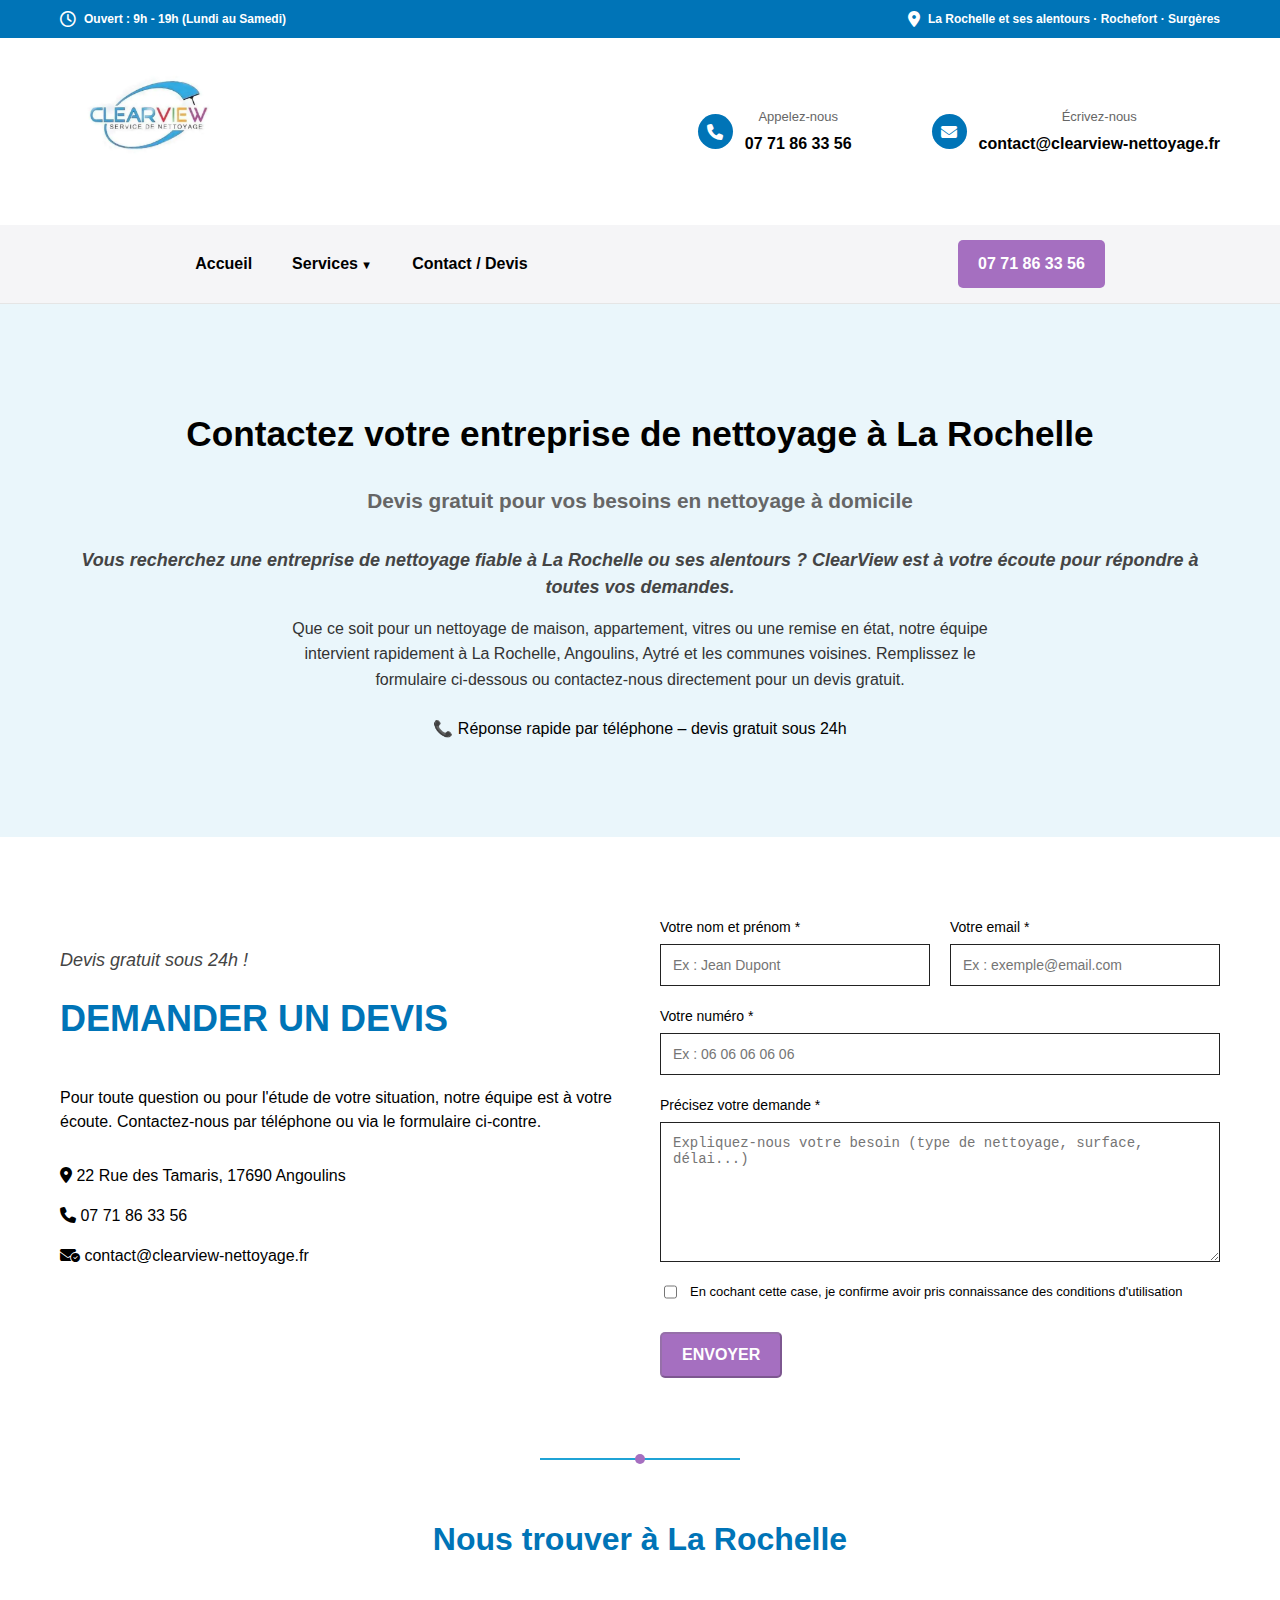
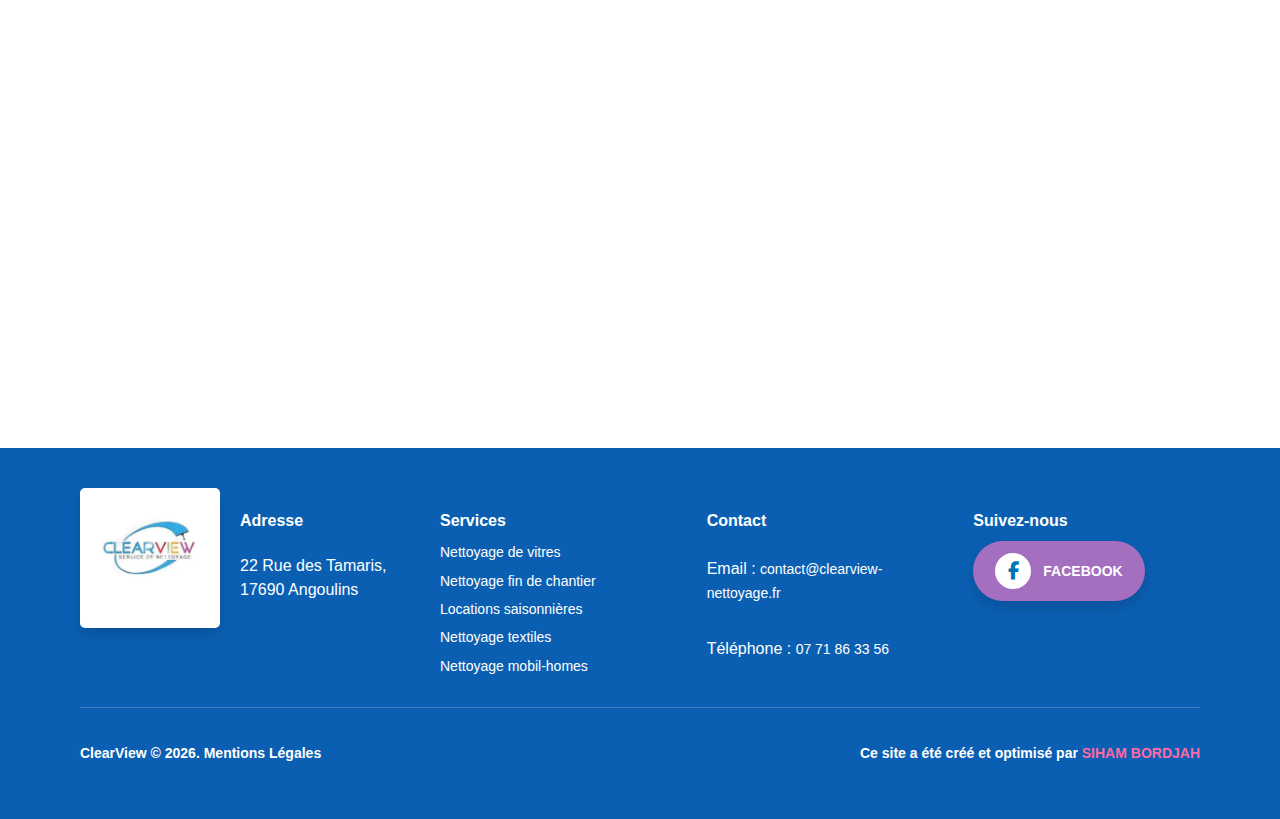
<file: contact.html>
<!DOCTYPE html>
<html lang="fr">
  <head>
    <!-- =========================
       BASE
      ========================== -->
    <meta charset="UTF-8" />
    <meta http-equiv="X-UA-Compatible" content="IE=edge" />
    <meta name="viewport" content="width=device-width, initial-scale=1.0" />

    <!-- =========================
       TITLE (SEO LOCAL)
     ========================== -->
    <title>Contact ClearView Nettoyage à La Rochelle</title>

    <!-- =========================
       CSS
     ========================== -->
    <link rel="stylesheet" href="styles.css" />
    <!-- =========================
       META DESCRIPTION
       ========================== -->
    <meta
      name="description"
      content="Contactez ClearView Nettoyage à La Rochelle pour un devis gratuit. Intervention rapide pour particuliers : maisons, appartements et vitres."
    />

    <!-- =========================
       ROBOTS
       <meta name="robots" content="index, follow" /> apres avoir un domain je change avec ca 
  ========================== -->

    <meta name="robots" content="index, follow" />

    <!-- =========================
       CANONICAL
    ========================== -->
    <link rel="canonical" href="https://clearview-nettoyage.fr/contact" />

    <!-- =========================
       SEO LOCAL GEO
     ========================== -->
    <meta name="geo.region" content="FR-17" />
    <meta name="geo.placename" content="La Rochelle" />
    <meta name="geo.position" content="46.1057;-1.1075" />
    <meta name="ICBM" content="46.1057, -1.1075" />

    <!-- =========================
       OPEN GRAPH
     ========================== -->
    <meta property="og:type" content="website" />

    <meta
      property="og:title"
      content="Contact ClearView Nettoyage à La Rochelle"
    />
    <meta
      property="og:description"
      content="Entreprise de nettoyage pour particuliers à La Rochelle et ses alentours : maisons, appartements et vitres."
    />
    <meta
      property="og:url"
      content="https://clearview-nettoyage.fr/contact.html"
    />
    <meta
      property="og:image"
      content="https://clearview-nettoyage.fr/images/og/og-clearview.jpg"
    />
    <meta property="og:site_name" content="ClearView Nettoyage" />
    <meta property="og:locale" content="fr_FR" />

    <!-- =========================
       TWITTER
  
       ========================== -->
    <meta name="twitter:card" content="summary_large_image" />
    <meta name="twitter:title" content="Contact ClearView Nettoyage" />
    <meta
      name="twitter:description"
      content="Contactez ClearView Nettoyage à La Rochelle pour un devis rapide."
    />
    <meta
      name="twitter:image"
      content="https://clearview-nettoyage.fr/images/og/og-clearview.jpg"
    />

    <!-- =========================
       FAVICONS
    ========================== -->
    <link rel="icon" href="/favicon.ico" />
    <link rel="apple-touch-icon" href="/apple-touch-icon.png" />
    <link
      rel="stylesheet"
      href="https://cdnjs.cloudflare.com/ajax/libs/font-awesome/6.5.1/css/all.min.css"
    />

    <!-- =========================
       PERFORMANCE
  ========================== -->
    <link rel="preconnect" href="https://fonts.googleapis.com" />
    <link rel="preconnect" href="https://fonts.gstatic.com" crossorigin />

    <!-- =========================
       FONT 
    ========================== -->
    <link
      href="https://fonts.googleapis.com/css2?family=Inter:wght@400;600;700&display=swap"
      rel="stylesheet"
    />

    <!-- =========================
       STRUCTURED DATA (GBP MATCH)
    ========================== -->
    <script type="application/ld+json">
      {
        "@context": "https://schema.org",
        "@type": "CleaningService",
        "name": "ClearView Nettoyage",
        "image": "https://clearview-nettoyage.fr/images/logo/logo-clearview.webp",
        "url": "https://clearview-nettoyage.fr/",
        "telephone": "+33771863356",
        "address": {
          "@type": "PostalAddress",
          "streetAddress": "22 Rue des Tamaris",
          "addressCountry": "FR"
        },
        "areaServed": {
          "addressLocality": "Angoulins",
          "postalCode": "17690",
          "@type": "AdministrativeArea",
          "name": "Charente-Maritime"
        },
        "openingHours": "Mo-Sa 08:00-19:00",
        "priceRange": "€€",
        "sameAs": ["https://www.google.com/maps"]
      }
    </script>
  </head>
  <body>
    <!-- Top Bar -->
    <div class="top-bar">
      <div class="top-item">
        <i class="fa-regular fa-clock"></i>
        <span>Ouvert : 9h - 19h (Lundi au Samedi)</span>
      </div>

      <div class="top-item">
        <i class="fa-solid fa-location-dot"></i>
        <span>La Rochelle et ses alentours · Rochefort · Surgères</span>
      </div>
    </div>

    <!-- Header principal -->
    <header class="main-header">
      <!-- Partie contact -->
      <div class="header-contact">
        <!-- Logo -->
        <div class="logo-container">
          <a href="index.html">
            <img
              src="images/logo/logo-clearview.webp"
              alt="ClearView Nettoyage – entreprise de nettoyage professionnel"
              width="180"
              height="80"
            />
          </a>
        </div>
        <div class="contact-info">
          <!-- Téléphone -->
          <a href="tel:0771863356" class="info-item">
            <span class="icon"><i class="fa-solid fa-phone"></i></span>
            <div class="flex-column">
              <small>Appelez-nous</small>
              <strong>07 71 86 33 56</strong>
            </div>
          </a>
          <!-- Email -->
          <a href="mailto:contact@clearview-nettoyage.fr" class="info-item">
            <span class="icon"><i class="fa-solid fa-envelope"></i></span>
            <div class="flex-column">
              <small>Écrivez-nous</small>
              <strong>contact@clearview-nettoyage.fr</strong>
            </div>
          </a>
        </div>
      </div>

      <!-- Partie Menu + bouton -->
      <div class="header-menu">
        <nav class="nav">
          <ul class="menu">
            <li><a href="index.html" class="nav-link">Accueil</a></li>

            <li class="dropdown">
              <a href="index.html#services">Services</a>
              <ul class="submenu">
                <li>
                  <a href="./services/nettoyage-vitres.html"
                    >Nettoyage de vitres</a
                  >
                </li>
                <li>
                  <a href="./services/nettoyage-fin-chantier.html"
                    >Nettoyage fin de chantier</a
                  >
                </li>
                <li>
                  <a href="./services/locations-saisonnieres.html"
                    >Locations saisonnières</a
                  >
                </li>
                <li>
                  <a href="./services/nettoyage-textiles.html"
                    >Nettoyage textiles & moquettes</a
                  >
                </li>
                <li>
                  <a href="./services/nettoyage-mobil-home.html"
                    >Nettoyage mobil-homes</a
                  >
                </li>
                <!-- Services secondaires -->
                <li>
                  <a href="./services/nettoyage-exterieur.html"
                    >Nettoyage extérieur</a
                  >
                </li>
                <li>
                  <a href="./services/lavage-voitures.html">Lavage-voitures</a>
                </li>
                <!-- Services secondaires -->

                <li>
                  <a href="./services/Menage-generale.html">Ménage générale</a>
                </li>
                <li>
                  <a href="./services/location-materiel.html"
                    >Location de matériel</a
                  >
                </li>
              </ul>
            </li>

            <li><a href="./contact.html">Contact / Devis</a></li>
          </ul>
          <!--<a href="#" class="btn">Demander un devis</a>-->
          <a href="tel:07 71 86 33 56" class="btn btn-responsive"
            >07 71 86 33 56</a
          >
          <div class="hamburger">
            <span class="bar"></span>
            <span class="bar"></span>
            <span class="bar"></span>
          </div>
        </nav>
      </div>
    </header>

    <!-- Hero Contact -->
    <section class="hero-contact">
      <div class="container hero-contact-container">
        <div class="hero-contact-content">
          <h1>Contactez votre entreprise de nettoyage à La Rochelle</h1>

          <h2>Devis gratuit pour vos besoins en nettoyage à domicile</h2>

          <p class="subtitle">
            <strong>
              Vous recherchez une entreprise de nettoyage fiable à La Rochelle
              ou ses alentours ? ClearView est à votre écoute pour répondre à
              toutes vos demandes.
            </strong>
          </p>

          <p class="text">
            Que ce soit pour un nettoyage de maison, appartement, vitres ou une
            remise en état, notre équipe intervient rapidement à La Rochelle,
            Angoulins, Aytré et les communes voisines. Remplissez le formulaire
            ci-dessous ou contactez-nous directement pour un devis gratuit.
          </p>
          <p class="contact-highlight">
            📞 Réponse rapide par téléphone – devis gratuit sous 24h
          </p>
        </div>
      </div>
    </section>

    <!-- ===========
     ========================= 
               formulaire de contact
         ================================== -->
    <section class="devis" id="contact">
      <div class="container">
        <div class="devis-container">
          <!-- Colonne gauche -->
          <div class="devis-info">
            <p class="subtitle">Devis gratuit sous 24h !</p>
            <h2>DEMANDER UN DEVIS</h2>

            <div class="bloc-info">
              <p>
                Pour toute question ou pour l'étude de votre situation, notre
                équipe est à votre écoute. Contactez-nous par téléphone ou via
                le formulaire ci-contre.
              </p>
            </div>

            <div class="bloc-info">
              <p>
                <i class="fa-solid fa-location-dot"></i> 22 Rue des Tamaris,
                17690 Angoulins
              </p>
              <p>
                <i class="fa-solid fa-phone"></i>
                <a href="tel:07 71 86 33 56">07 71 86 33 56</a>
              </p>
              <p>
                <i class="fa-solid fa-envelope-circle-check"></i>
                <a href="mailto:contact@clearview-nettoyage.fr">
                  contact@clearview-nettoyage.fr
                </a>
              </p>
            </div>
          </div>

          <!-- Colonne droite -->
          <form
            class="devis-form"
            id="devisForm"
            name="devis"
            method="POST"
            data-netlify="true"
          >
            <input type="hidden" name="form-name" value="devis" />

            <div class="row">
              <div class="field">
                <label>Votre nom et prénom *</label>
                <input
                  type="text"
                  name="nom"
                  required
                  autocomplete="name"
                  placeholder="Ex : Jean Dupont"
                />
              </div>

              <div class="field">
                <label>Votre email *</label>
                <input
                  type="email"
                  name="email"
                  required
                  autocomplete="email"
                  placeholder="Ex : exemple@email.com"
                />
              </div>
            </div>

            <div class="field">
              <label>Votre numéro *</label>
              <input
                type="tel"
                name="telephone"
                required
                inputmode="tel"
                autocomplete="tel"
                placeholder="Ex : 06 06 06 06 06"
              />
            </div>

            <div class="field">
              <label>Précisez votre demande *</label>
              <textarea
                name="message"
                required
                placeholder="Expliquez-nous votre besoin (type de nettoyage, surface, délai...)"
              ></textarea>
            </div>

            <div class="checkbox">
              <input type="checkbox" id="conditions" required />
              <label>
                En cochant cette case, je confirme avoir pris connaissance des
                conditions d'utilisation
              </label>
            </div>

            <button type="submit" class="btn" id="submitBtn" disabled>
              ENVOYER
            </button>
          </form>
        </div>
      </div>
    </section>

    <!-- Séparateur -->
    <section class="separator-section background-separator">
      <span class="separator-line">
        <span class="separator-dot"></span>
      </span>
    </section>

    <!--Carte Google Maps-->
    <section class="map-section">
      <div class="container">
        <h2>Nous trouver à La Rochelle</h2>

        <div class="map-container">
          <iframe
            src="https://www.google.com/maps/embed?pb=!1m18!1m12!1m3!1d5532.050815588544!2d-1.11309281325602!3d46.11040069655444!2m3!1f0!2f0!3f0!3m2!1i1024!2i768!4f13.1!3m3!1m2!1s0x480151e7aa7d73cd%3A0xd9260e8b8505bc0e!2s22%20Rue%20des%20Tamaris%2C%2017690%20Angoulins!5e0!3m2!1sfr!2sfr!4v1769688330930!5m2!1sfr!2sfr"
            width="600"
            height="450"
            style="border: 0"
            allowfullscreen=""
            loading="lazy"
            referrerpolicy="no-referrer-when-downgrade"
          ></iframe>
        </div>
      </div>
    </section>
    <!--footer-->
    <footer class="footer">
      <div class="container">
        <div class="footer-container">
          <!-- Logo -->
          <div class="footer-logo">
            <img
              src="images/logo/logo-clearview.webp"
              alt="logo footer clearview"
            />
            <!-- Adresse -->
            <div class="footer-text">
              <h4>Adresse</h4>
              <p>
                22 Rue des Tamaris,<br />
                17690 Angoulins
              </p>
            </div>
          </div>

          <!-- Services -->
          <div class="footer-block">
            <h4>Services</h4>
            <div class="links">
              <a href="./services/nettoyage-vitres.html">Nettoyage de vitres</a>
              <a href="./services/nettoyage-fin-chantier.html"
                >Nettoyage fin de chantier</a
              >
              <a href="./services/locations-saisonnieres.html"
                >Locations saisonnières</a
              >
              <a href="./services/nettoyage-textiles.html"
                >Nettoyage textiles</a
              >
              <a href="./services/nettoyage-mobil-home.html"
                >Nettoyage mobil-homes</a
              >
            </div>
          </div>

          <!-- Contact -->
          <div class="footer-block">
            <h4>Contact</h4>
            <p>
              Email :
              <a href="mailto:contact@clearview.com" class="email-link"
                >contact@clearview-nettoyage.fr</a
              >
            </p>
            <p>
              Téléphone :
              <a href="tel:07 71 86 33 56" class="phone-link">07 71 86 33 56</a>
            </p>
          </div>
          <!-- reseau sociale -->
          <div class="footer-block social-block">
            <h4>Suivez-nous</h4>

            <a
              href="https://www.facebook.com/profile.php?id=61551986486933&rdid=zqiCCJMrpNKT2reW&share_url=https%3A%2F%2Fwww.facebook.com%2Fshare%2F1B6PWYhnWF%2F#"
              target="_blank"
              class="social-btn"
            >
              <span class="social-icon">
                <i class="fab fa-facebook-f"></i>
              </span>
              <span class="social-text">FACEBOOK</span>
            </a>
          </div>
        </div>

        <!-- LIGNE DU BAS -->
        <!-- Copyright -->
        <div class="footer-copy">
          <p>
            ClearView © 2026.
            <a href="#" target="_parent" class="legal">Mentions Légales</a>
          </p>

          <p>
            Ce site a été créé et optimisé par
            <strong
              ><a
                href="https://www.facebook.com/profile.php?id=61581583340602&locale=fr_FR"
                target="_parent"
                class="createur"
                >SIHAM BORDJAH</a
              ></strong
            >
          </p>
        </div>
      </div>
    </footer>
    <script src="script.js"></script>
  </body>
</html>
</file>
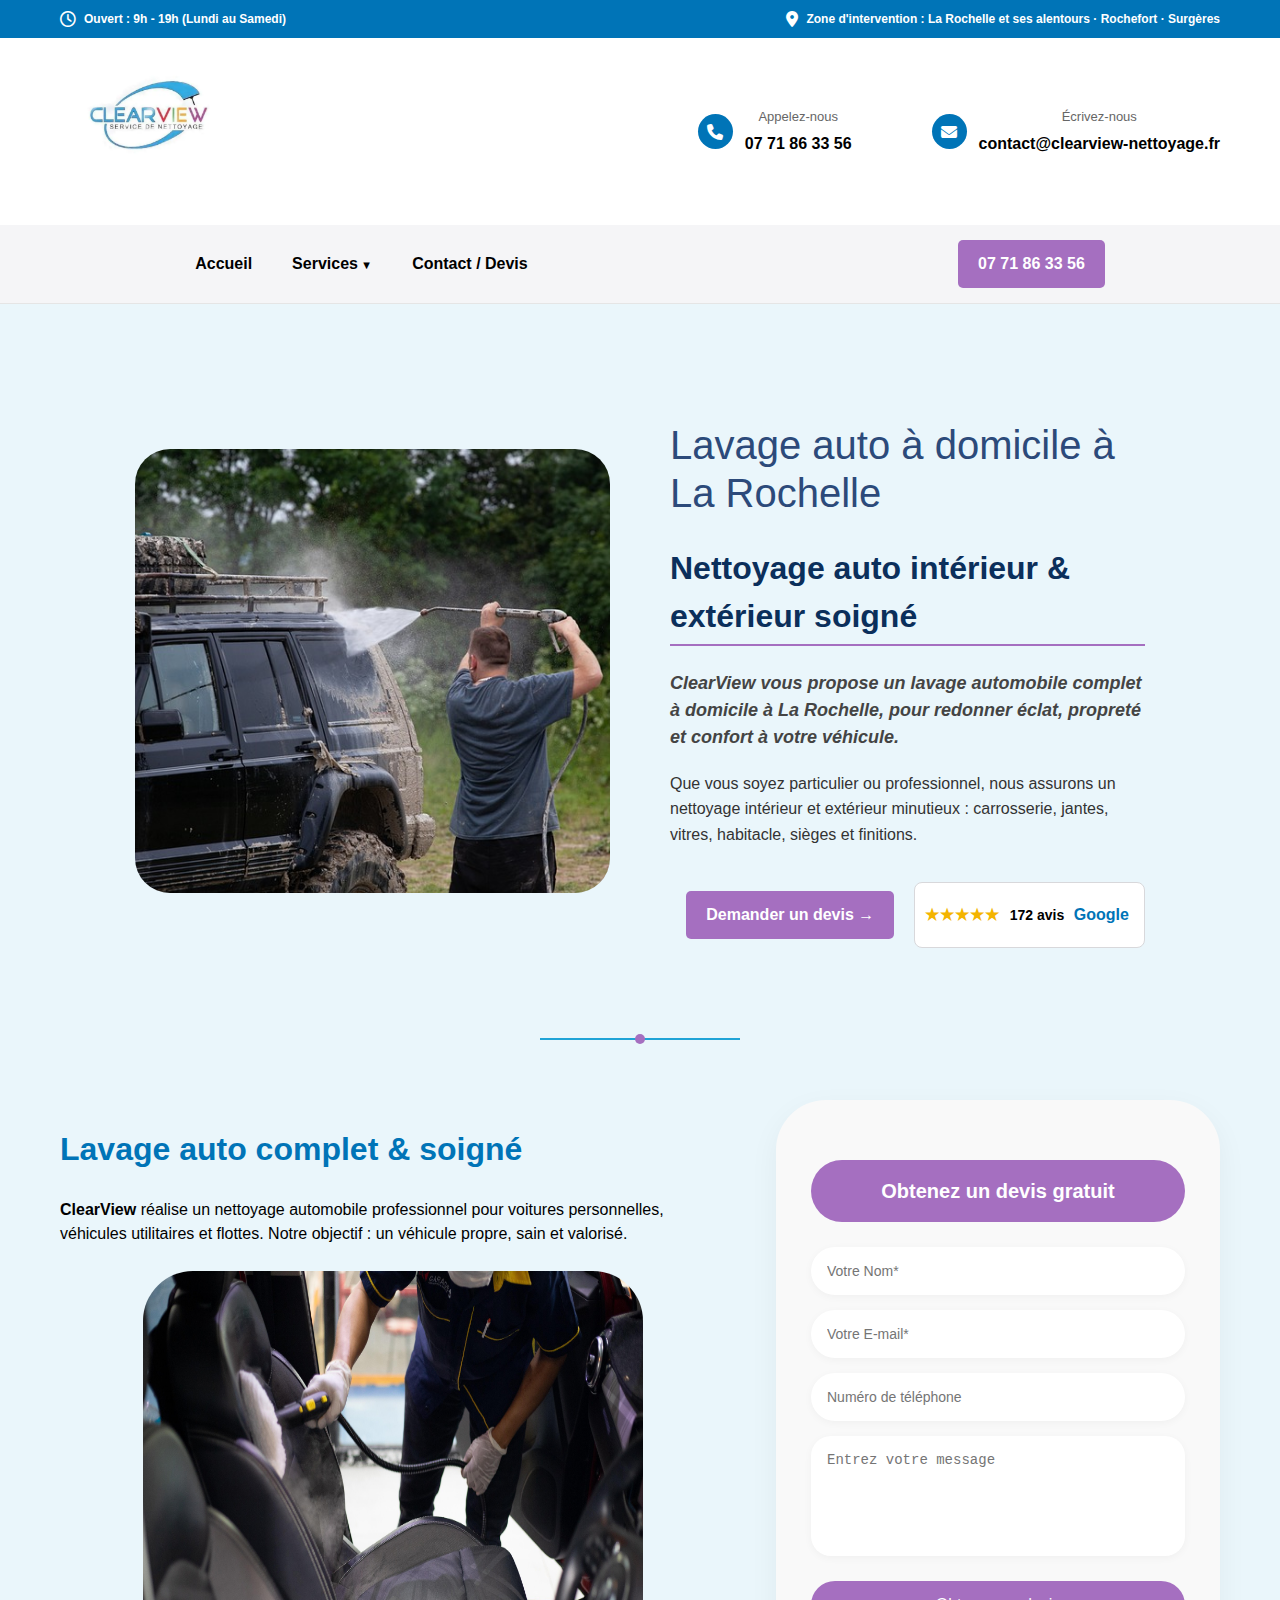
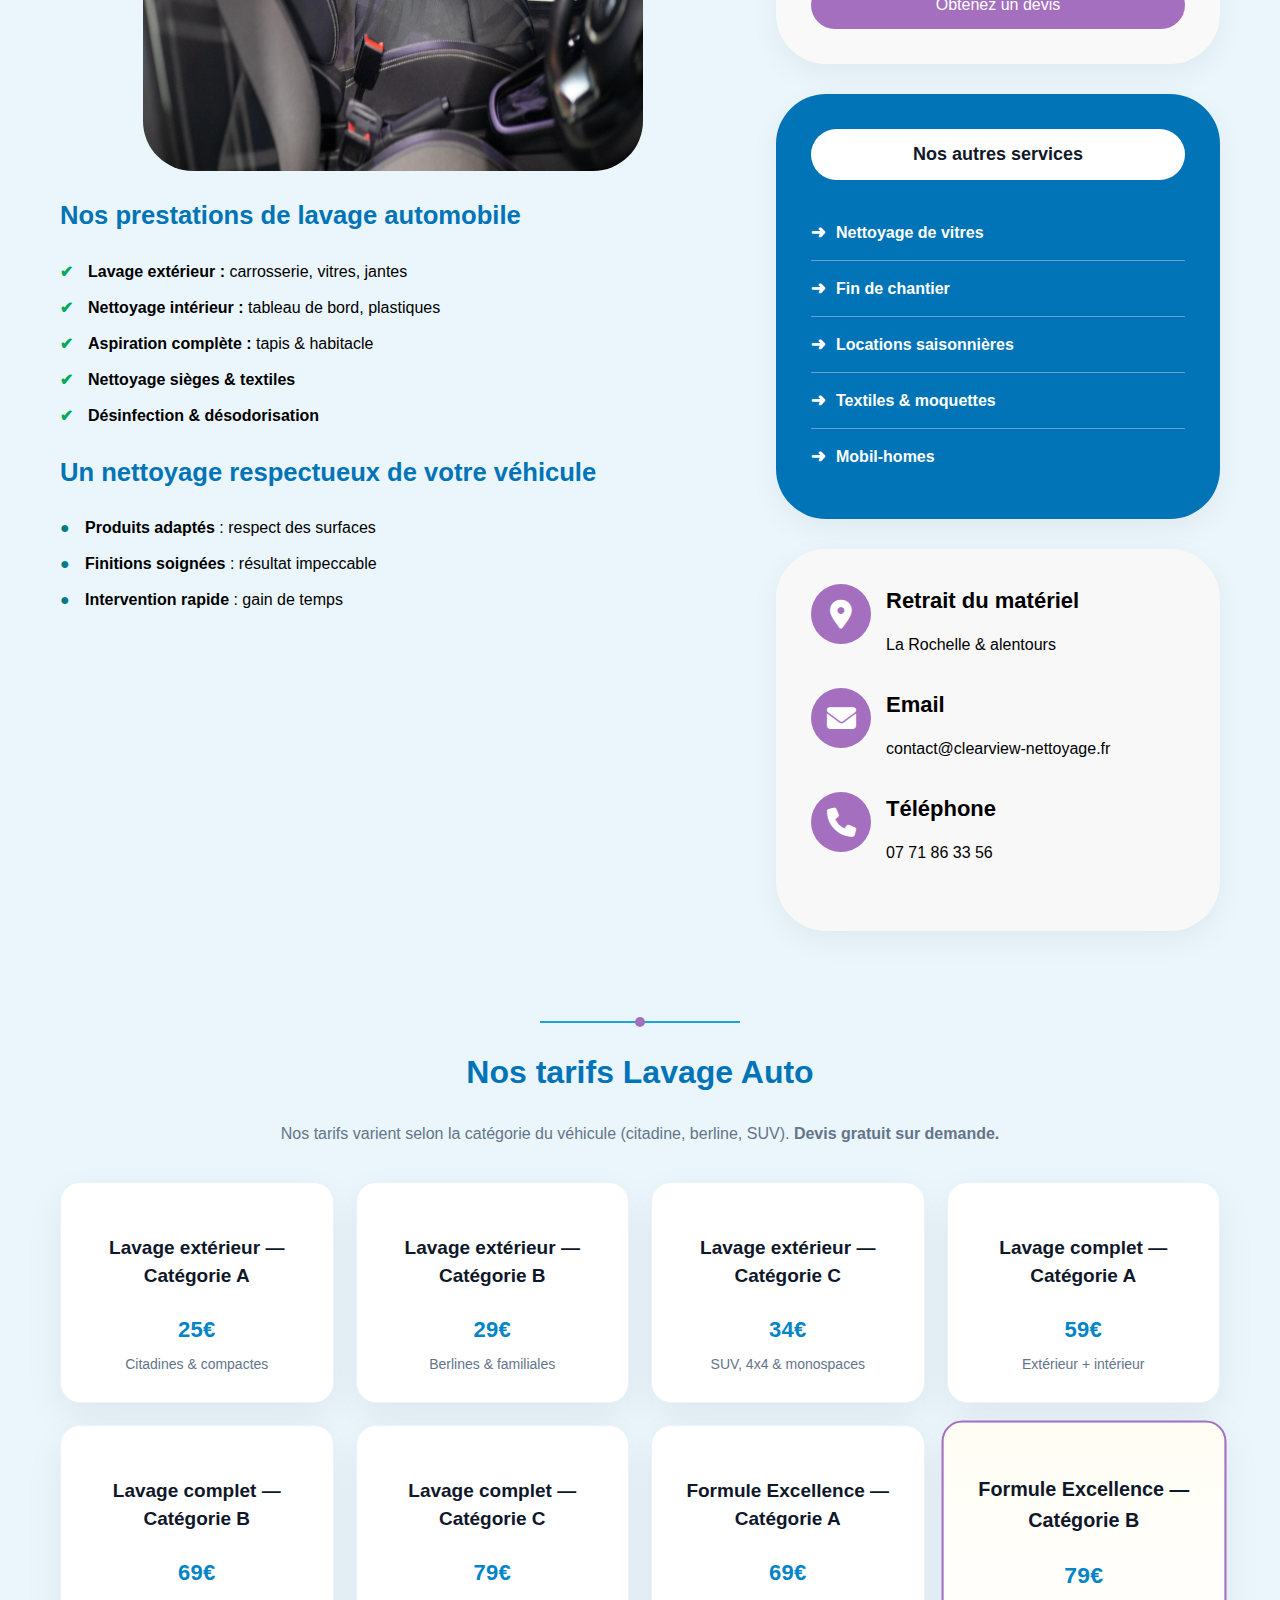
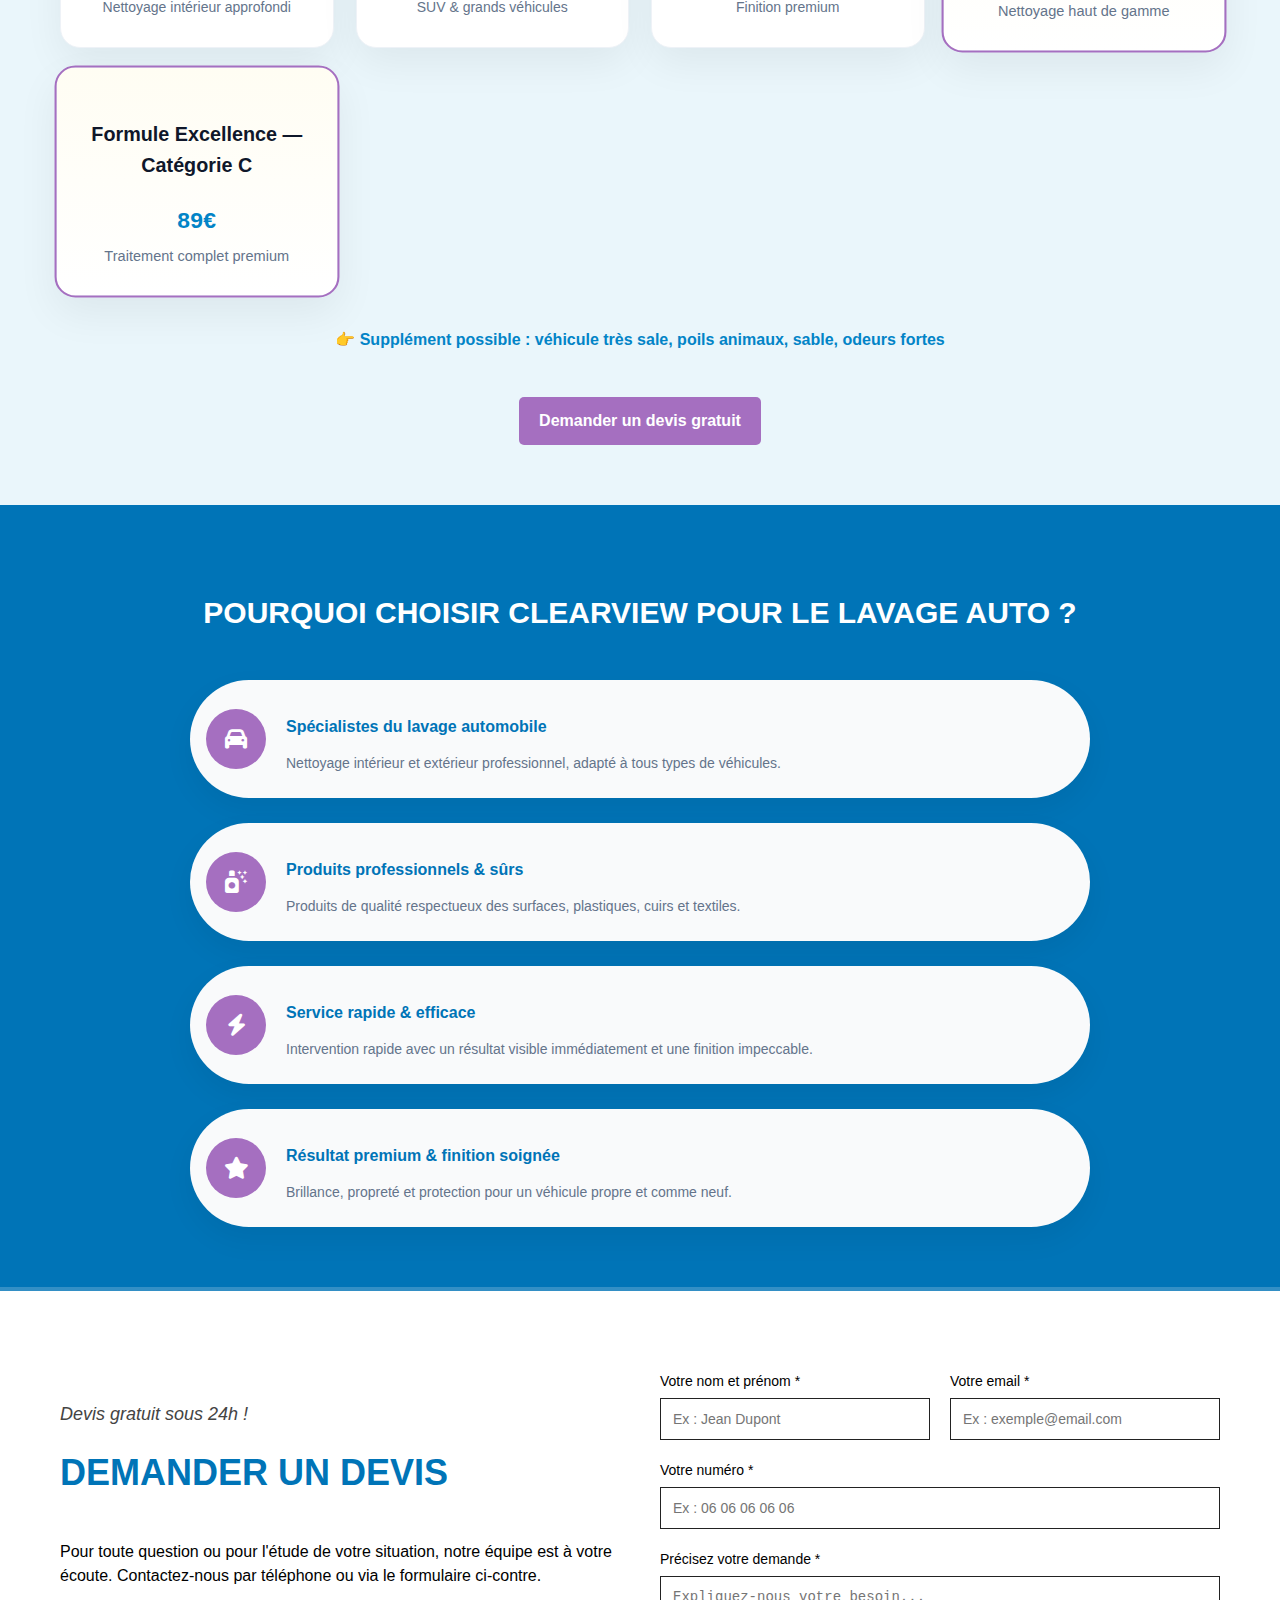
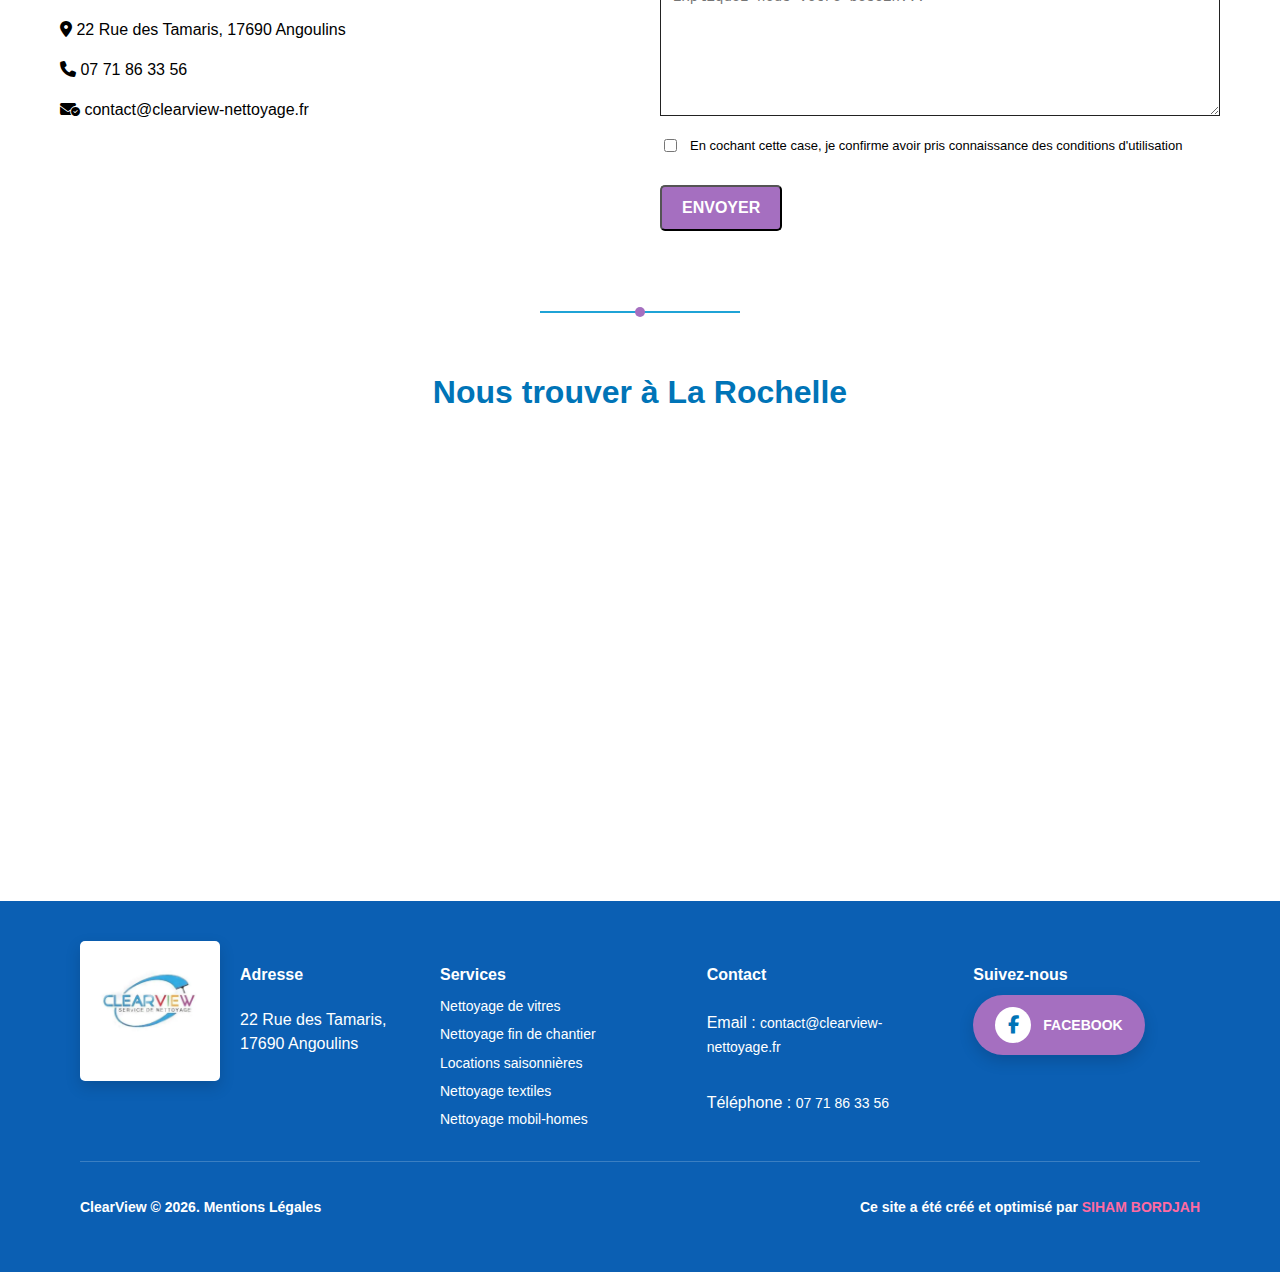
<file: services/lavage-voitures.html>
<!DOCTYPE html>
<html lang="fr">
  <head>
    <head>
      <!-- =========================
       BASE
      ========================== -->
      <meta charset="UTF-8" />
      <meta http-equiv="X-UA-Compatible" content="IE=edge" />
      <meta name="viewport" content="width=device-width, initial-scale=1.0" />

      <!-- =========================
       TITLE (SEO LOCAL)
     ========================== -->
      <title>Lavage voiture professionnel à La Rochelle | ClearView</title>

      <!-- =========================
       META DESCRIPTION
       ========================== -->
      <meta
        name="description"
        content="Lavage voiture intérieur et extérieur à La Rochelle. Nettoyage auto complet, finitions soignées, service professionnel ClearView."
      />
      <!-- CSS -->
      <link rel="stylesheet" href="../styles.css" />

      <!-- ROBOTS
        <meta name="robots" content="index, follow" /> apres avoir un domain je change avec ca -->

      <meta name="robots" content="index, follow" />

      <!-- =========================
       CANONICAL
      ========================== -->
      <link
        rel="canonical"
        href="https://clearviewnettoyage.fr/services/lavage-voitures"
      />

      <!-- =========================
       SEO LOCAL GEO
     ========================== -->
      <meta name="geo.region" content="FR-17" />
      <meta name="geo.placename" content="Angoulins" />
      <meta name="geo.position" content="46.1057;-1.1075" />
      <meta name="ICBM" content="46.1057, -1.1075" />

      <!-- =========================
       OPEN GRAPH
     ========================== -->
      <meta property="og:type" content="website" />
      <meta
        property="og:title"
        content="Lavage voiture à domicile La Rochelle | ClearView"
      />
      <meta
        property="og:description"
        content="Lavage intérieur et extérieur de voiture à La Rochelle, directement à domicile avec produits professionnels."
      />
      <meta
        property="og:url"
        content="https://clearviewnettoyage.fr/services/lavage-voitures"
      />
      <meta
        property="og:image"
        content="https://clearviewnettoyage.fr/images/og/og-clearview.jpg"
      />
      <meta property="og:site_name" content="ClearView Nettoyage" />
      <meta property="og:locale" content="fr_FR" />

      <!-- =========================
       TWITTER
  
       ========================== -->
      <meta name="twitter:card" content="summary_large_image" />
      <meta
        name="twitter:title"
        content="Lavage voiture à domicile à La Rochelle – ClearView"
      />
      <meta
        name="twitter:description"
        content="Lavage intérieur et extérieur de voiture à La Rochelle. Service pratique à domicile."
      />
      <meta
        name="twitter:image"
        content="https://clearviewnettoyage.fr/images/og/og-clearview.jpg"
      />

      <!-- =========================
       FAVICONS
    ========================== -->
      <link rel="icon" type="image/x-icon" href="/favicon_io/favicon.ico" />
      <link
        rel="icon"
        type="image/png"
        sizes="32x32"
        href="/favicon_io/favicon-32x32.png"
      />
      <link
        rel="icon"
        type="image/png"
        sizes="16x16"
        href="/favicon_io/favicon-16x16.png"
      />
      <link
        rel="apple-touch-icon"
        sizes="180x180"
        href="/favicon_io/apple-touch-icon.png"
      />
      <link rel="manifest" href="/favicon_io/site.webmanifest" />
      <!-- =========================
       PERFORMANCE
  ========================== -->
      <link rel="preconnect" href="https://fonts.googleapis.com" />
      <link rel="preconnect" href="https://fonts.gstatic.com" crossorigin />

      <!-- =========================
     GOOGLE FONT
     ========================== -->
      <link
        href="https://fonts.googleapis.com/css2?family=Inter:wght@400;600;700&display=swap"
        rel="stylesheet"
      />

      <!-- =========================
     FONT AWESOME
    ========================== -->
      <link
        rel="stylesheet"
        href="https://cdnjs.cloudflare.com/ajax/libs/font-awesome/6.5.1/css/all.min.css"
      />

      <!-- =========================
       STRUCTURED DATA (GBP MATCH)
    ========================== -->
      <script type="application/ld+json">
        {
          "@context": "https://schema.org",
          "@type": "CleaningService",
          "name": "ClearView Nettoyage",
          "image": "https://clearviewnettoyage.fr/images/logo/logo-clearview.webp",
          "url": "https://www.clearviewnettoyage.fr/",
          "telephone": "+33771863356",
          "address": {
            "@type": "PostalAddress",
            "streetAddress": "22 Rue des Tamaris",
            "addressCountry": "FR"
          },
          "areaServed": {
            "addressLocality": "Angoulins",
            "postalCode": "17690",
            "@type": "AdministrativeArea",
            "name": "Charente-Maritime"
          },
          "openingHours": "Mo-Sa 08:00-19:00",
          "priceRange": "€€",
          "sameAs": ["https://www.google.com/maps"]
        }
      </script>
    </head>
  </head>

  <body>
    <!-- Top Bar -->
    <div class="top-bar">
      <div class="top-item">
        <i class="fa-regular fa-clock"></i>
        <span>Ouvert : 9h - 19h (Lundi au Samedi)</span>
      </div>

      <div class="top-item">
        <i class="fa-solid fa-location-dot"></i>
        <span
          >Zone d'intervention : La Rochelle et ses alentours · Rochefort ·
          Surgères</span
        >
      </div>
    </div>

    <!-- Header principal -->
    <header class="main-header">
      <!-- Partie contact -->
      <div class="header-contact">
        <!-- Logo -->
        <div class="logo-container">
          <a href="index.html">
            <img
              src="../images/logo/logo-clearview.webp"
              alt="ClearView Nettoyage – entreprise de nettoyage professionnel"
              width="180"
              height="80"
            />
          </a>
        </div>
        <div class="contact-info">
          <!-- Téléphone -->
          <a href="tel:0771863356" class="info-item">
            <span class="icon"><i class="fa-solid fa-phone"></i></span>
            <div class="flex-column">
              <small>Appelez-nous</small>
              <strong>07 71 86 33 56</strong>
            </div>
          </a>
          <!-- Email -->
          <a href="mailto:contact@clearview-nettoyage.fr" class="info-item">
            <span class="icon"><i class="fa-solid fa-envelope"></i></span>
            <div class="flex-column">
              <small>Écrivez-nous</small>
              <strong>contact@clearview-nettoyage.fr</strong>
            </div>
          </a>
        </div>
      </div>

      <!-- Partie Menu + bouton -->
      <div class="header-menu">
        <nav class="nav">
          <ul class="menu">
            <li>
              <a href="../index.html" class="nav-link">Accueil</a>
            </li>

            <li class="dropdown">
              <a href="../index.html#services">Services</a>
              <ul class="submenu">
                <li>
                  <a href="../services/nettoyage-vitres.html"
                    >Nettoyage de vitres</a
                  >
                </li>
                <li>
                  <a href="../services/nettoyage-fin-chantier.html"
                    >Nettoyage fin de chantier</a
                  >
                </li>
                <li>
                  <a href="../services/locations-saisonnieres.html"
                    >Locations saisonnières</a
                  >
                </li>
                <li>
                  <a href="./services/nettoyage-textiles.html"
                    >Nettoyage textiles & moquettes</a
                  >
                </li>
                <li>
                  <a href="../services/nettoyage-mobil-home.html"
                    >Nettoyage mobil-homes</a
                  >
                </li>
                <!-- Services secondaires -->
                <li>
                  <a href="../services/nettoyage-exterieur.html"
                    >Nettoyage extérieur</a
                  >
                </li>
                <li>
                  <a href="../services/lavage-voitures.html">Lavage-voitures</a>
                </li>
                <!-- Services secondaires -->

                <li>
                  <a href="../services/Menage-generale.html">Ménage générale</a>
                </li>
                <li>
                  <a href="../services/location-materiel.html"
                    >Location de matériel</a
                  >
                </li>
              </ul>
            </li>

            <li><a href="/contact.html">Contact / Devis</a></li>
          </ul>

          <!--<a href="#" class="btn">Demander un devis</a>-->
          <a href="tel:07 71 86 33 56" class="btn btn-responsive"
            >07 71 86 33 56</a
          >
          <div class="hamburger">
            <span class="bar"></span>
            <span class="bar"></span>
            <span class="bar"></span>
          </div>
        </nav>
      </div>
    </header>

    <!-- Hero Section -->
    <!-- HERO -->
    <section class="hero">
      <div class="container">
        <div class="hero-container">
          <div class="hero-image">
            <img
              src="../images/services/hero-lavage-auto.jpg"
              alt="Lavage auto professionnel"
              width="400"
              height="500"
            />
          </div>

          <div class="hero-content">
            <div class="title">
              <h1>Lavage auto à domicile à La Rochelle</h1>
              <h2>Nettoyage auto intérieur & extérieur soigné</h2>
            </div>

            <p class="subtitle">
              <strong>
                ClearView vous propose un lavage automobile complet à domicile à
                La Rochelle, pour redonner éclat, propreté et confort à votre
                véhicule.
              </strong>
            </p>

            <p class="text">
              Que vous soyez particulier ou professionnel, nous assurons un
              nettoyage intérieur et extérieur minutieux : carrosserie, jantes,
              vitres, habitacle, sièges et finitions.
            </p>

            <div class="bouton">
              <a
                href="https://www.google.com/maps/place/ClearView+Nettoyage/@46.1104571,-1.1107344,17z/data=!3m1!4b1!4m6!3m5!1s0x480151c6457dfef1:0x6563979040e35001!8m2!3d46.1104571!4d-1.1081595!16s%2Fg%2F11kpsmtlbs?entry=ttu&g_ep=EgoyMDI2MDExMy4wIKXMDSoASAFQAw%3D%3D"
                target="_blank"
                rel="noopener noreferrer"
                class="google-reviews-btn"
              >
                <span class="stars">★★★★★</span>
                <span class="reviews-text">172 avis</span>
                <span class="google-logo">Google</span>
              </a>

              <a href="/contact.html" class="btn">Demander un devis →</a>
            </div>
          </div>
        </div>
      </div>
    </section>

    <!-- Séparateur -->
    <section class="separator-section">
      <span class="separator-line">
        <span class="separator-dot"></span>
      </span>
    </section>

    <!--section services nettoyage vitres-->
    <section class="services-section">
      <div class="container">
        <!-- COLONNE GAUCHE -->
        <div class="left">
          <h2>Lavage auto complet & soigné</h2>

          <p class="intro">
            <strong>ClearView</strong> réalise un nettoyage automobile
            professionnel pour voitures personnelles, véhicules utilitaires et
            flottes. Notre objectif : un véhicule propre, sain et valorisé.
          </p>

          <img
            src="../images/services/lavage-auto.jpg"
            class="main-image"
            alt="Nettoyage voiture intérieur"
            width="500"
            height="500"
          />

          <h3>Nos prestations de lavage automobile</h3>

          <ul class="check-list">
            <li>
              <strong>Lavage extérieur :</strong> carrosserie, vitres, jantes
            </li>
            <li>
              <strong>Nettoyage intérieur :</strong> tableau de bord, plastiques
            </li>
            <li><strong>Aspiration complète :</strong> tapis & habitacle</li>
            <li><strong>Nettoyage sièges & textiles</strong></li>
            <li><strong>Désinfection & désodorisation</strong></li>
          </ul>

          <h3>Un nettoyage respectueux de votre véhicule</h3>

          <ul class="icon-list">
            <li><strong>Produits adaptés</strong> : respect des surfaces</li>
            <li><strong>Finitions soignées</strong> : résultat impeccable</li>
            <li><strong>Intervention rapide</strong> : gain de temps</li>
          </ul>
        </div>

        <!-- COLONNE DROITE -->
        <div class="right">
          <!-- DEVIS -->
          <div class="section-card quote-card">
            <h3 class="quote-title">Obtenez un devis gratuit</h3>

            <form
  class="quote-form"
  action="https://formspree.io/f/xdaprdyg"
  method="POST"
>

  <input type="hidden" name="source" value="Page Service" />

  <input type="text" name="nom" placeholder="Votre Nom*" required />

  <input
    type="email"
    name="email"
    placeholder="Votre E-mail*"
    required
  />

  <input
    type="tel"
    name="telephone"
    placeholder="Numéro de téléphone"
  />

  <textarea
    name="message"
    placeholder="Entrez votre message"
  ></textarea>

  <button type="submit">Obtenez un devis</button>

</form>
          </div>

          <!-- AUTRES SERVICES -->
          <div class="section-card other-services-card">
            <div class="other-services-title">Nos autres services</div>

            <ul class="other-services-list">
              <a href="../services/nettoyage-vitres.html"
                ><li>Nettoyage de vitres</li></a
              >
              <a href="../services/nettoyage-fin-chantier.html"
                ><li>Fin de chantier</li></a
              >
              <a href="../services/locations-saisonnieres.html"
                ><li>Locations saisonnières</li></a
              >
              <a href="../services/nettoyage-textiles.html"
                ><li>Textiles & moquettes</li></a
              >
              <a href="../services/nettoyage-mobil-home.html"
                ><li>Mobil-homes</li></a
              >
            </ul>
          </div>
          <!-- CONTACT -->
          <div class="section-card contact-card">
            <div class="contact-item">
              <span class="icon"><i class="fa-solid fa-location-dot"></i></span>
              <div>
                <strong>Retrait du matériel</strong>
                <p>La Rochelle & alentours</p>
              </div>
            </div>

            <div class="contact-item">
              <span class="icon"><i class="fa-solid fa-envelope"></i></span>
              <div>
                <strong>Email</strong>
                <p>contact@clearview-nettoyage.fr</p>
              </div>
            </div>

            <div class="contact-item">
              <span class="icon"><i class="fa-solid fa-phone"></i></span>
              <div>
                <strong>Téléphone</strong>
                <p>07 71 86 33 56</p>
              </div>
            </div>
          </div>
        </div>
      </div>
    </section>

    <!-- Séparateur -->
    <section class="separator-section">
      <span class="separator-line">
        <span class="separator-dot"></span>
      </span>
    </section>

    <!-- TARIFS LAVAGE AUTO -->
    <section class="pricing-section">
      <div class="container">
        <h2>Nos tarifs Lavage Auto</h2>

        <p class="pricing-note">
          Nos tarifs varient selon la catégorie du véhicule (citadine, berline,
          SUV).
          <strong>Devis gratuit sur demande.</strong>
        </p>

        <div class="pricing-grid">
          <div class="price-card">
            <h3>Lavage extérieur — Catégorie A</h3>
            <p class="price-text">25€</p>
            <span>Citadines & compactes</span>
          </div>

          <div class="price-card">
            <h3>Lavage extérieur — Catégorie B</h3>
            <p class="price-text">29€</p>
            <span>Berlines & familiales</span>
          </div>

          <div class="price-card">
            <h3>Lavage extérieur — Catégorie C</h3>
            <p class="price-text">34€</p>
            <span>SUV, 4x4 & monospaces</span>
          </div>

          <div class="price-card">
            <h3>Lavage complet — Catégorie A</h3>
            <p class="price-text">59€</p>
            <span>Extérieur + intérieur</span>
          </div>

          <div class="price-card">
            <h3>Lavage complet — Catégorie B</h3>
            <p class="price-text">69€</p>
            <span>Nettoyage intérieur approfondi</span>
          </div>

          <div class="price-card">
            <h3>Lavage complet — Catégorie C</h3>
            <p class="price-text">79€</p>
            <span>SUV & grands véhicules</span>
          </div>

          <div class="price-card">
            <h3>Formule Excellence — Catégorie A</h3>
            <p class="price-text">69€</p>
            <span>Finition premium</span>
          </div>

          <div class="price-card highlight">
            <h3>Formule Excellence — Catégorie B</h3>
            <p class="price-text">79€</p>
            <span>Nettoyage haut de gamme</span>
          </div>

          <div class="price-card highlight">
            <h3>Formule Excellence — Catégorie C</h3>
            <p class="price-text">89€</p>
            <span>Traitement complet premium</span>
          </div>
        </div>

        <p class="bonus-note">
          👉 Supplément possible : véhicule très sale, poils animaux, sable,
          odeurs fortes
        </p>

        <div class="pricing-cta">
          <a href="/contact.html" class="btn">Demander un devis gratuit</a>
        </div>
      </div>
    </section>

    <!-- section pourquoi nous choisir - LAVAGE AUTO -->
    <section class="why-section">
      <div class="container">
        <h2>POURQUOI CHOISIR CLEARVIEW POUR LE LAVAGE AUTO ?</h2>

        <div class="why-list">
          <div class="why-item">
            <div class="why-icon"><i class="fa-solid fa-car"></i></div>
            <div class="why-text">
              <h3>Spécialistes du lavage automobile</h3>
              <p>
                Nettoyage intérieur et extérieur professionnel, adapté à tous
                types de véhicules.
              </p>
            </div>
          </div>

          <div class="why-item">
            <div class="why-icon">
              <i class="fa-solid fa-spray-can-sparkles"></i>
            </div>
            <div class="why-text">
              <h3>Produits professionnels & sûrs</h3>
              <p>
                Produits de qualité respectueux des surfaces, plastiques, cuirs
                et textiles.
              </p>
            </div>
          </div>

          <div class="why-item">
            <div class="why-icon"><i class="fa-solid fa-bolt"></i></div>
            <div class="why-text">
              <h3>Service rapide & efficace</h3>
              <p>
                Intervention rapide avec un résultat visible immédiatement et
                une finition impeccable.
              </p>
            </div>
          </div>

          <div class="why-item">
            <div class="why-icon"><i class="fa-solid fa-star"></i></div>
            <div class="why-text">
              <h3>Résultat premium & finition soignée</h3>
              <p>
                Brillance, propreté et protection pour un véhicule propre et
                comme neuf.
              </p>
            </div>
          </div>
        </div>
      </div>
    </section>

    <!-- ==================================== 
               formulaire de contact
         ================================== -->
    <section class="devis" id="contact">
      <div class="container">
        <div class="devis-container">
          <!-- Colonne gauche -->
          <div class="devis-info">
            <p class="subtitle">Devis gratuit sous 24h !</p>
            <h2>DEMANDER UN DEVIS</h2>

            <div class="bloc-info">
              <p>
                Pour toute question ou pour l'étude de votre situation, notre
                équipe est à votre écoute. Contactez-nous par téléphone ou via
                le formulaire ci-contre.
              </p>
            </div>

            <div class="bloc-info">
              <p>
                <i class="fa-solid fa-location-dot"></i> 22 Rue des Tamaris,
                17690 Angoulins
              </p>
              <p>
                <i class="fa-solid fa-phone"></i>
                <a href="tel:07 71 86 33 56">07 71 86 33 56</a>
              </p>
              <p>
                <i class="fa-solid fa-envelope-circle-check"></i>
                <a href="mailto:contact@clearview-nettoyage.fr">
                  contact@clearview-nettoyage.fr
                </a>
              </p>
            </div>
          </div>

          <!-- Colonne droite -->
          <form
            class="devis-form"
            id="devisForm"
            action="https://formspree.io/f/xdaprdyg"
            method="POST"
          >
            <div class="row">
              <div class="field">
                <label>Votre nom et prénom *</label>
                <input
                  type="text"
                  name="nom"
                  required
                  placeholder="Ex : Jean Dupont"
                />
              </div>

              <div class="field">
                <label>Votre email *</label>
                <input
                  type="email"
                  name="email"
                  required
                  placeholder="Ex : exemple@email.com"
                />
              </div>
            </div>

            <div class="field">
              <label>Votre numéro *</label>
              <input
                type="tel"
                name="telephone"
                required
                placeholder="Ex : 06 06 06 06 06"
              />
            </div>

            <div class="field">
              <label>Précisez votre demande *</label>
              <textarea
                name="message"
                required
                placeholder="Expliquez-nous votre besoin..."
              ></textarea>
            </div>

            <div class="checkbox">
              <input type="checkbox" id="conditions" required />
              <label>
                En cochant cette case, je confirme avoir pris connaissance des
                conditions d'utilisation
              </label>
            </div>

            <button type="submit" class="btn" id="submitBtn">ENVOYER</button>
          </form>
        </div>
      </div>
    </section>

    <!-- Séparateur -->
    <section class="separator-section background-separator">
      <span class="separator-line">
        <span class="separator-dot"></span>
      </span>
    </section>

    <!--Carte Google Maps-->
    <section class="map-section">
      <div class="container">
        <h2>Nous trouver à La Rochelle</h2>

        <div class="map-container">
          <iframe
            src="https://www.google.com/maps/embed?pb=!1m18!1m12!1m3!1d5532.050815588544!2d-1.11309281325602!3d46.11040069655444!2m3!1f0!2f0!3f0!3m2!1i1024!2i768!4f13.1!3m3!1m2!1s0x480151e7aa7d73cd%3A0xd9260e8b8505bc0e!2s22%20Rue%20des%20Tamaris%2C%2017690%20Angoulins!5e0!3m2!1sfr!2sfr!4v1769688330930!5m2!1sfr!2sfr"
            width="600"
            height="450"
            style="border: 0"
            allowfullscreen=""
            loading="lazy"
            referrerpolicy="no-referrer-when-downgrade"
          ></iframe>
        </div>
      </div>
    </section>

    <!--footer-->
    <footer class="footer">
      <div class="container">
        <div class="footer-container">
          <!-- Logo -->
          <div class="footer-logo">
            <img
              src="/images/logo/logo-clearview.webp"
              alt="logo footer clearview"
            />
            <!-- Adresse -->
            <div class="footer-text">
              <h4>Adresse</h4>
              <p>
                22 Rue des Tamaris,<br />
                17690 Angoulins
              </p>
            </div>
          </div>

          <!-- Services -->
          <div class="footer-block">
            <h4>Services</h4>
            <div class="links">
              <a href="/services/nettoyage-vitres.html">Nettoyage de vitres</a>
              <a href="/services/nettoyage-fin-chantier.html"
                >Nettoyage fin de chantier</a
              >
              <a href="/services/locations-saisonnieres.html"
                >Locations saisonnières</a
              >
              <a href="/services/nettoyage-textiles.html">Nettoyage textiles</a>
              <a href="/services/nettoyage-mobil-home.html"
                >Nettoyage mobil-homes</a
              >
            </div>
          </div>

          <!-- Contact -->
          <div class="footer-block">
            <h4>Contact</h4>
            <p>
              Email :
              <a href="mailto:contact@clearview-nettoyage.fr" class="email-link"
                >contact@clearview-nettoyage.fr</a
              >
            </p>

            <p>
              Téléphone :
              <a href="tel:07 71 86 33 56" class="phone-link">07 71 86 33 56</a>
            </p>
          </div>
          <!-- reseau sociale -->
          <div class="footer-block social-block">
            <h4>Suivez-nous</h4>

            <a
              href="https://www.facebook.com/profile.php?id=61551986486933&rdid=zqiCCJMrpNKT2reW&share_url=https%3A%2F%2Fwww.facebook.com%2Fshare%2F1B6PWYhnWF%2F#"
              target="_blank"
              class="social-btn"
            >
              <span class="social-icon">
                <i class="fab fa-facebook-f"></i>
              </span>
              <span class="social-text">FACEBOOK</span>
            </a>
          </div>
        </div>

        <!-- LIGNE DU BAS -->
        <!-- Copyright -->
        <div class="footer-copy">
          <p>
            ClearView © 2026.
            <a href="#" target="_parent" class="legal">Mentions Légales</a>
          </p>

          <p>
            Ce site a été créé et optimisé par
            <strong
              ><a
                href="https://www.facebook.com/profile.php?id=61581583340602&locale=fr_FR"
                target="_parent"
                class="createur"
                >SIHAM BORDJAH</a
              ></strong
            >
          </p>
        </div>
      </div>
    </footer>

    <script src="../script.js"></script>
  </body>
</html>
</file>
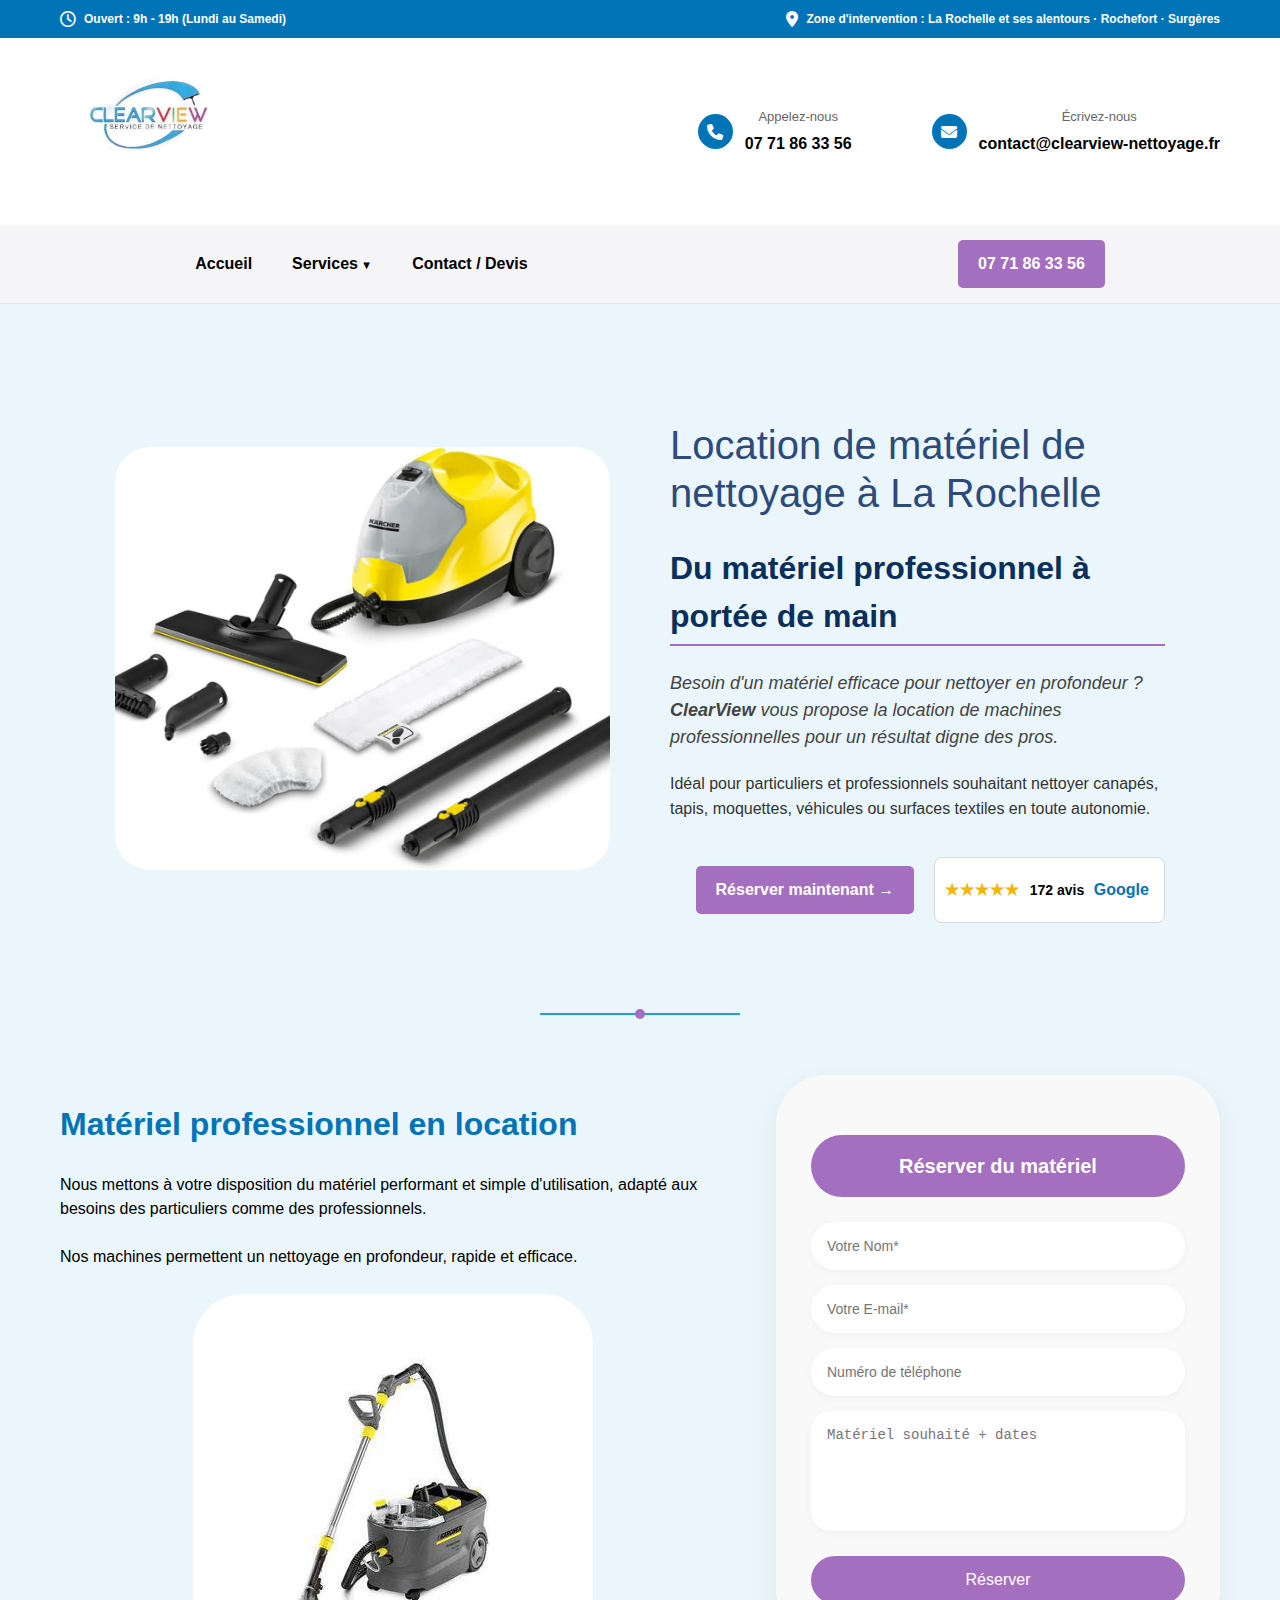
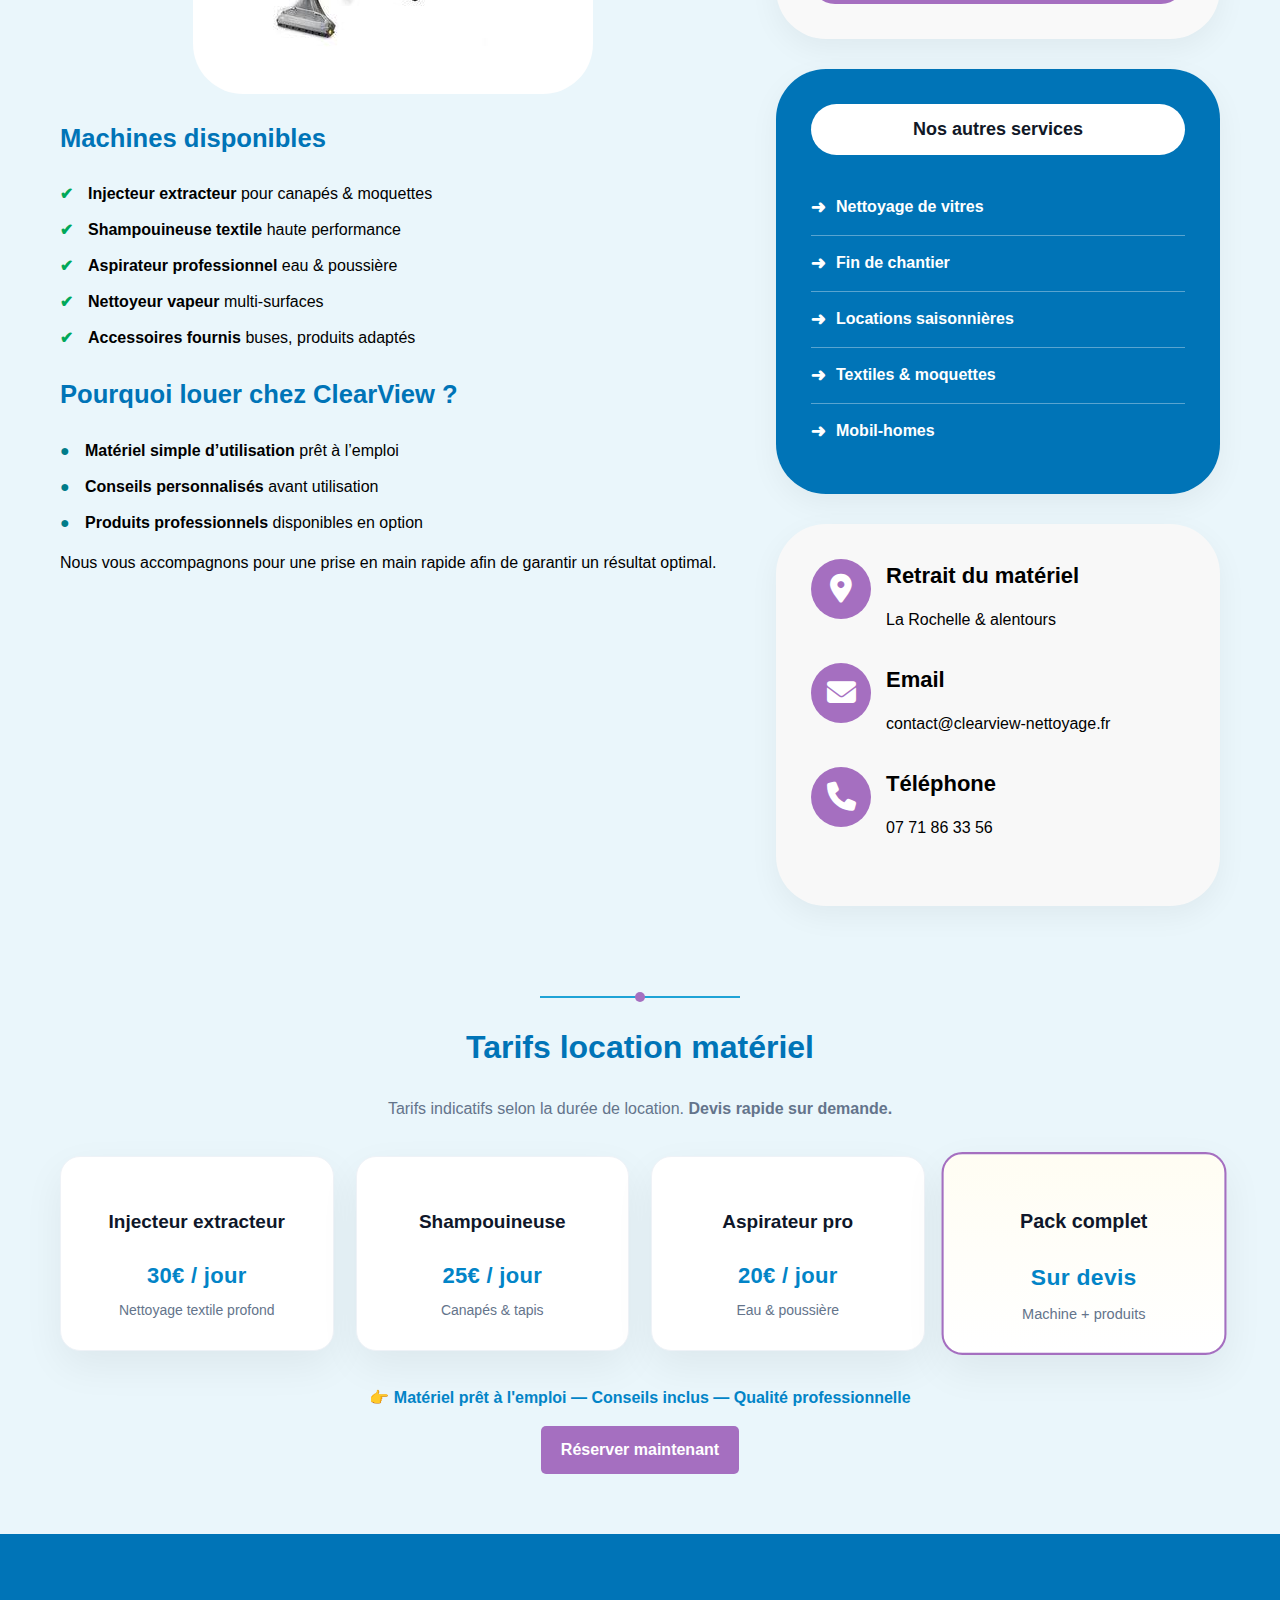
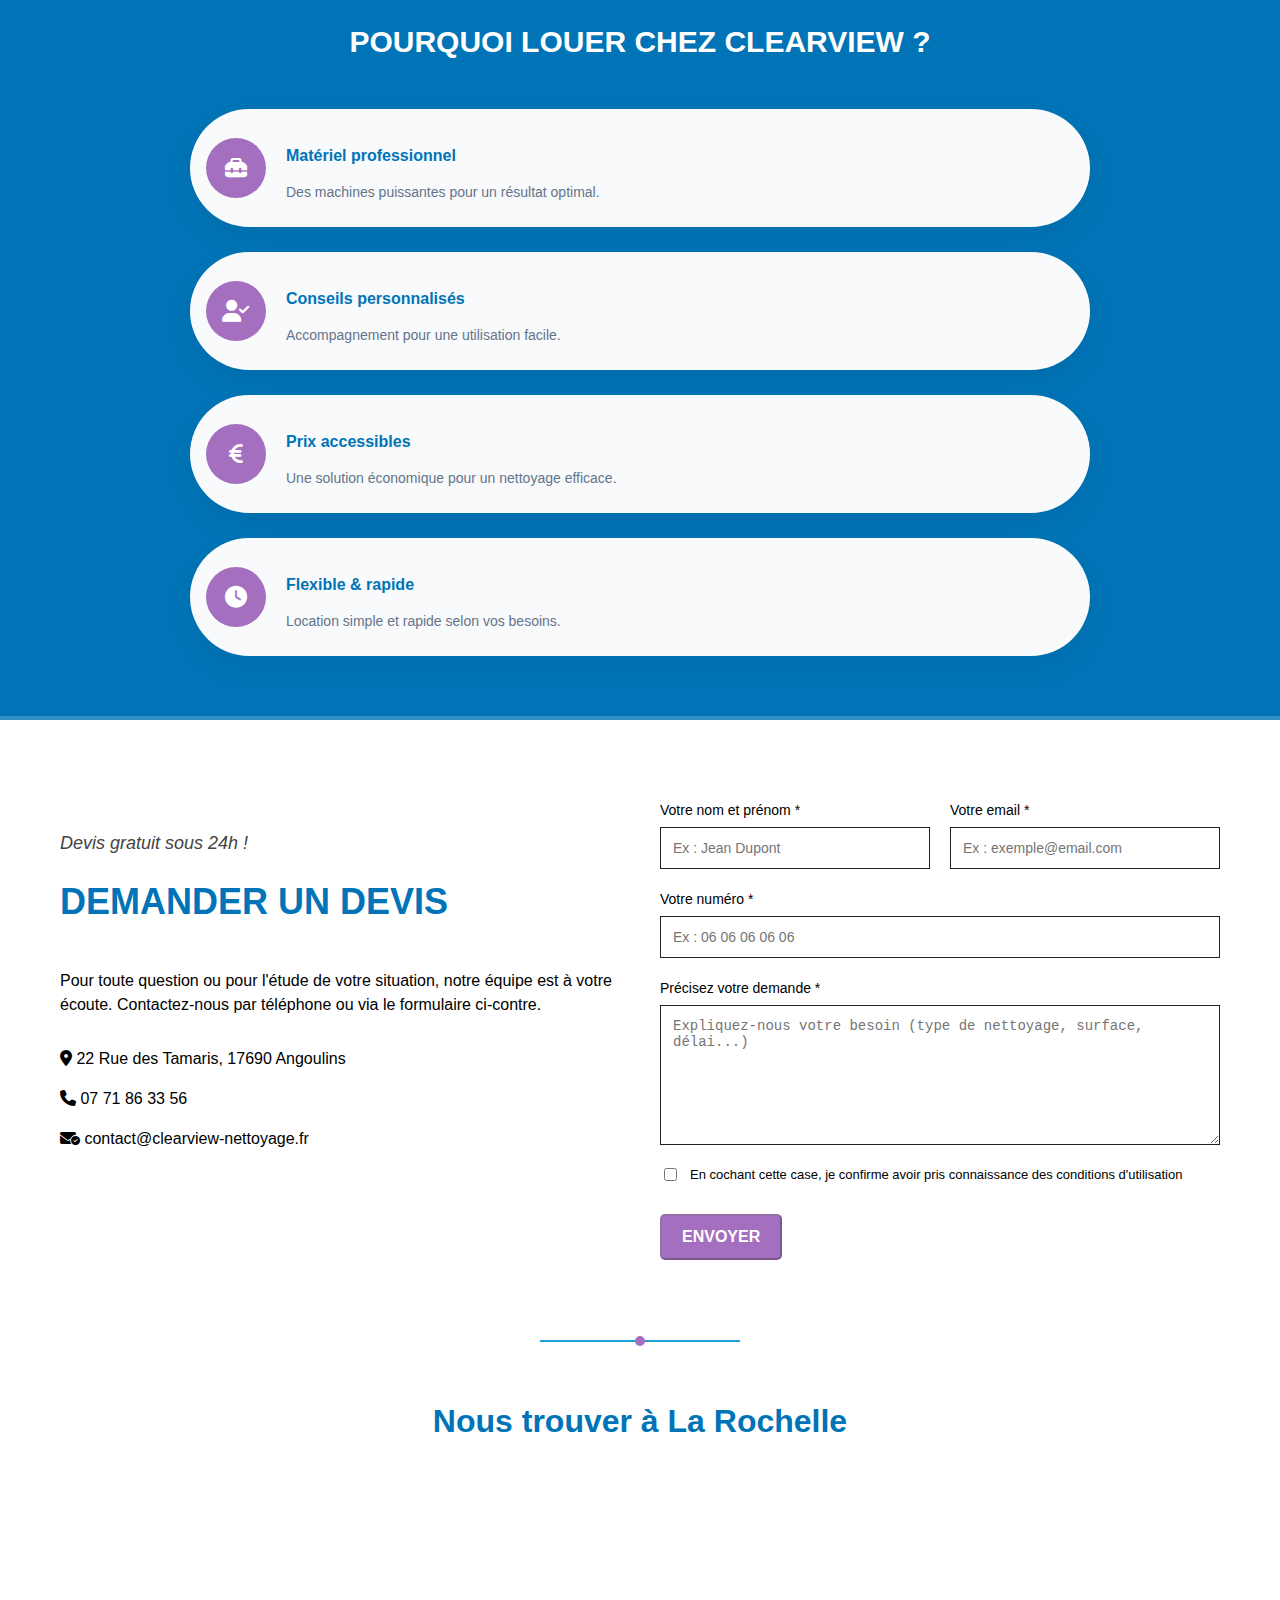
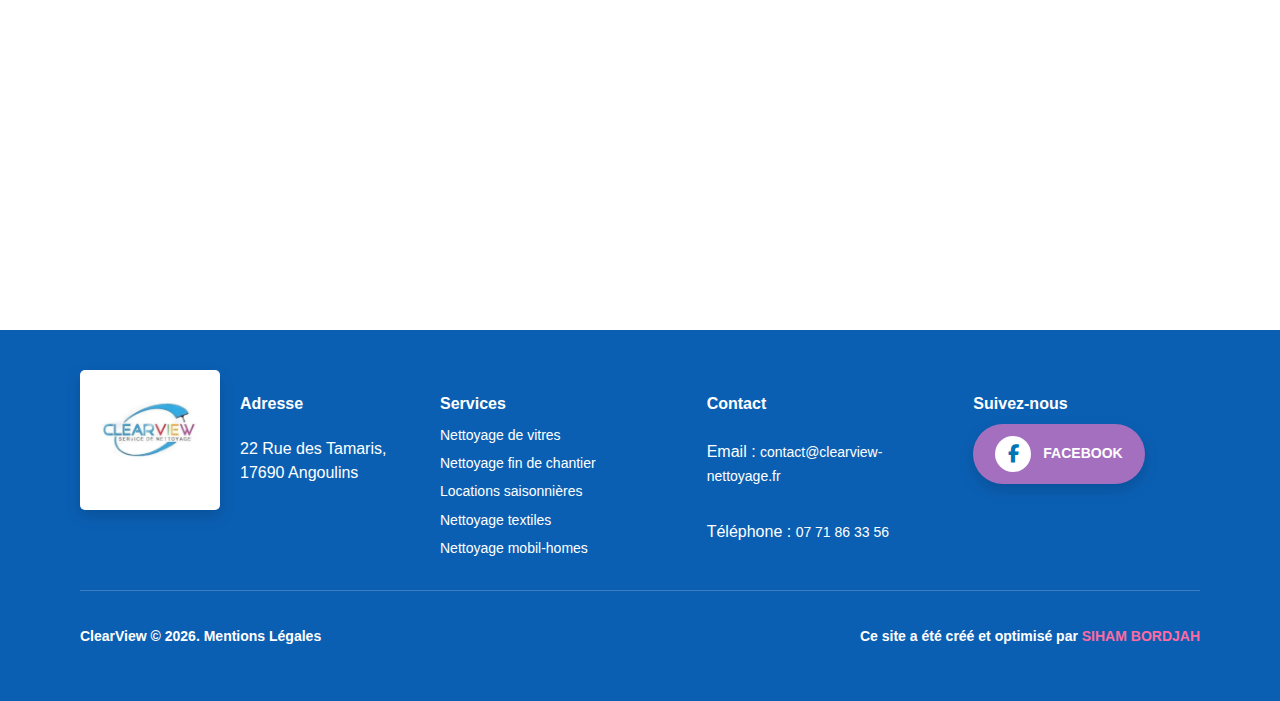
<file: services/location-materiel.html>
<!DOCTYPE html>
<html lang="fr">
  <head>
    <!-- =========================
       BASE
      ========================== -->
    <meta charset="UTF-8" />
    <meta http-equiv="X-UA-Compatible" content="IE=edge" />
    <meta name="viewport" content="width=device-width, initial-scale=1.0" />

    <!-- =========================
       TITLE (SEO LOCAL)
     ========================== -->
    <title>Location de matériel de nettoyage | Service ClearView</title>

    <!-- CSS -->
    <link rel="stylesheet" href="../styles.css" />
    <!-- =========================
       META DESCRIPTION
       ========================== -->
    <meta
      name="description"
      content="Location de matériel de nettoyage professionnel : aspirateurs, injecteurs-extracteurs, nettoyeurs haute pression."
    />

    <!-- ROBOTS
        <meta name="robots" content="index, follow" /> apres avoir un domain je change avec ca -->

    <meta name="robots" content="index, follow" />

    <!-- =========================
       CANONICAL
      ========================== -->
    <link
      rel="canonical"
      href="https://clearviewnettoyage.fr/services/location-materiel"
    />

    <!-- =========================
       SEO LOCAL GEO
     ========================== -->
    <meta name="geo.region" content="FR-17" />
    <meta name="geo.placename" content="Angoulins" />
    <meta name="geo.position" content="46.1057;-1.1075" />
    <meta name="ICBM" content="46.1057, -1.1075" />

    <!-- =========================
       OPEN GRAPH
     ========================== -->
    <meta property="og:type" content="website" />
    <meta
      property="og:title"
      content="Location matériel nettoyage La Rochelle | ClearView"
    />
    <meta
      property="og:description"
      content="Location de matériel de nettoyage professionnel à La Rochelle : injecteurs-extracteurs, aspirateurs et nettoyeurs vapeur."
    />
    <meta
      property="og:url"
      content="https://clearviewnettoyage.fr/services/location-materiel"
    />
    <meta
      property="og:image"
      content="https://clearviewnettoyage.fr/images/og/og-clearview.jpg"
    />
    <meta property="og:site_name" content="ClearView Nettoyage" />
    <meta property="og:locale" content="fr_FR" />

    <!-- =========================
       TWITTER
  
       ========================== -->
    <meta name="twitter:card" content="summary_large_image" />
    <meta
      name="twitter:title"
      content="Location matériel nettoyage à La Rochelle – ClearView"
    />
    <meta
      name="twitter:description"
      content="Location de matériel de nettoyage professionnel à La Rochelle : injecteurs, aspirateurs, nettoyeurs vapeur."
    />
    <meta
      name="twitter:image"
      content="https://clearviewnettoyage.fr/images/og/og-clearview.jpg"
    />

    <!-- =========================
       FAVICONS
    ========================== -->
    <link rel="icon" type="image/x-icon" href="/favicon_io/favicon.ico" />
    <link
      rel="icon"
      type="image/png"
      sizes="32x32"
      href="/favicon_io/favicon-32x32.png"
    />
    <link
      rel="icon"
      type="image/png"
      sizes="16x16"
      href="/favicon_io/favicon-16x16.png"
    />
    <link
      rel="apple-touch-icon"
      sizes="180x180"
      href="/favicon_io/apple-touch-icon.png"
    />
    <link rel="manifest" href="/favicon_io/site.webmanifest" />

    <!-- =========================
       PERFORMANCE
    ========================== -->
    <link rel="preconnect" href="https://fonts.googleapis.com" />
    <link rel="preconnect" href="https://fonts.gstatic.com" crossorigin />

    <!-- =========================
     GOOGLE FONT
    ========================== -->
    <link
      href="https://fonts.googleapis.com/css2?family=Inter:wght@400;600;700&display=swap"
      rel="stylesheet"
    />

    <!-- =========================
     FONT AWESOME
    ========================== -->
    <link
      rel="stylesheet"
      href="https://cdnjs.cloudflare.com/ajax/libs/font-awesome/6.5.1/css/all.min.css"
    />

    <!-- =========================
       STRUCTURED DATA (GBP MATCH)
    ========================== -->
    <script type="application/ld+json">
      {
        "@context": "https://schema.org",
        "@type": "CleaningService",
        "name": "ClearView Nettoyage",
        "image": "https://clearviewnettoyage.fr/images/logo/logo-clearview.webp",
        "url": "https://www.clearviewnettoyage.fr/",
        "telephone": "+33771863356",
        "address": {
          "@type": "PostalAddress",
          "streetAddress": "22 Rue des Tamaris",
          "addressCountry": "FR"
        },
        "areaServed": {
          "addressLocality": "Angoulins",
          "postalCode": "17690",
          "@type": "AdministrativeArea",
          "name": "Charente-Maritime"
        },
        "openingHours": "Mo-Sa 08:00-19:00",
        "priceRange": "€€",
        "sameAs": ["https://www.google.com/maps"]
      }
    </script>
  </head>

  <body>
    <!-- Top Bar -->
    <div class="top-bar">
      <div class="top-item">
        <i class="fa-regular fa-clock"></i>
        <span>Ouvert : 9h - 19h (Lundi au Samedi)</span>
      </div>

      <div class="top-item">
        <i class="fa-solid fa-location-dot"></i>
        <span
          >Zone d'intervention : La Rochelle et ses alentours · Rochefort ·
          Surgères</span
        >
      </div>
    </div>

    <!-- Header principal -->
    <header class="main-header">
      <!-- Partie contact -->
      <div class="header-contact">
        <!-- Logo -->
        <div class="logo-container">
          <a href="index.html">
            <img
              src="../images/logo/logo-clearview.webp"
              alt="ClearView Nettoyage – entreprise de nettoyage professionnel"
              width="180"
              height="80"
            />
          </a>
        </div>
        <div class="contact-info">
          <!-- Téléphone -->
          <a href="tel:0771863356" class="info-item">
            <span class="icon"><i class="fa-solid fa-phone"></i></span>
            <div class="flex-column">
              <small>Appelez-nous</small>
              <strong>07 71 86 33 56</strong>
            </div>
          </a>
          <!-- Email -->
          <a href="mailto:contact@clearview-nettoyage.fr" class="info-item">
            <span class="icon"><i class="fa-solid fa-envelope"></i></span>
            <div class="flex-column">
              <small>Écrivez-nous</small>
              <strong>contact@clearview-nettoyage.fr</strong>
            </div>
          </a>
        </div>
      </div>

      <!-- Partie Menu + bouton -->
      <div class="header-menu">
        <nav class="nav">
          <ul class="menu">
            <li>
              <a href="../index.html" class="nav-link">Accueil</a>
            </li>

            <li class="dropdown">
              <a href="../index.html#services">Services</a>
              <ul class="submenu">
                <li>
                  <a href="../services/nettoyage-vitres.html"
                    >Nettoyage de vitres</a
                  >
                </li>
                <li>
                  <a href="../services/nettoyage-fin-chantier.html"
                    >Nettoyage fin de chantier</a
                  >
                </li>
                <li>
                  <a href="../services/locations-saisonnieres.html"
                    >Locations saisonnières</a
                  >
                </li>
                <li>
                  <a href="../services/nettoyage-textiles.html"
                    >Nettoyage textiles & moquettes</a
                  >
                </li>
                <li>
                  <a href="../services/nettoyage-mobil-home.html"
                    >Nettoyage mobil-homes</a
                  >
                </li>
                <!-- Services secondaires -->
                <li>
                  <a href="../services/nettoyage-exterieur.html"
                    >Nettoyage extérieur</a
                  >
                </li>
                <li>
                  <a href="../services/lavage-voitures.html">Lavage-voitures</a>
                </li>
                <!-- Services secondaires -->

                <li>
                  <a href="../services/Menage-generale.html">Ménage générale</a>
                </li>
                <li>
                  <a href="../services/location-materiel.html"
                    >Location de matériel</a
                  >
                </li>
              </ul>
            </li>

            <li><a href="/contact.html">Contact / Devis</a></li>
          </ul>
          <!--<a href="#" class="btn">Demander un devis</a>-->
          <a href="tel:07 71 86 33 56" class="btn btn-responsive"
            >07 71 86 33 56</a
          >
          <div class="hamburger">
            <span class="bar"></span>
            <span class="bar"></span>
            <span class="bar"></span>
          </div>
        </nav>
      </div>
    </header>

    <!-- Hero Section -->
    <!-- HERO -->
    <section class="hero">
      <div class="hero-container">
        <div class="hero-image">
          <img
            src="../images/services/location-materiel.jpg"
            alt="Location matériel nettoyage"
            width="400"
            height="500"
          />
        </div>

        <div class="hero-content">
          <div class="title">
            <h1>Location de matériel de nettoyage à La Rochelle</h1>
            <h2>Du matériel professionnel à portée de main</h2>
          </div>

          <p class="subtitle">
            Besoin d'un matériel efficace pour nettoyer en profondeur ?
            <strong>ClearView</strong> vous propose la location de machines
            professionnelles pour un résultat digne des pros.
          </p>

          <p class="text">
            Idéal pour particuliers et professionnels souhaitant nettoyer
            canapés, tapis, moquettes, véhicules ou surfaces textiles en toute
            autonomie.
          </p>

          <div class="bouton">
            <a
              href="https://www.google.com/maps/place/ClearView+Nettoyage/@46.1104571,-1.1107344,17z/data=!3m1!4b1!4m6!3m5!1s0x480151c6457dfef1:0x6563979040e35001!8m2!3d46.1104571!4d-1.1081595!16s%2Fg%2F11kpsmtlbs?entry=ttu&g_ep=EgoyMDI2MDExMy4wIKXMDSoASAFQAw%3D%3D"
              target="_blank"
              rel="noopener noreferrer"
              class="google-reviews-btn"
            >
              <span class="stars">★★★★★</span>
              <span class="reviews-text">172 avis</span>
              <span class="google-logo">Google</span>
            </a>

            <a href="/contact.html" class="btn">Réserver maintenant →</a>
          </div>
        </div>
      </div>
    </section>

    <!-- Séparateur -->
    <section class="separator-section">
      <span class="separator-line">
        <span class="separator-dot"></span>
      </span>
    </section>

    <!--section location materiel-->
    <section class="services-section">
      <div class="container">
        <!-- LEFT -->
        <div class="left">
          <h2>Matériel professionnel en location</h2>

          <p class="intro">
            Nous mettons à votre disposition du matériel performant et simple
            d'utilisation, adapté aux besoins des particuliers comme des
            professionnels.
            <br /><br />
            Nos machines permettent un nettoyage en profondeur, rapide et
            efficace.
          </p>

          <img
            src="../images/services/machine-nettoyage.jpg"
            class="main-image"
            alt="Machine nettoyage textile"
          />

          <h3>Machines disponibles</h3>

          <ul class="check-list">
            <li>
              <strong>Injecteur extracteur</strong> pour canapés & moquettes
            </li>
            <li><strong>Shampouineuse textile</strong> haute performance</li>
            <li><strong>Aspirateur professionnel</strong> eau & poussière</li>
            <li><strong>Nettoyeur vapeur</strong> multi-surfaces</li>
            <li>
              <strong>Accessoires fournis</strong> buses, produits adaptés
            </li>
          </ul>

          <h3>Pourquoi louer chez ClearView ?</h3>

          <ul class="icon-list">
            <li>
              <strong>Matériel simple d’utilisation</strong> prêt à l’emploi
            </li>
            <li><strong>Conseils personnalisés</strong> avant utilisation</li>
            <li>
              <strong>Produits professionnels</strong> disponibles en option
            </li>
          </ul>

          <p>
            Nous vous accompagnons pour une prise en main rapide afin de
            garantir un résultat optimal.
          </p>
        </div>

        <!-- RIGHT -->
        <div class="right">
          <!-- CARTE DEVIS -->
          <div class="section-card quote-card">
            <h3 class="quote-title">Réserver du matériel</h3>

            <form
              class="quote-form"
              name="devis-rapide"
              method="POST"
              data-netlify="true"
            >
              <input type="text" name="nom" placeholder="Votre Nom*" required />
              <input
                type="email"
                name="email"
                placeholder="Votre E-mail*"
                required
              />
              <input
                type="tel"
                name="telephone"
                placeholder="Numéro de téléphone"
              />
              <textarea
                name="message"
                placeholder="Matériel souhaité + dates"
              ></textarea>

              <button type="submit">Réserver</button>
            </form>
          </div>

          <!-- OTHER SERVICES -->
          <div class="section-card other-services-card">
            <div class="other-services-title">Nos autres services</div>

            <ul class="other-services-list">
              <a href="nettoyage-vitres.html"><li>Nettoyage de vitres</li></a>
              <a href="nettoyage-fin-chantier.html"><li>Fin de chantier</li></a>
              <a href="locations-saisonnieres.html"
                ><li>Locations saisonnières</li></a
              >
              <a href="nettoyage-textiles.html"
                ><li>Textiles & moquettes</li></a
              >
              <a href="nettoyage-mobil-home.html"><li>Mobil-homes</li></a>
            </ul>
          </div>

          <!-- CONTACT -->
          <div class="section-card contact-card">
            <div class="contact-item">
              <span class="icon"><i class="fa-solid fa-location-dot"></i></span>
              <div>
                <strong>Retrait du matériel</strong>
                <p>La Rochelle & alentours</p>
              </div>
            </div>

            <div class="contact-item">
              <span class="icon"><i class="fa-solid fa-envelope"></i></span>
              <div>
                <strong>Email</strong>
                <p>contact@clearview-nettoyage.fr</p>
              </div>
            </div>

            <div class="contact-item">
              <span class="icon"><i class="fa-solid fa-phone"></i></span>
              <div>
                <strong>Téléphone</strong>
                <p>07 71 86 33 56</p>
              </div>
            </div>
          </div>
        </div>
      </div>
    </section>

    <!-- Séparateur -->
    <section class="separator-section">
      <span class="separator-line">
        <span class="separator-dot"></span>
      </span>
    </section>

    <!--PRICING-->
    <section class="pricing-section">
      <div class="container">
        <h2>Tarifs location matériel</h2>

        <p class="pricing-note">
          Tarifs indicatifs selon la durée de location.
          <strong>Devis rapide sur demande.</strong>
        </p>

        <div class="pricing-grid">
          <div class="price-card">
            <h3>Injecteur extracteur</h3>
            <p class="price-text">30€ / jour</p>
            <span>Nettoyage textile profond</span>
          </div>

          <div class="price-card">
            <h3>Shampouineuse</h3>
            <p class="price-text">25€ / jour</p>
            <span>Canapés & tapis</span>
          </div>

          <div class="price-card">
            <h3>Aspirateur pro</h3>
            <p class="price-text">20€ / jour</p>
            <span>Eau & poussière</span>
          </div>

          <div class="price-card highlight">
            <h3>Pack complet</h3>
            <p class="price-text">Sur devis</p>
            <span>Machine + produits</span>
          </div>
        </div>

        <p class="bonus-note">
          👉 Matériel prêt à l'emploi — Conseils inclus — Qualité
          professionnelle
        </p>

        <a href="/contact.html" class="btn">Réserver maintenant</a>
      </div>
    </section>

    <!-- WHY -->
    <section class="why-section">
      <div class="container">
        <h2>POURQUOI LOUER CHEZ CLEARVIEW ?</h2>

        <div class="why-list">
          <div class="why-item">
            <div class="why-icon"><i class="fa-solid fa-toolbox"></i></div>
            <div class="why-text">
              <h3>Matériel professionnel</h3>
              <p>Des machines puissantes pour un résultat optimal.</p>
            </div>
          </div>

          <div class="why-item">
            <div class="why-icon"><i class="fa-solid fa-user-check"></i></div>
            <div class="why-text">
              <h3>Conseils personnalisés</h3>
              <p>Accompagnement pour une utilisation facile.</p>
            </div>
          </div>

          <div class="why-item">
            <div class="why-icon"><i class="fa-solid fa-euro-sign"></i></div>
            <div class="why-text">
              <h3>Prix accessibles</h3>
              <p>Une solution économique pour un nettoyage efficace.</p>
            </div>
          </div>

          <div class="why-item">
            <div class="why-icon"><i class="fa-solid fa-clock"></i></div>
            <div class="why-text">
              <h3>Flexible & rapide</h3>
              <p>Location simple et rapide selon vos besoins.</p>
            </div>
          </div>
        </div>
      </div>
    </section>

    <!-- ==================================== 
               formulaire de contact
         ================================== -->
    <section class="devis" id="contact">
      <div class="container">
        <div class="devis-container">
          <!-- Colonne gauche -->
          <div class="devis-info">
            <p class="subtitle">Devis gratuit sous 24h !</p>
            <h2>DEMANDER UN DEVIS</h2>

            <div class="bloc-info">
              <p>
                Pour toute question ou pour l'étude de votre situation, notre
                équipe est à votre écoute. Contactez-nous par téléphone ou via
                le formulaire ci-contre.
              </p>
            </div>

            <div class="bloc-info">
              <p>
                <i class="fa-solid fa-location-dot"></i> 22 Rue des Tamaris,
                17690 Angoulins
              </p>
              <p>
                <i class="fa-solid fa-phone"></i>
                <a href="tel:07 71 86 33 56">07 71 86 33 56</a>
              </p>
              <p>
                <i class="fa-solid fa-envelope-circle-check"></i>
                <a href="mailto:contact@clearview-nettoyage.fr">
                  contact@clearview-nettoyage.fr
                </a>
              </p>
            </div>
          </div>

          <!-- Colonne droite -->
          <form
            class="devis-form"
            id="devisForm"
            name="devis-contact"
            method="POST"
            data-netlify="true"
          >
            <input type="hidden" name="form-name" value="devis-contact" />

            <div class="row">
              <div class="field">
                <label>Votre nom et prénom *</label>
                <input
                  type="text"
                  name="nom"
                  required
                  autocomplete="name"
                  placeholder="Ex : Jean Dupont"
                />
              </div>

              <div class="field">
                <label>Votre email *</label>
                <input
                  type="email"
                  name="email"
                  required
                  autocomplete="email"
                  placeholder="Ex : exemple@email.com"
                />
              </div>
            </div>

            <div class="field">
              <label>Votre numéro *</label>
              <input
                type="tel"
                name="telephone"
                required
                inputmode="tel"
                autocomplete="tel"
                placeholder="Ex : 06 06 06 06 06"
              />
            </div>

            <div class="field">
              <label>Précisez votre demande *</label>
              <textarea
                name="message"
                required
                placeholder="Expliquez-nous votre besoin (type de nettoyage, surface, délai...)"
              ></textarea>
            </div>

            <div class="checkbox">
              <input type="checkbox" id="conditions" required />
              <label>
                En cochant cette case, je confirme avoir pris connaissance des
                conditions d'utilisation
              </label>
            </div>

            <button type="submit" class="btn" id="submitBtn" disabled>
              ENVOYER
            </button>
          </form>
        </div>
      </div>
    </section>

    <!-- Séparateur -->
    <section class="separator-section background-separator">
      <span class="separator-line">
        <span class="separator-dot"></span>
      </span>
    </section>

    <!--Carte Google Maps-->
    <section class="map-section">
      <div class="container">
        <h2>Nous trouver à La Rochelle</h2>

        <div class="map-container">
          <iframe
            src="https://www.google.com/maps/embed?pb=!1m18!1m12!1m3!1d5532.050815588544!2d-1.11309281325602!3d46.11040069655444!2m3!1f0!2f0!3f0!3m2!1i1024!2i768!4f13.1!3m3!1m2!1s0x480151e7aa7d73cd%3A0xd9260e8b8505bc0e!2s22%20Rue%20des%20Tamaris%2C%2017690%20Angoulins!5e0!3m2!1sfr!2sfr!4v1769688330930!5m2!1sfr!2sfr"
            width="600"
            height="450"
            style="border: 0"
            allowfullscreen=""
            loading="lazy"
            referrerpolicy="no-referrer-when-downgrade"
          ></iframe>
        </div>
      </div>
    </section>

    <!--footer-->
    <footer class="footer">
      <div class="container">
        <div class="footer-container">
          <!-- Logo -->
          <div class="footer-logo">
            <img
              src="/images/logo/logo-clearview.webp"
              alt="logo footer clearview"
            />
            <!-- Adresse -->
            <div class="footer-text">
              <h4>Adresse</h4>
              <p>
                22 Rue des Tamaris,<br />
                17690 Angoulins
              </p>
            </div>
          </div>

          <!-- Services -->
          <div class="footer-block">
            <h4>Services</h4>
            <div class="links">
              <a href="/services/nettoyage-vitres.html">Nettoyage de vitres</a>
              <a href="/services/nettoyage-fin-chantier.html"
                >Nettoyage fin de chantier</a
              >
              <a href="/services/locations-saisonnieres.html"
                >Locations saisonnières</a
              >
              <a href="/services/nettoyage-textiles.html">Nettoyage textiles</a>
              <a href="/services/nettoyage-mobil-home.html"
                >Nettoyage mobil-homes</a
              >
            </div>
          </div>

          <!-- Contact -->
          <div class="footer-block">
            <h4>Contact</h4>
            <p>
              Email :
              <a href="mailto:contact@clearview-nettoyage.fr" class="email-link"
                >contact@clearview-nettoyage.fr</a
              >
            </p>

            <p>
              Téléphone :
              <a href="tel:07 71 86 33 56" class="phone-link">07 71 86 33 56</a>
            </p>
          </div>
          <!-- reseau sociale -->
          <div class="footer-block social-block">
            <h4>Suivez-nous</h4>

            <a
              href="https://www.facebook.com/profile.php?id=61551986486933&rdid=zqiCCJMrpNKT2reW&share_url=https%3A%2F%2Fwww.facebook.com%2Fshare%2F1B6PWYhnWF%2F#"
              target="_blank"
              class="social-btn"
            >
              <span class="social-icon">
                <i class="fab fa-facebook-f"></i>
              </span>
              <span class="social-text">FACEBOOK</span>
            </a>
          </div>
        </div>

        <!-- LIGNE DU BAS -->
        <!-- Copyright -->
        <div class="footer-copy">
          <p>
            ClearView © 2026.
            <a href="#" target="_parent" class="legal">Mentions Légales</a>
          </p>

          <p>
            Ce site a été créé et optimisé par
            <strong
              ><a
                href="https://www.facebook.com/profile.php?id=61581583340602&locale=fr_FR"
                target="_parent"
                class="createur"
                >SIHAM BORDJAH</a
              ></strong
            >
          </p>
        </div>
      </div>
    </footer>

    <script src="../script.js"></script>
  </body>
</html>
</file>
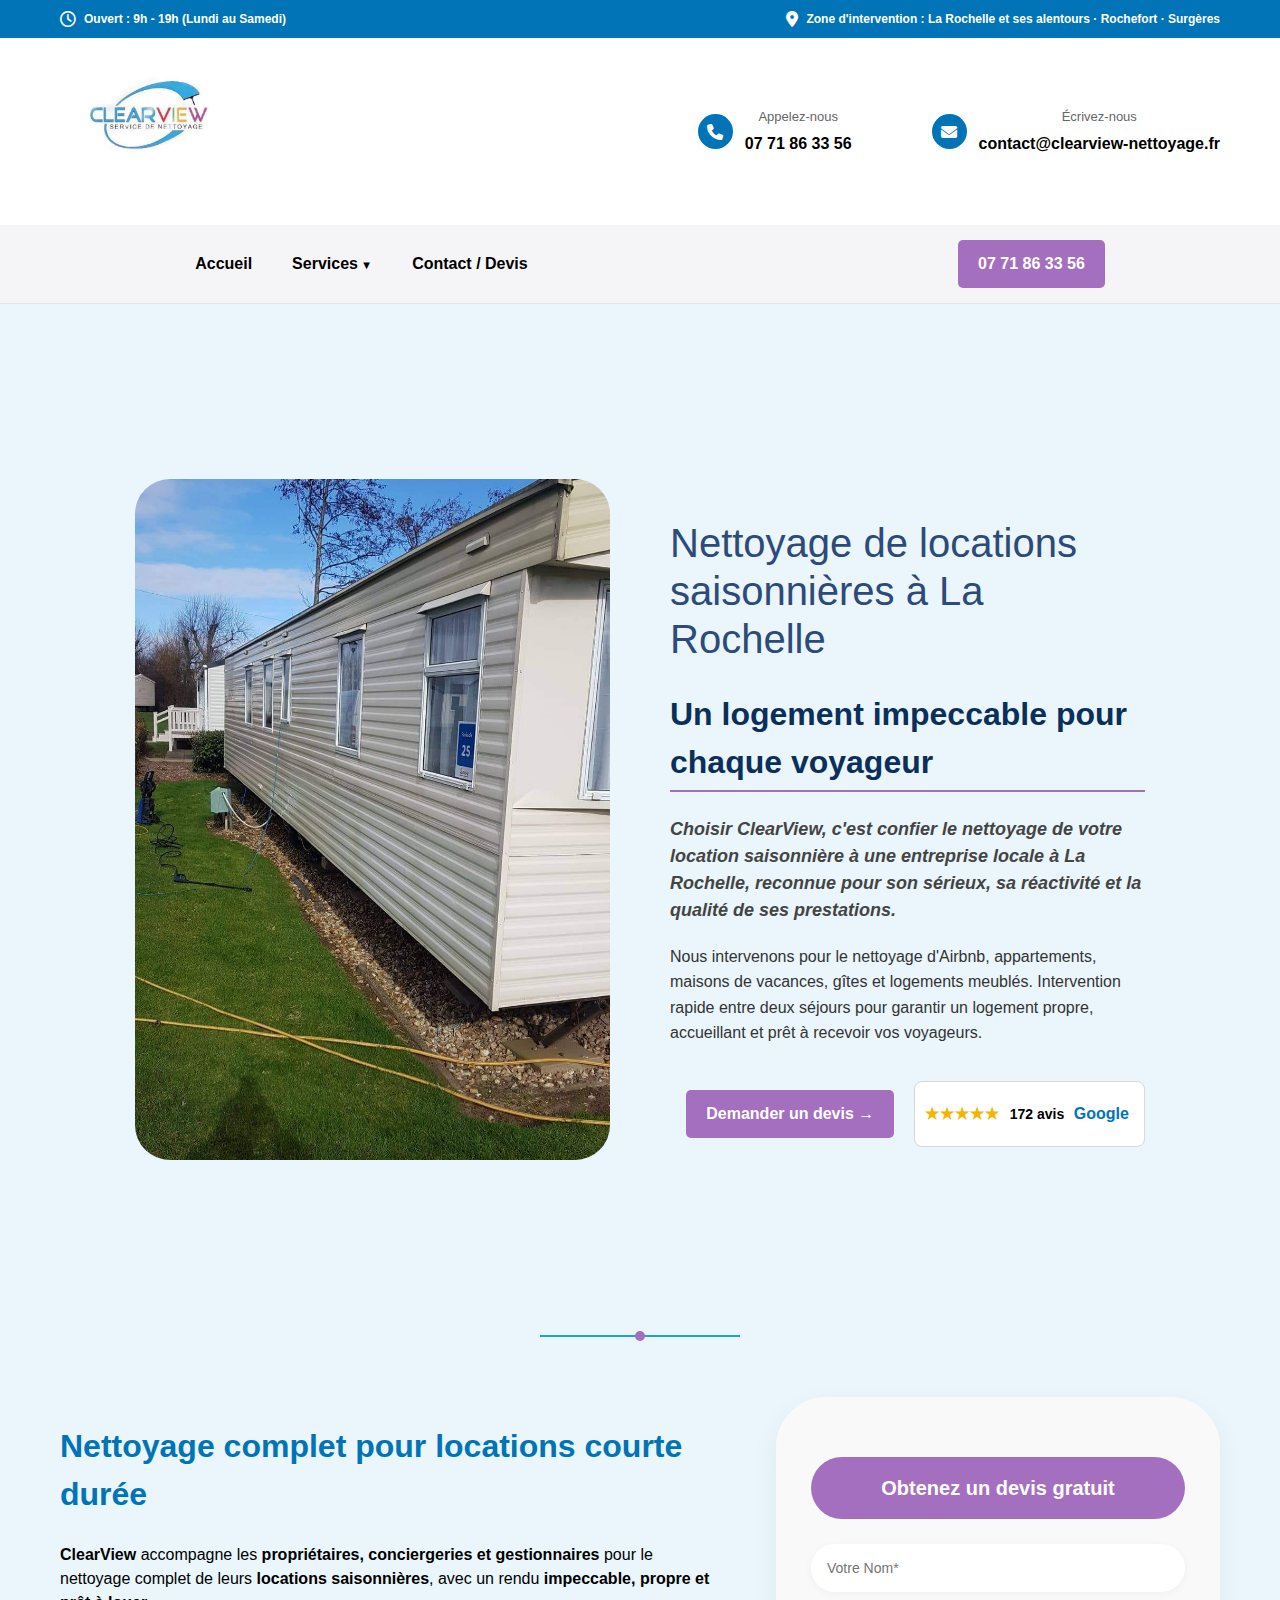
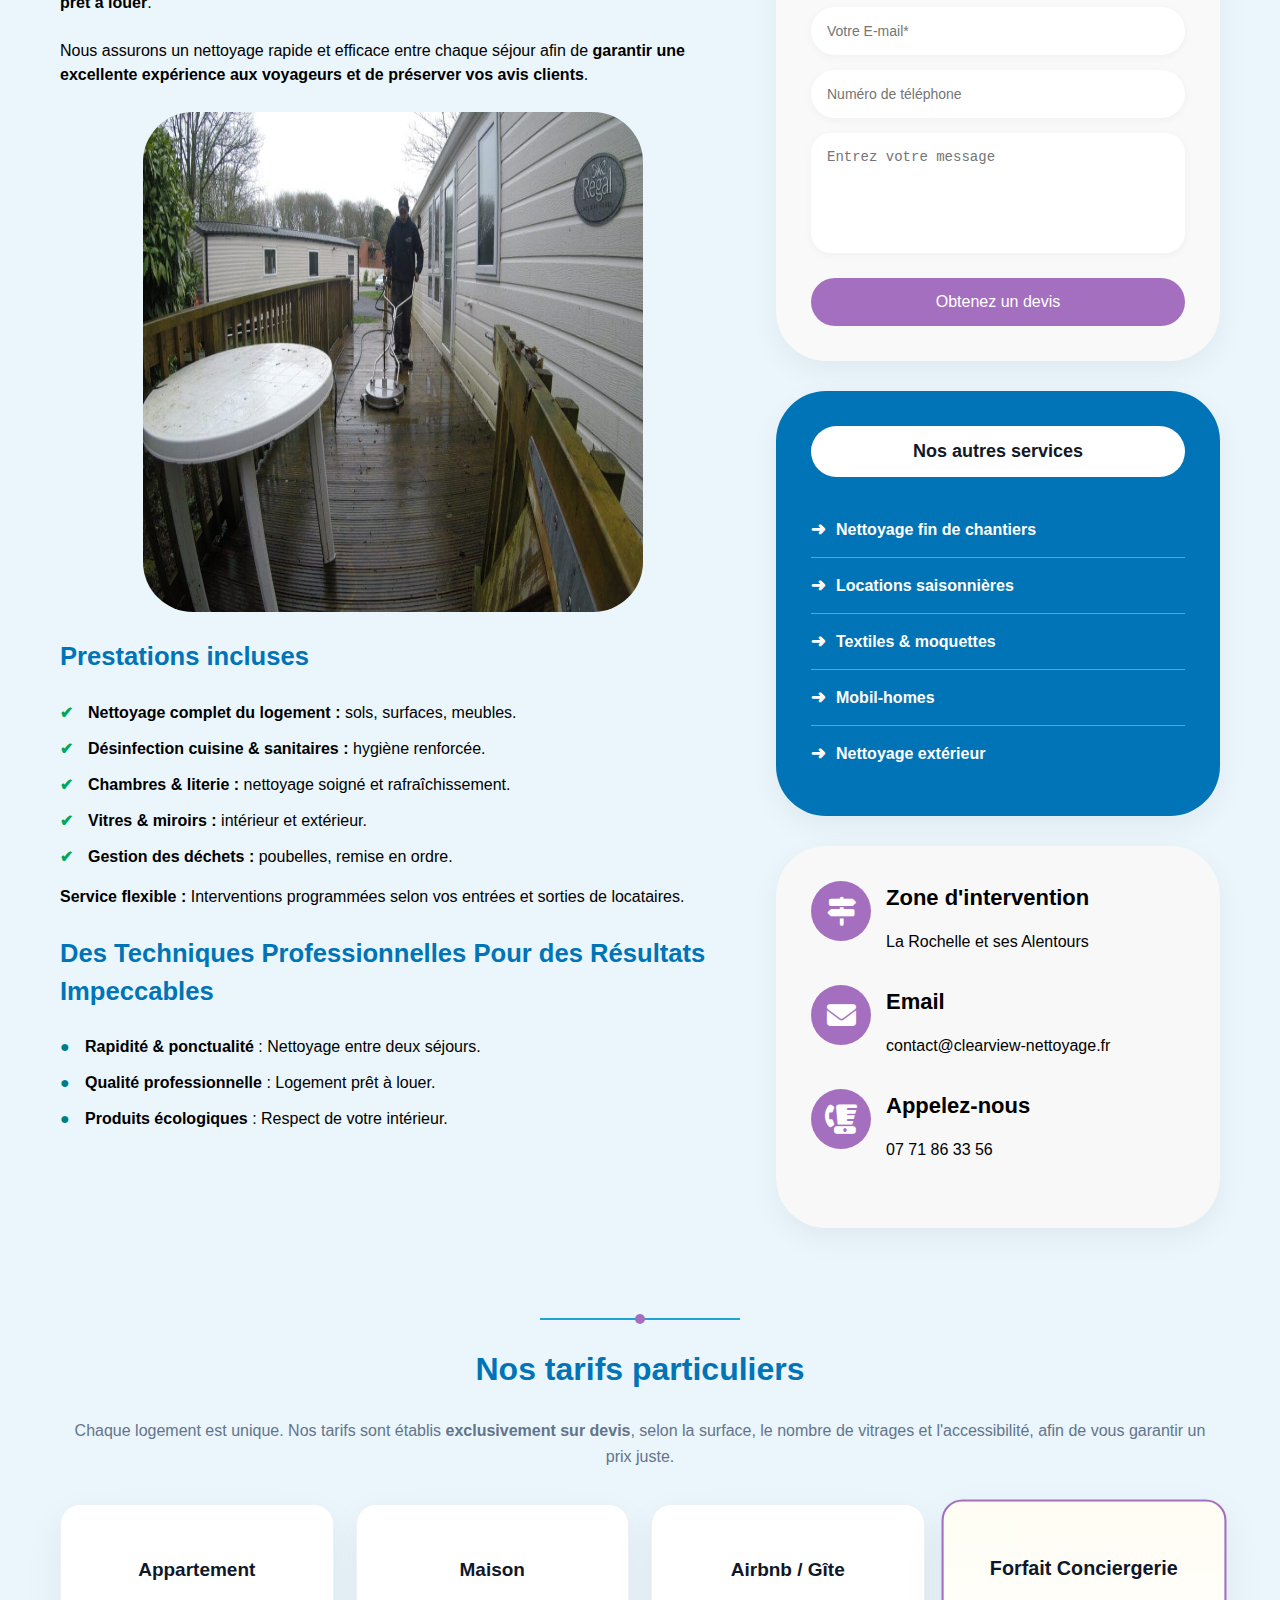
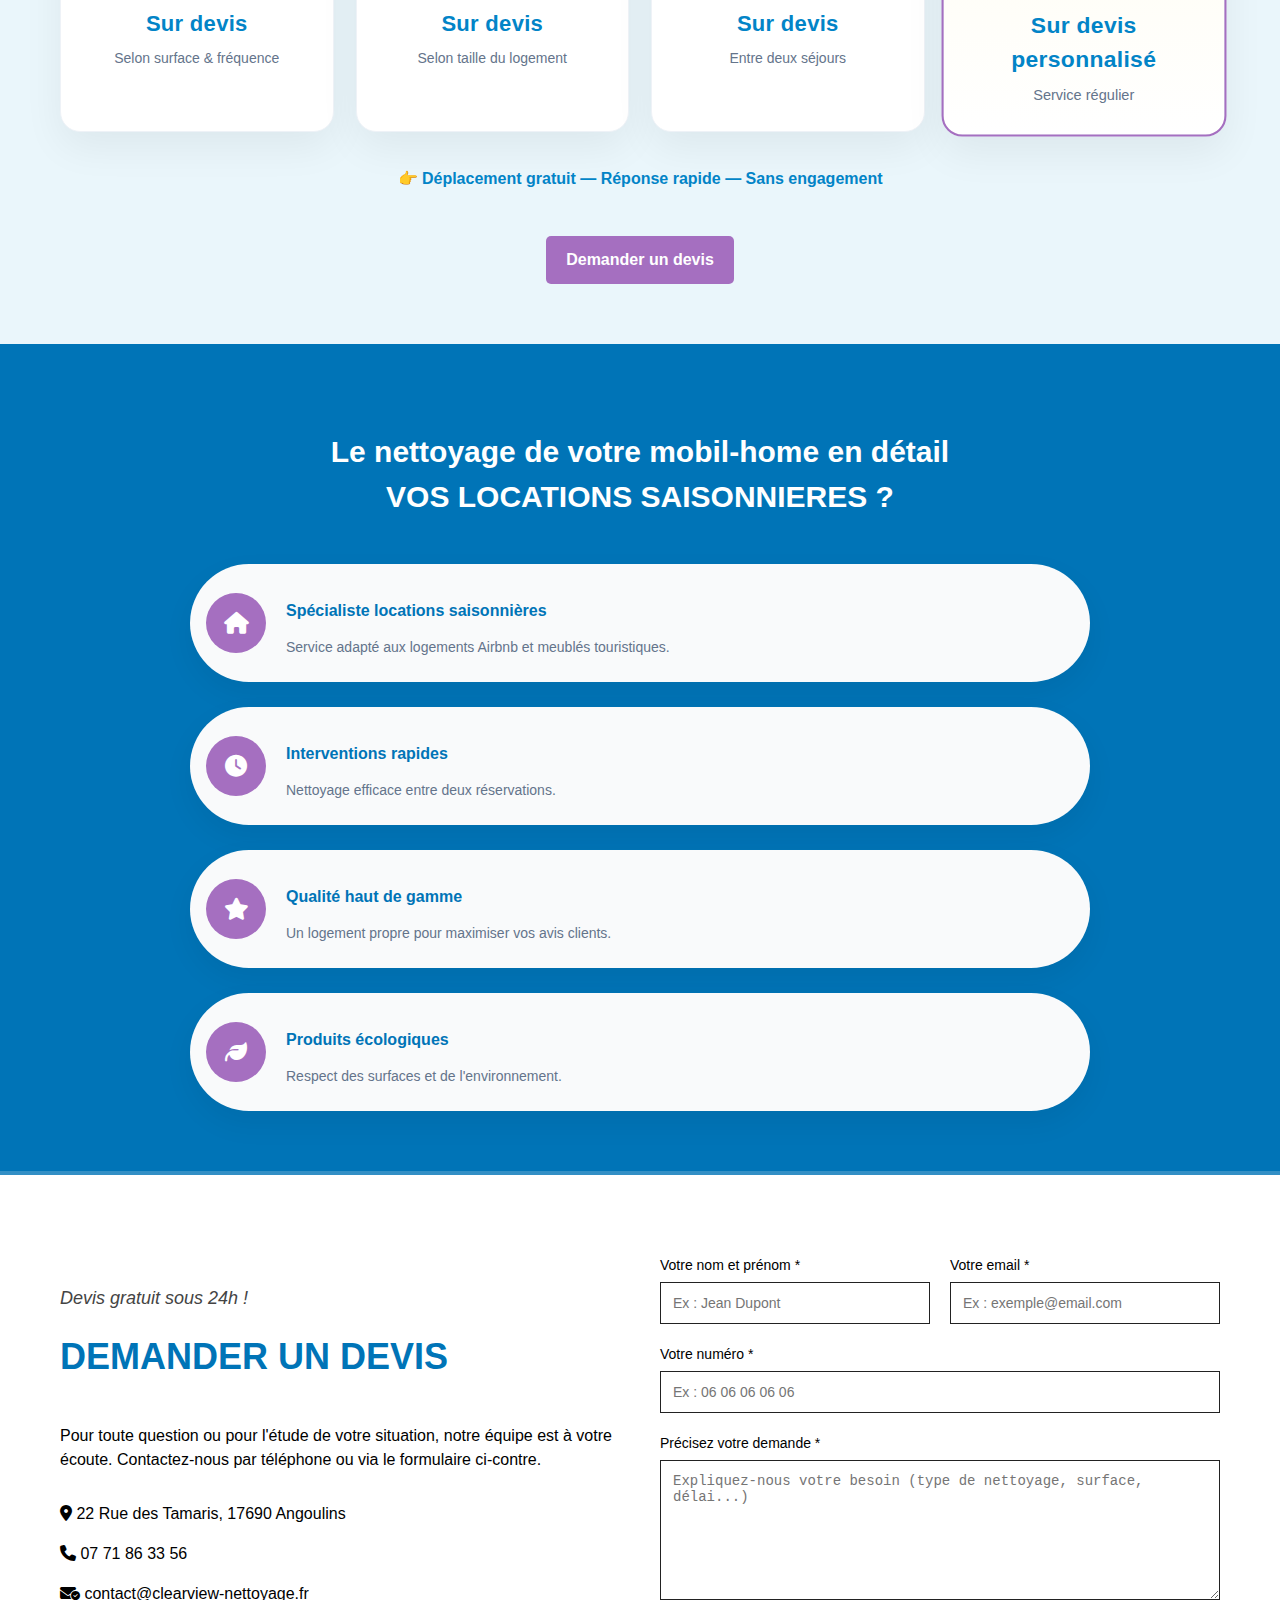
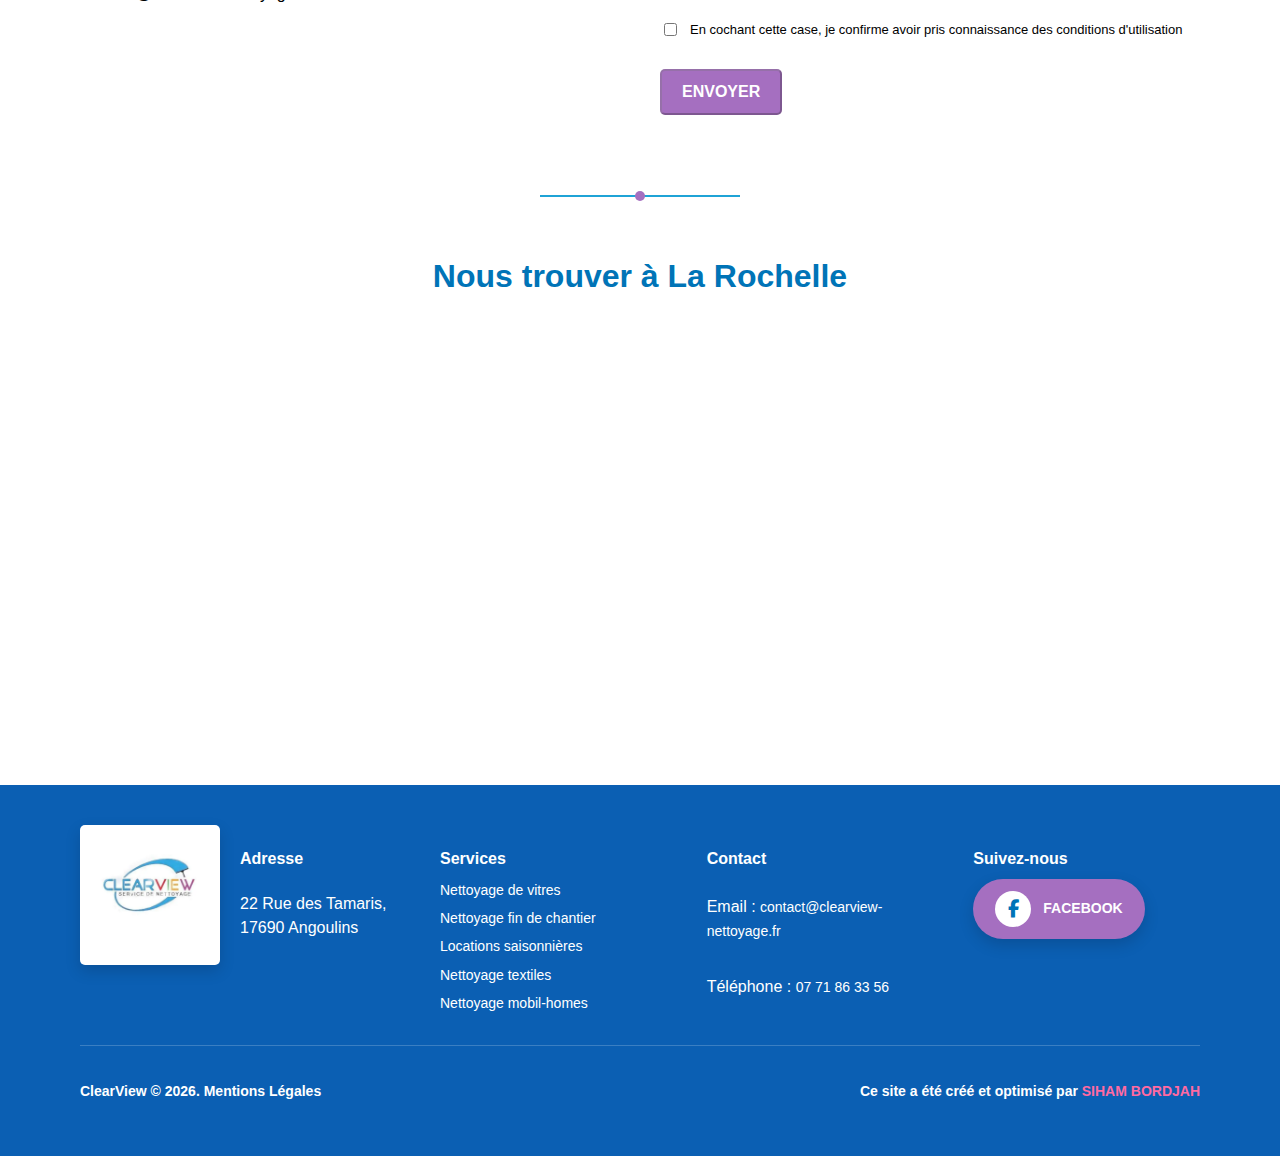
<file: services/locations-saisonnieres.html>
<!DOCTYPE html>
<html lang="fr">
  <head>
    <head>
      <!-- =========================
       BASE
      ========================== -->
      <meta charset="UTF-8" />
      <meta http-equiv="X-UA-Compatible" content="IE=edge" />
      <meta name="viewport" content="width=device-width, initial-scale=1.0" />

      <!-- =========================
       TITLE (SEO LOCAL)
     ========================== -->
      <title>
        Nettoyage de locations saisonnières à La Rochelle | ClearView Nettoyage
      </title>

      <!-- =========================
       META DESCRIPTION
       ========================== -->
      <meta
        name="description"
        content="Nettoyage professionnel de locations saisonnières, Airbnb, gîtes et maisons de vacances à La Rochelle. Logement propre et prêt à louer."
      />

      <!-- CSS -->
      <link rel="stylesheet" href="../styles.css" />

      <!-- ROBOTS
        <meta name="robots" content="index, follow" /> apres avoir un domain je change avec ca -->

      <meta name="robots" content="index, follow" />

      <!-- =========================
       CANONICAL
      ========================== -->
      <link
        rel="canonical"
        href="https://clearview-nettoyage.fr/services/locations-saisonnieres"
      />

      <!-- =========================
       SEO LOCAL GEO
     ========================== -->
      <meta name="geo.region" content="FR-17" />
      <meta name="geo.placename" content="Angoulins" />
      <meta name="geo.position" content="46.1057;-1.1075" />
      <meta name="ICBM" content="46.1057, -1.1075" />

      <!-- =========================
       OPEN GRAPH
     ========================== -->
      <meta property="og:type" content="website" />
      <meta
        property="og:title"
        content="Ménage locations saisonnières à La Rochelle | ClearView"
      />
      <meta
        property="og:description"
        content="Service de ménage pour Airbnb et locations saisonnières à La Rochelle : nettoyage rapide et impeccable entre deux locataires."
      />
      <meta
        property="og:url"
        content="https://clearview-nettoyage.fr/services/locations-saisonnieres"
      />
      <meta
        property="og:image"
        content="https://clearview-nettoyage.fr/images/og/og-clearview.jpg"
      />
      <meta property="og:site_name" content="ClearView Nettoyage" />
      <meta property="og:locale" content="fr_FR" />

      <!-- =========================
       TWITTER
  
       ========================== -->
      <meta name="twitter:card" content="summary_large_image" />
      <meta
        name="twitter:title"
        content="Ménage locations saisonnières à La Rochelle – ClearView"
      />
      <meta
        name="twitter:description"
        content="Service de ménage pour Airbnb et locations saisonnières à La Rochelle. Intervention rapide et fiable."
      />
      <meta
        name="twitter:image"
        content="https://clearview-nettoyage.fr/images/og/og-clearview.jpg"
      />

      <!-- =========================
       FAVICONS
    ========================== -->
      <link rel="icon" type="image/x-icon" href="/favicon_io/favicon.ico" />
      <link
        rel="icon"
        type="image/png"
        sizes="32x32"
        href="/favicon_io/favicon-32x32.png"
      />
      <link
        rel="icon"
        type="image/png"
        sizes="16x16"
        href="/favicon_io/favicon-16x16.png"
      />
      <link
        rel="apple-touch-icon"
        sizes="180x180"
        href="/favicon_io/apple-touch-icon.png"
      />
      <link rel="manifest" href="/favicon_io/site.webmanifest" />
      <!-- =========================
       PERFORMANCE
      ========================== -->
      <link rel="preconnect" href="https://fonts.googleapis.com" />
      <link rel="preconnect" href="https://fonts.gstatic.com" crossorigin />

      <!-- =========================
     GOOGLE FONT
        ========================== -->
      <link
        href="https://fonts.googleapis.com/css2?family=Inter:wght@400;600;700&display=swap"
        rel="stylesheet"
      />

      <!-- =========================
     FONT AWESOME
========================== -->
      <link
        rel="stylesheet"
        href="https://cdnjs.cloudflare.com/ajax/libs/font-awesome/6.5.1/css/all.min.css"
      />

      <!-- =========================
       STRUCTURED DATA (GBP MATCH)
    ========================== -->
      <script type="application/ld+json">
        {
          "@context": "https://schema.org",
          "@type": "CleaningService",
          "name": "ClearView Nettoyage",
          "image": "https://clearview-nettoyage.fr/images/logo/logo-clearview.webp",
          "url": "https://www.clearview-nettoyage.fr/",
          "telephone": "+33771863356",
          "address": {
            "@type": "PostalAddress",
            "streetAddress": "22 Rue des Tamaris",
            "addressCountry": "FR"
          },
          "areaServed": {
            "addressLocality": "Angoulins",
            "postalCode": "17690",
            "@type": "AdministrativeArea",
            "name": "Charente-Maritime"
          },
          "openingHours": "Mo-Sa 08:00-19:00",
          "priceRange": "€€",
          "sameAs": ["https://www.google.com/maps"]
        }
      </script>
    </head>
  </head>

  <body>
    <!-- Top Bar -->
    <div class="top-bar">
      <div class="top-item">
        <i class="fa-regular fa-clock"></i>
        <span>Ouvert : 9h - 19h (Lundi au Samedi)</span>
      </div>

      <div class="top-item">
        <i class="fa-solid fa-location-dot"></i>
        <span
          >Zone d'intervention : La Rochelle et ses alentours · Rochefort ·
          Surgères</span
        >
      </div>
    </div>

    <!-- Header principal -->
    <header class="main-header">
      <!-- Partie contact -->
      <div class="header-contact">
        <!-- Logo -->
        <div class="logo-container">
          <a href="index.html">
            <img
              src="../images/logo/logo-clearview.webp"
              alt="ClearView Nettoyage – entreprise de nettoyage professionnel"
              width="180"
              height="80"
            />
          </a>
        </div>
        <div class="contact-info">
          <!-- Téléphone -->
          <a href="tel:0771863356" class="info-item">
            <span class="icon"><i class="fa-solid fa-phone"></i></span>
            <div class="flex-column">
              <small>Appelez-nous</small>
              <strong>07 71 86 33 56</strong>
            </div>
          </a>
          <!-- Email -->
          <a href="mailto:contact@clearview-nettoyage.fr" class="info-item">
            <span class="icon"><i class="fa-solid fa-envelope"></i></span>
            <div class="flex-column">
              <small>Écrivez-nous</small>
              <strong>contact@clearview-nettoyage.fr</strong>
            </div>
          </a>
        </div>
      </div>

      <!-- Partie Menu + bouton -->
      <div class="header-menu">
        <nav class="nav">
          <ul class="menu">
            <li>
              <a href="../index.html" class="nav-link">Accueil</a>
            </li>

            <li class="dropdown">
              <a href="../index.html#services">Services</a>
              <ul class="submenu">
                <li>
                  <a href="../services/nettoyage-vitres.html"
                    >Nettoyage de vitres</a
                  >
                </li>
                <li>
                  <a href="../services/nettoyage-fin-chantier.html"
                    >Nettoyage fin de chantier</a
                  >
                </li>
                <li>
                  <a href="../services/locations-saisonnieres.html"
                    >Locations saisonnières</a
                  >
                </li>
                <li>
                  <a href="../services/nettoyage-textiles.html"
                    >Nettoyage textiles & moquettes</a
                  >
                </li>
                <li>
                  <a href="../services/nettoyage-mobil-home.html"
                    >Nettoyage mobil-homes</a
                  >
                </li>
                <!-- Services secondaires -->
                <li>
                  <a href="../services/nettoyage-exterieur.html"
                    >Nettoyage extérieur</a
                  >
                </li>
                <li>
                  <a href="../services/lavage-voitures.html">Lavage-voitures</a>
                </li>
                <!-- Services secondaires -->

                <li>
                  <a href="../services/Menage-generale.html">Ménage générale</a>
                </li>
                <li>
                  <a href="../services/location-materiel.html"
                    >Location de matériel</a
                  >
                </li>
              </ul>
            </li>

            <li><a href="/contact.html">Contact / Devis</a></li>
          </ul>
          <!--<a href="#" class="btn">Demander un devis</a>-->
          <a href="tel:07 71 86 33 56" class="btn btn-responsive"
            >07 71 86 33 56</a
          >
          <div class="hamburger">
            <span class="bar"></span>
            <span class="bar"></span>
            <span class="bar"></span>
          </div>
        </nav>
      </div>
    </header>

    <!-- Hero Section -->
    <section class="hero">
      <div class="container">
        <div class="hero-container">
          <!--Partie Image-->
          <div class="hero-image">
            <!-- image -->
            <img
              src="../images/services/hero-location-saisonier.jpg"
              alt="nettoyage de vitres & panneaux solaires"
              width="400"
              height="500"
            />
          </div>

          <!-- Partie Contenu -->
          <div class="hero-content">
            <div class="title">
              <h1>Nettoyage de locations saisonnières à La Rochelle</h1>
              <h2>Un logement impeccable pour chaque voyageur</h2>
            </div>

            <p class="subtitle">
              <strong>
                Choisir ClearView, c'est confier le nettoyage de votre location
                saisonnière à une entreprise locale à La Rochelle, reconnue pour
                son sérieux, sa réactivité et la qualité de ses prestations.
              </strong>
            </p>

            <p class="text">
              Nous intervenons pour le nettoyage d'Airbnb, appartements, maisons
              de vacances, gîtes et logements meublés. Intervention rapide entre
              deux séjours pour garantir un logement propre, accueillant et prêt
              à recevoir vos voyageurs.
            </p>
            <div class="bouton">
              <a
                href="https://www.google.com/maps/place/ClearView+Nettoyage/@46.1104571,-1.1107344,17z/data=!3m1!4b1!4m6!3m5!1s0x480151c6457dfef1:0x6563979040e35001!8m2!3d46.1104571!4d-1.1081595!16s%2Fg%2F11kpsmtlbs?entry=ttu&g_ep=EgoyMDI2MDExMy4wIKXMDSoASAFQAw%3D%3D"
                target="_blank"
                rel="noopener noreferrer"
                class="google-reviews-btn"
              >
                <span class="stars">★★★★★</span>
                <span class="reviews-text">172 avis</span>
                <span class="google-logo">Google</span>
              </a>

              <a href="/contact.html" class="btn">Demander un devis →</a>
            </div>
          </div>
        </div>
      </div>
    </section>

    <!-- Séparateur -->
    <section class="separator-section">
      <span class="separator-line">
        <span class="separator-dot"></span>
      </span>
    </section>

    <!--section services nettoyage vitres-->
    <section class="services-section">
      <div class="container">
        <!-- COLONNE GAUCHE -->
        <div class="left">
          <!--petite description-->
          <h2>Nettoyage complet pour locations courte durée</h2>

          <p class="intro">
            <strong>ClearView</strong> accompagne les
            <strong>propriétaires, conciergeries et gestionnaires</strong> pour
            le nettoyage complet de leurs
            <strong>locations saisonnières</strong>, avec un rendu
            <strong>impeccable, propre et prêt à louer</strong>.<br /><br />

            Nous assurons un nettoyage rapide et efficace entre chaque séjour
            afin de
            <strong
              >garantir une excellente expérience aux voyageurs et de préserver
              vos avis clients</strong
            >.
          </p>

          <img
            src="../images/services/location-saisonier.jpg"
            class="main-image"
            alt="nettoyage de vitres & panneaux solaires"
            width="500"
            height="500"
          />
          <h3>Prestations incluses</h3>
          <ul class="check-list">
            <li>
              <strong>Nettoyage complet du logement :</strong> sols, surfaces,
              meubles.
            </li>
            <li>
              <strong>Désinfection cuisine & sanitaires :</strong> hygiène
              renforcée.
            </li>
            <li>
              <strong>Chambres & literie :</strong> nettoyage soigné et
              rafraîchissement.
            </li>
            <li><strong>Vitres & miroirs :</strong> intérieur et extérieur.</li>
            <li>
              <strong>Gestion des déchets :</strong> poubelles, remise en ordre.
            </li>
          </ul>

          <p>
            <strong>Service flexible :</strong> Interventions programmées selon
            vos entrées et sorties de locataires.
          </p>

          <h3>
            Des Techniques Professionnelles Pour des Résultats Impeccables
          </h3>

          <ul class="icon-list">
            <li>
              <strong>Rapidité & ponctualité</strong> : Nettoyage entre deux
              séjours.
            </li>
            <li>
              <strong>Qualité professionnelle</strong> : Logement prêt à louer.
            </li>
            <li>
              <strong>Produits écologiques</strong> : Respect de votre
              intérieur.
            </li>
          </ul>
        </div>

        <!-- COLONNE DROITE -->
        <div class="right">
          <!-- CARTE DEVIS -->
          <div class="section-card quote-card">
            <h3 class="quote-title">Obtenez un devis gratuit</h3>

            <form
              class="quote-form"
              name="devis-rapide"
              method="POST"
              data-netlify="true"
            >
              <input type="text" name="nom" placeholder="Votre Nom*" required />
              <input
                type="email"
                name="email"
                placeholder="Votre E-mail*"
                required
              />
              <input
                type="tel"
                name="telephone"
                placeholder="Numéro de téléphone"
              />
              <textarea
                name="message"
                placeholder="Entrez votre message"
              ></textarea>

              <button type="submit">Obtenez un devis</button>
            </form>
          </div>
          <!-- CARTE SERVICES -->
          <div class="section-card other-services-card">
            <div class="other-services-title">Nos autres services</div>

            <ul class="other-services-list">
              <a href="../services/nettoyage-fin-chantier.html"
                ><li>Nettoyage fin de chantiers</li></a
              >
              <a href="../services/locations-saisonnieres.html"
                ><li>Locations saisonnières</li></a
              >
              <a href="../services/nettoyage-textiles.html"
                ><li>Textiles & moquettes</li></a
              >
              <a href="../services/nettoyage-mobil-home.html"
                ><li>Mobil-homes</li></a
              >
              <a href="../services/nettoyage-exterieur.html"
                ><li>Nettoyage extérieur</li></a
              >
            </ul>
          </div>

          <!-- CARTE CONTACT -->
          <div class="section-card contact-card">
            <div class="contact-item">
              <span class="icon"><i class="fa-solid fa-signs-post"></i></span>
              <div>
                <strong>Zone d'intervention</strong>
                <p>La Rochelle et ses Alentours</p>
              </div>
            </div>

            <div class="contact-item">
              <span class="icon"><i class="fa-solid fa-envelope"></i></span>
              <div>
                <strong>Email</strong>
                <p>contact@clearview-nettoyage.fr</p>
              </div>
            </div>

            <div class="contact-item">
              <span class="icon"
                ><i class="fa-solid fa-blender-phone"></i
              ></span>
              <div>
                <strong>Appelez-nous</strong>
                <p>07 71 86 33 56</p>
              </div>
            </div>
          </div>
        </div>
      </div>
    </section>

    <!-- Séparateur -->
    <section class="separator-section">
      <span class="separator-line">
        <span class="separator-dot"></span>
      </span>
    </section>

    <!--PRICING-->
    <section class="pricing-section">
      <div class="container">
        <h2>Nos tarifs particuliers</h2>
        <p class="pricing-note">
          Chaque logement est unique. Nos tarifs sont établis
          <strong>exclusivement sur devis</strong>, selon la surface, le nombre
          de vitrages et l'accessibilité, afin de vous garantir un prix juste.
        </p>

        <div class="pricing-grid">
          <div class="price-card">
            <h3>Appartement</h3>
            <p class="price-text">Sur devis</p>
            <span>Selon surface & fréquence</span>
          </div>

          <div class="price-card">
            <h3>Maison</h3>
            <p class="price-text">Sur devis</p>
            <span>Selon taille du logement</span>
          </div>

          <div class="price-card">
            <h3>Airbnb / Gîte</h3>
            <p class="price-text">Sur devis</p>
            <span>Entre deux séjours</span>
          </div>

          <div class="price-card highlight">
            <h3>Forfait Conciergerie</h3>
            <p class="price-text">Sur devis personnalisé</p>
            <span>Service régulier</span>
          </div>
        </div>

        <p class="bonus-note">
          👉 Déplacement gratuit — Réponse rapide — Sans engagement
        </p>
        <div class="pricing-cta">
          <a href="/contact.html" class="btn">Demander un devis</a>
        </div>
      </div>
    </section>
    <!--section pourquoi nous choisir-->
    <section class="why-section">
      <div class="container">
        <h2>
          Le nettoyage de votre mobil-home en détail <br />
          VOS LOCATIONS SAISONNIERES ?
        </h2>

        <div class="why-list">
          <div class="why-item">
            <div class="why-icon"><i class="fa-solid fa-house"></i></div>
            <div class="why-text">
              <h3>Spécialiste locations saisonnières</h3>
              <p>
                Service adapté aux logements Airbnb et meublés touristiques.
              </p>
            </div>
          </div>

          <div class="why-item">
            <div class="why-icon"><i class="fa-solid fa-clock"></i></div>
            <div class="why-text">
              <h3>Interventions rapides</h3>
              <p>Nettoyage efficace entre deux réservations.</p>
            </div>
          </div>

          <div class="why-item">
            <div class="why-icon"><i class="fa-solid fa-star"></i></div>
            <div class="why-text">
              <h3>Qualité haut de gamme</h3>
              <p>Un logement propre pour maximiser vos avis clients.</p>
            </div>
          </div>

          <div class="why-item">
            <div class="why-icon"><i class="fa-solid fa-leaf"></i></div>
            <div class="why-text">
              <h3>Produits écologiques</h3>
              <p>Respect des surfaces et de l'environnement.</p>
            </div>
          </div>
        </div>
      </div>
    </section>

    <!-- ==================================== 
               formulaire de contact
         ================================== -->
    <section class="devis" id="contact">
      <div class="container">
        <div class="devis-container">
          <!-- Colonne gauche -->
          <div class="devis-info">
            <p class="subtitle">Devis gratuit sous 24h !</p>
            <h2>DEMANDER UN DEVIS</h2>

            <div class="bloc-info">
              <p>
                Pour toute question ou pour l'étude de votre situation, notre
                équipe est à votre écoute. Contactez-nous par téléphone ou via
                le formulaire ci-contre.
              </p>
            </div>

            <div class="bloc-info">
              <p>
                <i class="fa-solid fa-location-dot"></i> 22 Rue des Tamaris,
                17690 Angoulins
              </p>
              <p>
                <i class="fa-solid fa-phone"></i>
                <a href="tel:07 71 86 33 56">07 71 86 33 56</a>
              </p>
              <p>
                <i class="fa-solid fa-envelope-circle-check"></i>
                <a href="mailto:contact@clearview-nettoyage.fr">
                  contact@clearview-nettoyage.fr
                </a>
              </p>
            </div>
          </div>

          <!-- Colonne droite -->
          <form
            class="devis-form"
            id="devisForm"
            name="devis-contact"
            method="POST"
            data-netlify="true"
          >
            <input type="hidden" name="form-name" value="devis-contact" />

            <div class="row">
              <div class="field">
                <label>Votre nom et prénom *</label>
                <input
                  type="text"
                  name="nom"
                  required
                  autocomplete="name"
                  placeholder="Ex : Jean Dupont"
                />
              </div>

              <div class="field">
                <label>Votre email *</label>
                <input
                  type="email"
                  name="email"
                  required
                  autocomplete="email"
                  placeholder="Ex : exemple@email.com"
                />
              </div>
            </div>

            <div class="field">
              <label>Votre numéro *</label>
              <input
                type="tel"
                name="telephone"
                required
                inputmode="tel"
                autocomplete="tel"
                placeholder="Ex : 06 06 06 06 06"
              />
            </div>

            <div class="field">
              <label>Précisez votre demande *</label>
              <textarea
                name="message"
                required
                placeholder="Expliquez-nous votre besoin (type de nettoyage, surface, délai...)"
              ></textarea>
            </div>

            <div class="checkbox">
              <input type="checkbox" id="conditions" required />
              <label>
                En cochant cette case, je confirme avoir pris connaissance des
                conditions d'utilisation
              </label>
            </div>

            <button type="submit" class="btn" id="submitBtn" disabled>
              ENVOYER
            </button>
          </form>
        </div>
      </div>
    </section>

    <!-- Séparateur -->
    <section class="separator-section background-separator">
      <span class="separator-line">
        <span class="separator-dot"></span>
      </span>
    </section>

    <!--Carte Google Maps-->
    <section class="map-section">
      <div class="container">
        <h2>Nous trouver à La Rochelle</h2>

        <div class="map-container">
          <iframe
            src="https://www.google.com/maps/embed?pb=!1m18!1m12!1m3!1d5532.050815588544!2d-1.11309281325602!3d46.11040069655444!2m3!1f0!2f0!3f0!3m2!1i1024!2i768!4f13.1!3m3!1m2!1s0x480151e7aa7d73cd%3A0xd9260e8b8505bc0e!2s22%20Rue%20des%20Tamaris%2C%2017690%20Angoulins!5e0!3m2!1sfr!2sfr!4v1769688330930!5m2!1sfr!2sfr"
            width="600"
            height="450"
            style="border: 0"
            allowfullscreen=""
            loading="lazy"
            referrerpolicy="no-referrer-when-downgrade"
          ></iframe>
        </div>
      </div>
    </section>

    <!--footer-->
    <footer class="footer">
      <div class="container">
        <div class="footer-container">
          <!-- Logo -->
          <div class="footer-logo">
            <img
              src="/images/logo/logo-clearview.webp"
              alt="logo footer clearview"
            />
            <!-- Adresse -->
            <div class="footer-text">
              <h4>Adresse</h4>
              <p>
                22 Rue des Tamaris,<br />
                17690 Angoulins
              </p>
            </div>
          </div>

          <!-- Services -->
          <div class="footer-block">
            <h4>Services</h4>
            <div class="links">
              <a href="/services/nettoyage-vitres.html">Nettoyage de vitres</a>
              <a href="/services/nettoyage-fin-chantier.html"
                >Nettoyage fin de chantier</a
              >
              <a href="/services/locations-saisonnieres.html"
                >Locations saisonnières</a
              >
              <a href="/services/nettoyage-textiles.html">Nettoyage textiles</a>
              <a href="/services/nettoyage-mobil-home.html"
                >Nettoyage mobil-homes</a
              >
            </div>
          </div>

          <!-- Contact -->
          <div class="footer-block">
            <h4>Contact</h4>
            <p>
              Email :
              <a href="mailto:contact@clearview-nettoyage.fr" class="email-link"
                >contact@clearview-nettoyage.fr</a
              >
            </p>

            <p>
              Téléphone :
              <a href="tel:07 71 86 33 56" class="phone-link">07 71 86 33 56</a>
            </p>
          </div>
          <!-- reseau sociale -->
          <div class="footer-block social-block">
            <h4>Suivez-nous</h4>

            <a
              href="https://www.facebook.com/profile.php?id=61551986486933&rdid=zqiCCJMrpNKT2reW&share_url=https%3A%2F%2Fwww.facebook.com%2Fshare%2F1B6PWYhnWF%2F#"
              target="_blank"
              class="social-btn"
            >
              <span class="social-icon">
                <i class="fab fa-facebook-f"></i>
              </span>
              <span class="social-text">FACEBOOK</span>
            </a>
          </div>
        </div>

        <!-- LIGNE DU BAS -->
        <!-- Copyright -->
        <div class="footer-copy">
          <p>
            ClearView © 2026.
            <a href="#" target="_parent" class="legal">Mentions Légales</a>
          </p>

          <p>
            Ce site a été créé et optimisé par
            <strong
              ><a
                href="https://www.facebook.com/profile.php?id=61581583340602&locale=fr_FR"
                target="_parent"
                class="createur"
                >SIHAM BORDJAH</a
              ></strong
            >
          </p>
        </div>
      </div>
    </footer>

    <script src="../script.js"></script>
  </body>
</html>
</file>
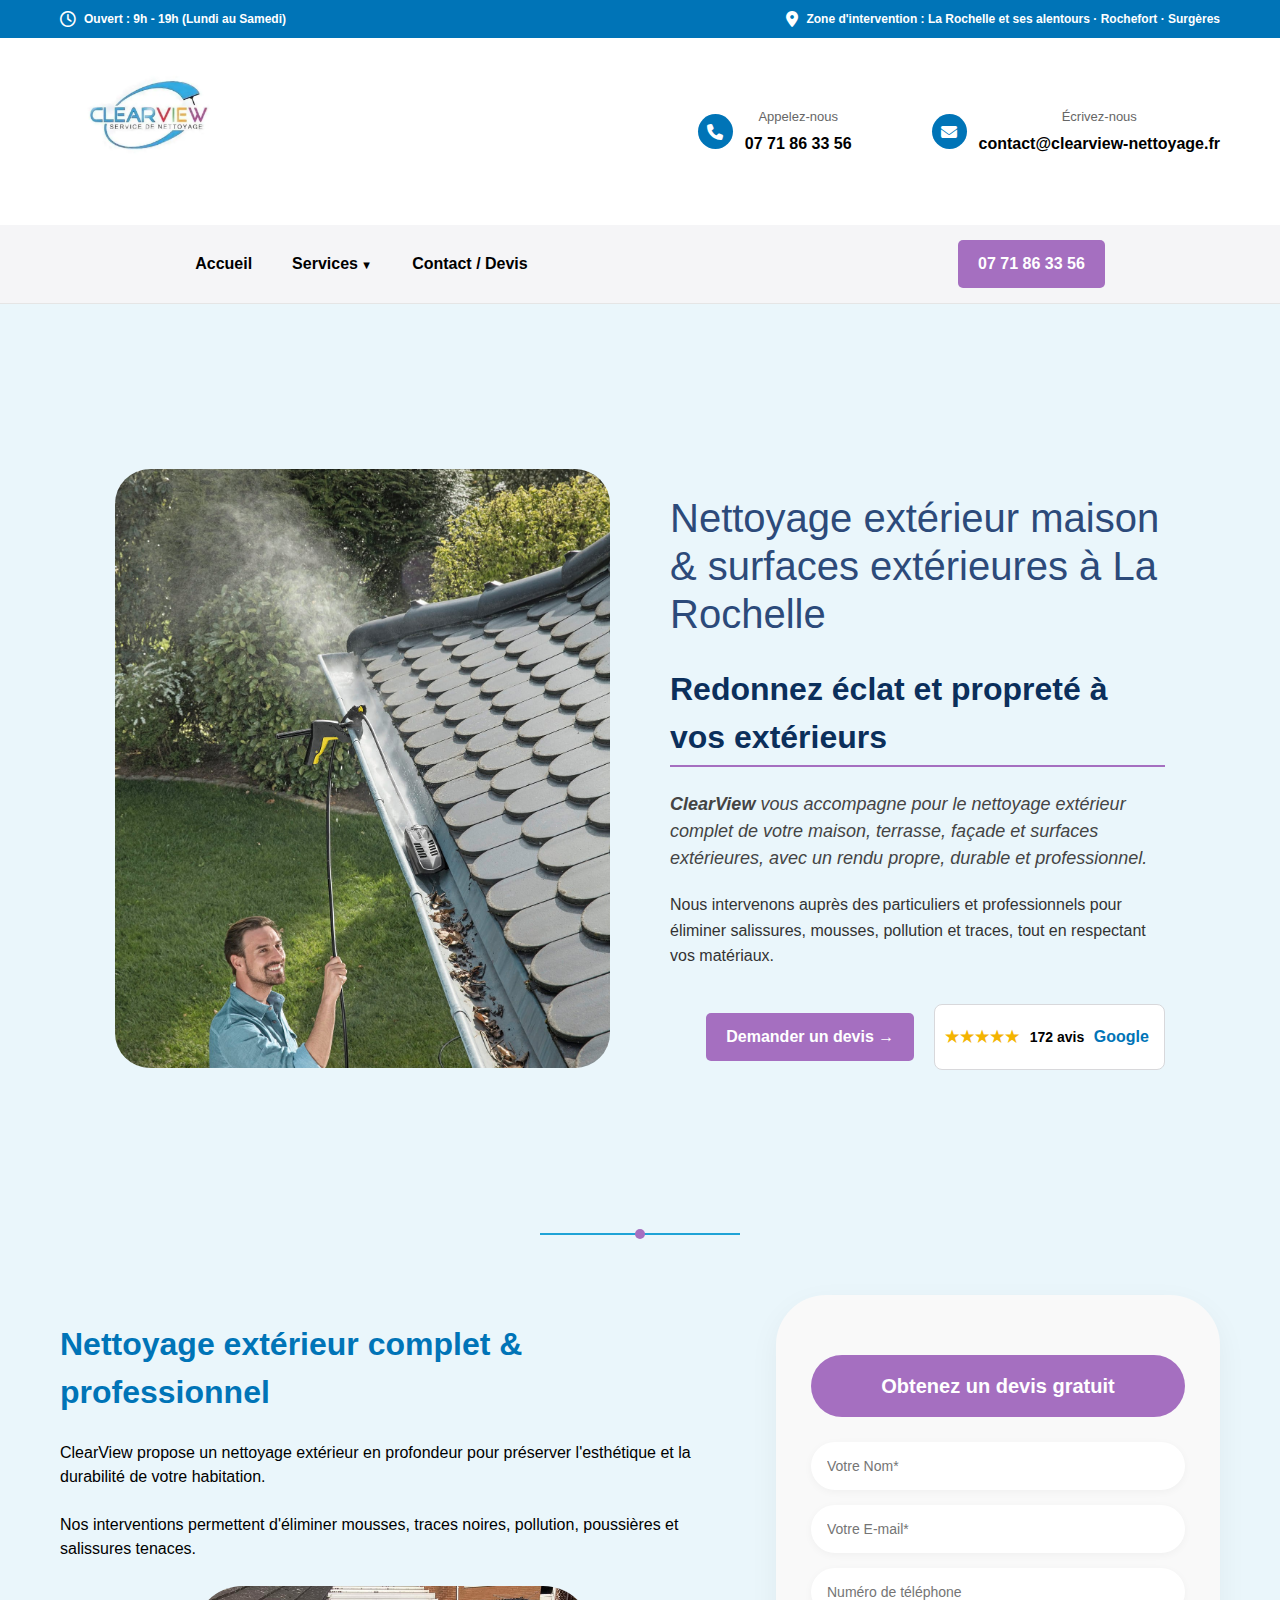
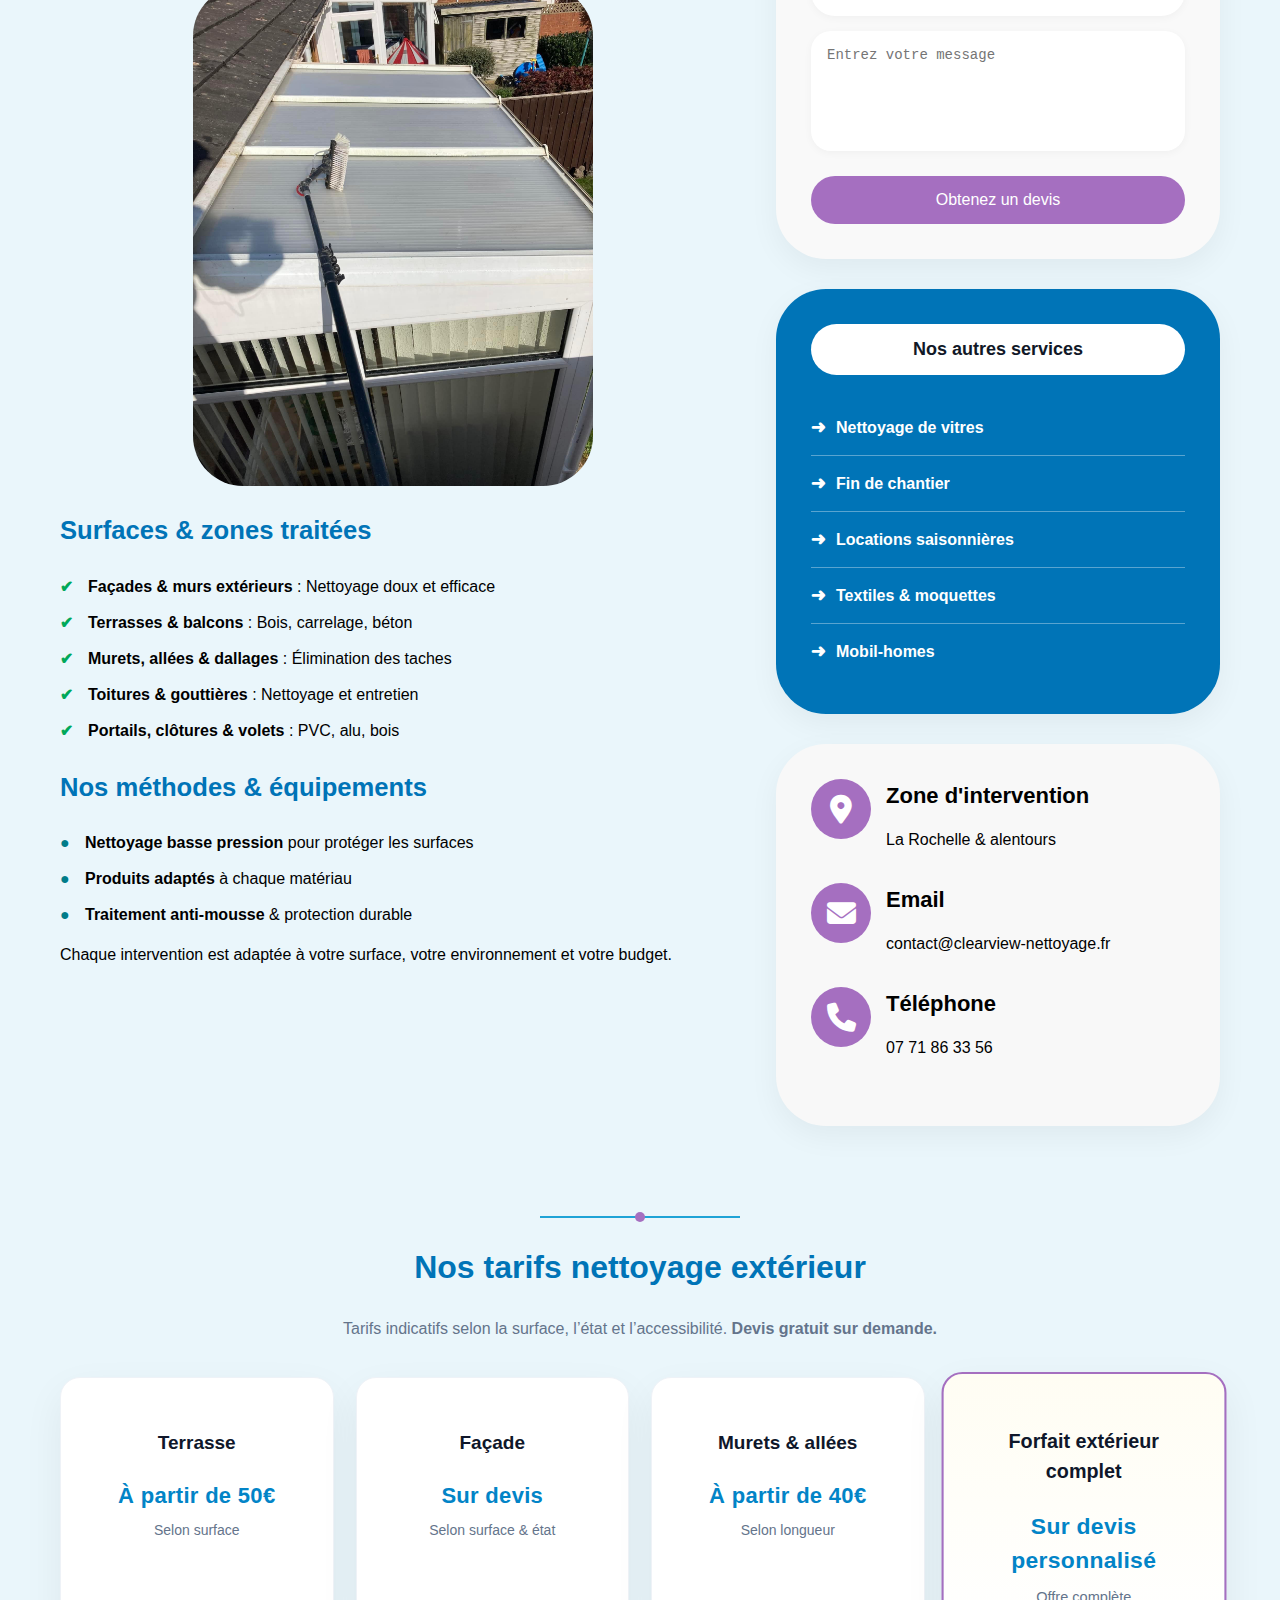
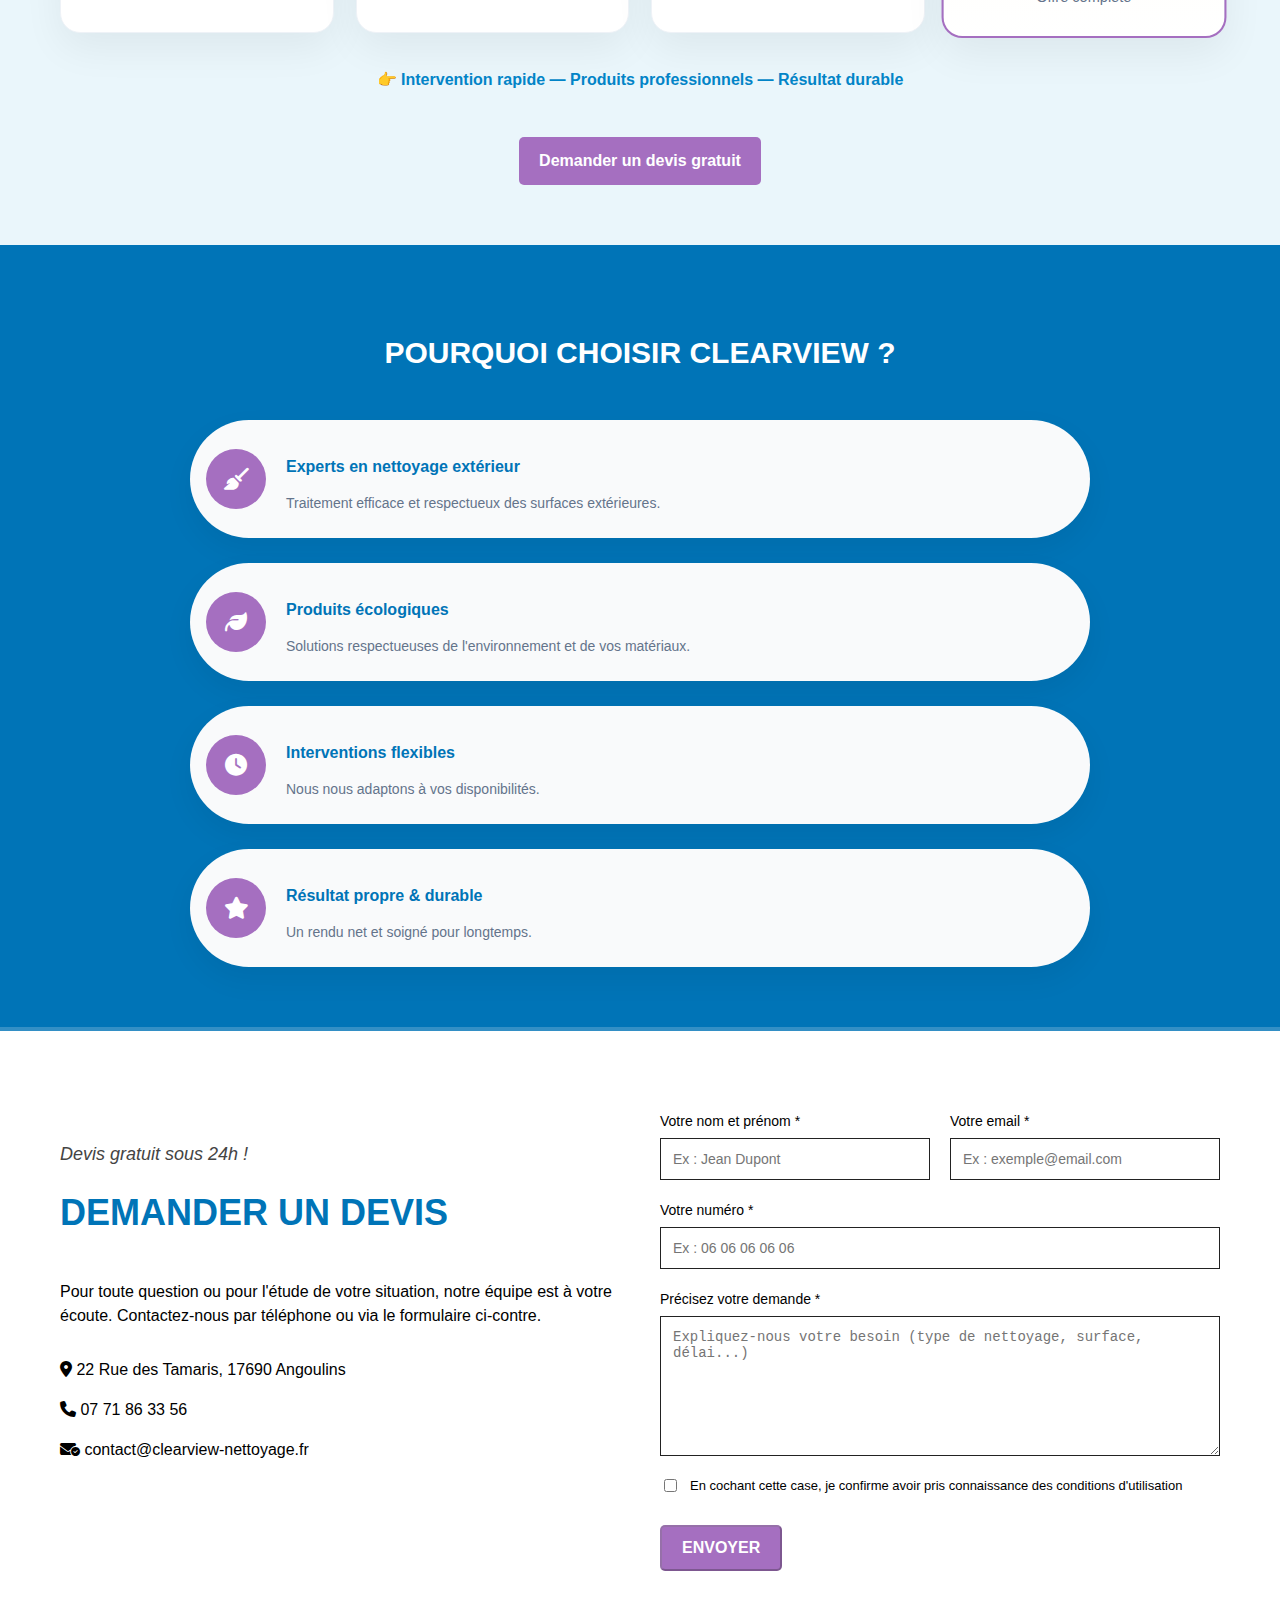
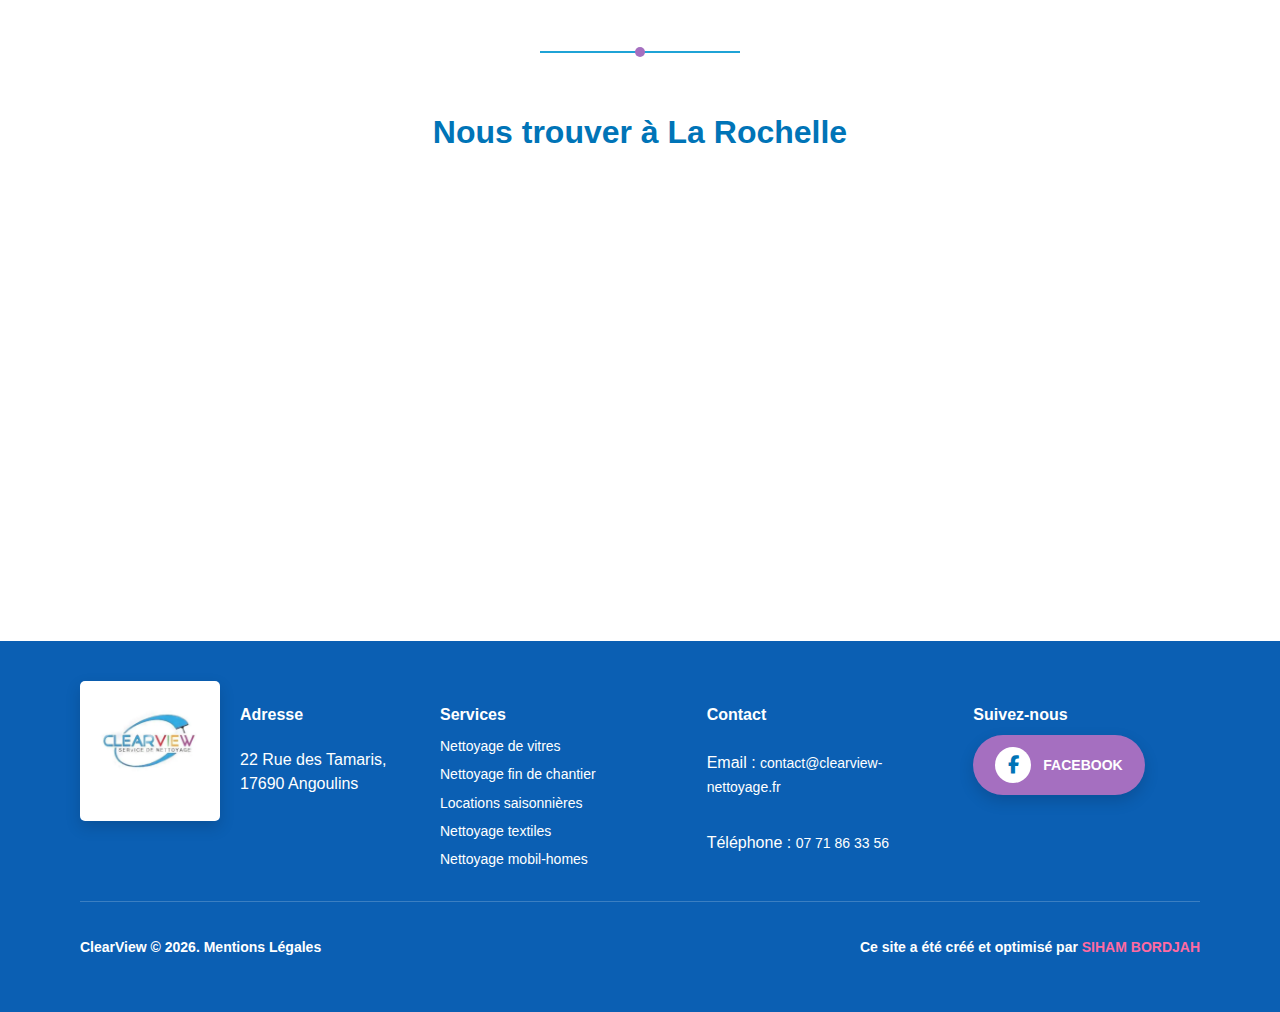
<file: services/nettoyage-exterieur.html>
<!DOCTYPE html>
<html lang="fr">
  <head>
    <head>
      <!-- =========================
       BASE
      ========================== -->
      <meta charset="UTF-8" />
      <meta http-equiv="X-UA-Compatible" content="IE=edge" />
      <meta name="viewport" content="width=device-width, initial-scale=1.0" />

      <!-- =========================
       TITLE (SEO LOCAL)
     ========================== -->
      <title>
        Nettoyage extérieur maison & façade à La Rochelle | ClearView
      </title>

      <!-- =========================
       META DESCRIPTION
       ========================== -->
      <meta
        name="description"
        content="Nettoyage extérieur professionnel à La Rochelle : façades, terrasses, murets, toitures et extérieurs. Résultat propre, durable et soigné."
      />

      <!-- CSS -->
      <link rel="stylesheet" href="../styles.css" />

      <!-- ROBOTS
        <meta name="robots" content="index, follow" /> apres avoir un domain je change avec ca -->

      <meta name="robots" content="index, follow" />

      <!-- =========================
       CANONICAL
      ========================== -->
      <link
        rel="canonical"
        href="https://clearviewnettoyage.fr/services/nettoyage-exterieur"
      />

      <!-- =========================
       SEO LOCAL GEO
     ========================== -->
      <meta name="geo.region" content="FR-17" />
      <meta name="geo.placename" content="Angoulins" />
      <meta name="geo.position" content="46.1057;-1.1075" />
      <meta name="ICBM" content="46.1057, -1.1075" />

      <!-- =========================
       OPEN GRAPH
     ========================== -->
      <meta property="og:type" content="website" />
      <meta
        property="og:title"
        content="Nettoyage extérieur maison à La Rochelle | ClearView"
      />
      <meta
        property="og:description"
        content="Nettoyage extérieur à La Rochelle : terrasses, façades, toitures et allées pour un extérieur impeccable."
      />
      <meta
        property="og:url"
        content="https://clearviewnettoyage.fr/services/nettoyage-exterieur"
      />
      <meta
        property="og:image"
        content="https://clearviewnettoyage.fr/images/og/og-clearview.jpg"
      />
      <meta property="og:site_name" content="ClearView Nettoyage" />
      <meta property="og:locale" content="fr_FR" />

      <!-- =========================
       TWITTER
  
       ========================== -->
      <meta name="twitter:card" content="summary_large_image" />
      <meta
        name="twitter:title"
        content="Nettoyage extérieur maison à La Rochelle – ClearView"
      />
      <meta
        name="twitter:description"
        content="Nettoyage extérieur à La Rochelle : toiture, terrasses, façades et allées."
      />
      <meta
        name="twitter:image"
        content="https://clearviewnettoyage.fr/images/og/og-clearview.jpg"
      />

      <!-- =========================
       FAVICONS
    ========================== -->
      <link rel="icon" type="image/x-icon" href="/favicon_io/favicon.ico" />
      <link
        rel="icon"
        type="image/png"
        sizes="32x32"
        href="/favicon_io/favicon-32x32.png"
      />
      <link
        rel="icon"
        type="image/png"
        sizes="16x16"
        href="/favicon_io/favicon-16x16.png"
      />
      <link
        rel="apple-touch-icon"
        sizes="180x180"
        href="/favicon_io/apple-touch-icon.png"
      />
      <link rel="manifest" href="/favicon_io/site.webmanifest" />

      <!-- =========================
       PERFORMANCE
  ========================== -->
      <link rel="preconnect" href="https://fonts.googleapis.com" />
      <link rel="preconnect" href="https://fonts.gstatic.com" crossorigin />

      <!-- =========================
     GOOGLE FONT
========================== -->
      <link
        href="https://fonts.googleapis.com/css2?family=Inter:wght@400;600;700&display=swap"
        rel="stylesheet"
      />

      <!-- =========================
     FONT AWESOME
========================== -->
      <link
        rel="stylesheet"
        href="https://cdnjs.cloudflare.com/ajax/libs/font-awesome/6.5.1/css/all.min.css"
      />

      <!-- =========================
       STRUCTURED DATA (GBP MATCH)
    ========================== -->
      <script type="application/ld+json">
        {
          "@context": "https://schema.org",
          "@type": "CleaningService",
          "name": "ClearView Nettoyage",
          "image": "https://clearviewnettoyage.fr/images/logo/logo-clearview.webp",
          "url": "https://www.clearviewnettoyage.fr/",
          "telephone": "+33771863356",
          "address": {
            "@type": "PostalAddress",
            "streetAddress": "22 Rue des Tamaris",
            "addressCountry": "FR"
          },
          "areaServed": {
            "addressLocality": "Angoulins",
            "postalCode": "17690",
            "@type": "AdministrativeArea",
            "name": "Charente-Maritime"
          },
          "openingHours": "Mo-Sa 08:00-19:00",
          "priceRange": "€€",
          "sameAs": ["https://www.google.com/maps"]
        }
      </script>
    </head>
  </head>

  <body>
    <!-- Top Bar -->
    <div class="top-bar">
      <div class="top-item">
        <i class="fa-regular fa-clock"></i>
        <span>Ouvert : 9h - 19h (Lundi au Samedi)</span>
      </div>

      <div class="top-item">
        <i class="fa-solid fa-location-dot"></i>
        <span
          >Zone d'intervention : La Rochelle et ses alentours · Rochefort ·
          Surgères</span
        >
      </div>
    </div>

    <!-- Header principal -->
    <header class="main-header">
      <!-- Partie contact -->
      <div class="header-contact">
        <!-- Logo -->
        <div class="logo-container">
          <a href="index.html">
            <img
              src="../images/logo/logo-clearview.webp"
              alt="ClearView Nettoyage – entreprise de nettoyage professionnel"
              width="180"
              height="80"
            />
          </a>
        </div>
        <div class="contact-info">
          <!-- Téléphone -->
          <a href="tel:0771863356" class="info-item">
            <span class="icon"><i class="fa-solid fa-phone"></i></span>
            <div class="flex-column">
              <small>Appelez-nous</small>
              <strong>07 71 86 33 56</strong>
            </div>
          </a>
          <!-- Email -->
          <a href="mailto:contact@clearview-nettoyage.fr" class="info-item">
            <span class="icon"><i class="fa-solid fa-envelope"></i></span>
            <div class="flex-column">
              <small>Écrivez-nous</small>
              <strong>contact@clearview-nettoyage.fr</strong>
            </div>
          </a>
        </div>
      </div>

      <!-- Partie Menu + bouton -->
      <div class="header-menu">
        <nav class="nav">
          <ul class="menu">
            <li><a href="/index.html" class="nav-link">Accueil</a></li>

            <li class="dropdown">
              <a href="/services/index.html">Services</a>
              <ul class="submenu">
                <li>
                  <a href="../services/nettoyage-vitres.html"
                    >Nettoyage de vitres</a
                  >
                </li>
                <li>
                  <a href="../services/nettoyage-fin-chantier.html"
                    >Nettoyage fin de chantier</a
                  >
                </li>
                <li>
                  <a href="../services/locations-saisonnieres.html"
                    >Locations saisonnières</a
                  >
                </li>
                <li>
                  <a href="../services/nettoyage-textiles.html"
                    >Nettoyage textiles & moquettes</a
                  >
                </li>
                <li>
                  <a href="../services/nettoyage-mobil-home.html"
                    >Nettoyage mobil-homes</a
                  >
                </li>
                <!-- Services secondaires -->
                <li>
                  <a href="../services/nettoyage-exterieur.html"
                    >Nettoyage extérieur</a
                  >
                </li>
                <li>
                  <a href="../services/lavage-voitures.html">Lavage-voitures</a>
                </li>
                <!-- Services secondaires -->

                <li>
                  <a href="../services/Menage-generale.html">Ménage générale</a>
                </li>
                <li>
                  <a href="../services/location-materiel.html"
                    >Location de matériel</a
                  >
                </li>
              </ul>
            </li>

            <li><a href="/contact.html">Contact / Devis</a></li>
          </ul>
          <!--<a href="#" class="btn">Demander un devis</a>-->
          <a href="tel:07 71 86 33 56" class="btn btn-responsive"
            >07 71 86 33 56</a
          >
          <div class="hamburger">
            <span class="bar"></span>
            <span class="bar"></span>
            <span class="bar"></span>
          </div>
        </nav>
      </div>
    </header>

    <!-- Hero Section -->
    <!-- HERO -->
    <section class="hero">
      <div class="hero-container">
        <div class="hero-image">
          <img
            src="../images/services/hero-nettoyage-exterieur.jpg"
            alt="Nettoyage extérieur maison"
            width="400"
            height="500"
          />
        </div>

        <div class="hero-content">
          <div class="title">
            <h1>
              Nettoyage extérieur maison & surfaces extérieures à La Rochelle
            </h1>
            <h2>Redonnez éclat et propreté à vos extérieurs</h2>
          </div>

          <p class="subtitle">
            <strong>ClearView</strong> vous accompagne pour le nettoyage
            extérieur complet de votre maison, terrasse, façade et surfaces
            extérieures, avec un rendu propre, durable et professionnel.
          </p>

          <p class="text">
            Nous intervenons auprès des particuliers et professionnels pour
            éliminer salissures, mousses, pollution et traces, tout en
            respectant vos matériaux.
          </p>

          <div class="bouton">
            <a
              href="https://www.google.com/maps/place/ClearView+Nettoyage/@46.1104571,-1.1107344,17z/data=!3m1!4b1!4m6!3m5!1s0x480151c6457dfef1:0x6563979040e35001!8m2!3d46.1104571!4d-1.1081595!16s%2Fg%2F11kpsmtlbs?entry=ttu&g_ep=EgoyMDI2MDExMy4wIKXMDSoASAFQAw%3D%3D"
              target="_blank"
              rel="noopener noreferrer"
              class="google-reviews-btn"
            >
              <span class="stars">★★★★★</span>
              <span class="reviews-text">172 avis</span>
              <span class="google-logo">Google</span>
            </a>

            <a href="/contact.html" class="btn">Demander un devis →</a>
          </div>
        </div>
      </div>
    </section>

    <!-- Séparateur -->
    <section class="separator-section">
      <span class="separator-line">
        <span class="separator-dot"></span>
      </span>
    </section>

    <!-- SERVICES SECTION -->
    <section class="services-section">
      <div class="container">
        <!-- LEFT -->
        <div class="left">
          <h2>Nettoyage extérieur complet & professionnel</h2>

          <p class="intro">
            ClearView propose un nettoyage extérieur en profondeur pour
            préserver l'esthétique et la durabilité de votre habitation.
            <br /><br />
            Nos interventions permettent d'éliminer mousses, traces noires,
            pollution, poussières et salissures tenaces.
          </p>

          <img
            src="../images/services/nettoyage-exterieur.jpg"
            class="main-image"
            alt="Avant après nettoyage extérieur"
            width="400"
            height="500"
          />

          <h3>Surfaces & zones traitées</h3>

          <ul class="check-list">
            <li>
              <strong>Façades & murs extérieurs</strong> : Nettoyage doux et
              efficace
            </li>
            <li>
              <strong>Terrasses & balcons</strong> : Bois, carrelage, béton
            </li>
            <li>
              <strong>Murets, allées & dallages</strong> : Élimination des
              taches
            </li>
            <li>
              <strong>Toitures & gouttières</strong> : Nettoyage et entretien
            </li>
            <li>
              <strong>Portails, clôtures & volets</strong> : PVC, alu, bois
            </li>
          </ul>

          <h3>Nos méthodes & équipements</h3>

          <ul class="icon-list">
            <li>
              <strong>Nettoyage basse pression</strong> pour protéger les
              surfaces
            </li>
            <li><strong>Produits adaptés</strong> à chaque matériau</li>
            <li>
              <strong>Traitement anti-mousse</strong> & protection durable
            </li>
          </ul>

          <p>
            Chaque intervention est adaptée à votre surface, votre environnement
            et votre budget.
          </p>
        </div>

        <!-- RIGHT -->
        <div class="right">
          <!-- QUOTE -->
          <div class="section-card quote-card">
            <h3 class="quote-title">Obtenez un devis gratuit</h3>

            <form
              class="quote-form"
              name="devis-rapide"
              method="POST"
              data-netlify="true"
            >
              <input type="text" name="nom" placeholder="Votre Nom*" required />
              <input
                type="email"
                name="email"
                placeholder="Votre E-mail*"
                required
              />
              <input
                type="tel"
                name="telephone"
                placeholder="Numéro de téléphone"
              />
              <textarea
                name="message"
                placeholder="Entrez votre message"
              ></textarea>

              <button type="submit">Obtenez un devis</button>
            </form>
          </div>

          <!-- OTHER SERVICES -->
          <div class="section-card other-services-card">
            <div class="other-services-title">Nos autres services</div>

            <ul class="other-services-list">
              <a href="nettoyage-vitres.html"><li>Nettoyage de vitres</li></a>
              <a href="nettoyage-fin-chantier.html"><li>Fin de chantier</li></a>
              <a href="locations-saisonnieres.html"
                ><li>Locations saisonnières</li></a
              >
              <a href="nettoyage-textiles.html"
                ><li>Textiles & moquettes</li></a
              >
              <a href="nettoyage-mobil-home.html"><li>Mobil-homes</li></a>
            </ul>
          </div>

          <!-- CONTACT -->
          <div class="section-card contact-card">
            <div class="contact-item">
              <span class="icon"><i class="fa-solid fa-location-dot"></i></span>
              <div>
                <strong>Zone d'intervention</strong>
                <p>La Rochelle & alentours</p>
              </div>
            </div>

            <div class="contact-item">
              <span class="icon"><i class="fa-solid fa-envelope"></i></span>
              <div>
                <strong>Email</strong>
                <p>contact@clearview-nettoyage.fr</p>
              </div>
            </div>

            <div class="contact-item">
              <span class="icon"><i class="fa-solid fa-phone"></i></span>
              <div>
                <strong>Téléphone</strong>
                <p>07 71 86 33 56</p>
              </div>
            </div>
          </div>
        </div>
      </div>
    </section>

    <!-- Séparateur -->
    <section class="separator-section">
      <span class="separator-line">
        <span class="separator-dot"></span>
      </span>
    </section>

    <!-- PRICING -->
    <section class="pricing-section">
      <div class="container">
        <h2>Nos tarifs nettoyage extérieur</h2>

        <p class="pricing-note">
          Tarifs indicatifs selon la surface, l’état et l’accessibilité.
          <strong>Devis gratuit sur demande.</strong>
        </p>

        <div class="pricing-grid">
          <div class="price-card">
            <h3>Terrasse</h3>
            <p class="price-text">À partir de 50€</p>
            <span>Selon surface</span>
          </div>

          <div class="price-card">
            <h3>Façade</h3>
            <p class="price-text">Sur devis</p>
            <span>Selon surface & état</span>
          </div>

          <div class="price-card">
            <h3>Murets & allées</h3>
            <p class="price-text">À partir de 40€</p>
            <span>Selon longueur</span>
          </div>

          <div class="price-card highlight">
            <h3>Forfait extérieur complet</h3>
            <p class="price-text">Sur devis personnalisé</p>
            <span>Offre complète</span>
          </div>
        </div>

        <p class="bonus-note">
          👉 Intervention rapide — Produits professionnels — Résultat durable
        </p>

        <div class="pricing-cta">
          <a href="/contact.html" class="btn">Demander un devis gratuit</a>
        </div>
      </div>
    </section>

    <!-- WHY SECTION -->
    <section class="why-section">
      <div class="container">
        <h2>POURQUOI CHOISIR CLEARVIEW ?</h2>

        <div class="why-list">
          <div class="why-item">
            <div class="why-icon"><i class="fa-solid fa-broom"></i></div>
            <div class="why-text">
              <h3>Experts en nettoyage extérieur</h3>
              <p>
                Traitement efficace et respectueux des surfaces extérieures.
              </p>
            </div>
          </div>

          <div class="why-item">
            <div class="why-icon"><i class="fa-solid fa-leaf"></i></div>
            <div class="why-text">
              <h3>Produits écologiques</h3>
              <p>
                Solutions respectueuses de l'environnement et de vos matériaux.
              </p>
            </div>
          </div>

          <div class="why-item">
            <div class="why-icon"><i class="fa-solid fa-clock"></i></div>
            <div class="why-text">
              <h3>Interventions flexibles</h3>
              <p>Nous nous adaptons à vos disponibilités.</p>
            </div>
          </div>

          <div class="why-item">
            <div class="why-icon"><i class="fa-solid fa-star"></i></div>
            <div class="why-text">
              <h3>Résultat propre & durable</h3>
              <p>Un rendu net et soigné pour longtemps.</p>
            </div>
          </div>
        </div>
      </div>
    </section>

    <!-- ===========
     ========================= 
               formulaire de contact
         ================================== -->
    <section class="devis" id="contact">
      <div class="container">
        <div class="devis-container">
          <!-- Colonne gauche -->
          <div class="devis-info">
            <p class="subtitle">Devis gratuit sous 24h !</p>
            <h2>DEMANDER UN DEVIS</h2>

            <div class="bloc-info">
              <p>
                Pour toute question ou pour l'étude de votre situation, notre
                équipe est à votre écoute. Contactez-nous par téléphone ou via
                le formulaire ci-contre.
              </p>
            </div>

            <div class="bloc-info">
              <p>
                <i class="fa-solid fa-location-dot"></i> 22 Rue des Tamaris,
                17690 Angoulins
              </p>
              <p>
                <i class="fa-solid fa-phone"></i>
                <a href="tel:07 71 86 33 56">07 71 86 33 56</a>
              </p>
              <p>
                <i class="fa-solid fa-envelope-circle-check"></i>
                <a href="mailto:contact@clearview-nettoyage.fr">
                  contact@clearview-nettoyage.fr
                </a>
              </p>
            </div>
          </div>

          <!-- Colonne droite -->
          <form
            class="devis-form"
            id="devisForm"
            name="devis-contact"
            method="POST"
            data-netlify="true"
          >
            <input type="hidden" name="form-name" value="devis-contact" />

            <div class="row">
              <div class="field">
                <label>Votre nom et prénom *</label>
                <input
                  type="text"
                  name="nom"
                  required
                  autocomplete="name"
                  placeholder="Ex : Jean Dupont"
                />
              </div>

              <div class="field">
                <label>Votre email *</label>
                <input
                  type="email"
                  name="email"
                  required
                  autocomplete="email"
                  placeholder="Ex : exemple@email.com"
                />
              </div>
            </div>

            <div class="field">
              <label>Votre numéro *</label>
              <input
                type="tel"
                name="telephone"
                required
                inputmode="tel"
                autocomplete="tel"
                placeholder="Ex : 06 06 06 06 06"
              />
            </div>

            <div class="field">
              <label>Précisez votre demande *</label>
              <textarea
                name="message"
                required
                placeholder="Expliquez-nous votre besoin (type de nettoyage, surface, délai...)"
              ></textarea>
            </div>

            <div class="checkbox">
              <input type="checkbox" id="conditions" required />
              <label>
                En cochant cette case, je confirme avoir pris connaissance des
                conditions d'utilisation
              </label>
            </div>

            <button type="submit" class="btn" id="submitBtn" disabled>
              ENVOYER
            </button>
          </form>
        </div>
      </div>
    </section>

    <!-- Séparateur -->
    <section class="separator-section background-separator">
      <span class="separator-line">
        <span class="separator-dot"></span>
      </span>
    </section>

    <!--Carte Google Maps-->
    <section class="map-section">
      <div class="container">
        <h2>Nous trouver à La Rochelle</h2>

        <div class="map-container">
          <iframe
            src="https://www.google.com/maps/embed?pb=!1m18!1m12!1m3!1d5532.050815588544!2d-1.11309281325602!3d46.11040069655444!2m3!1f0!2f0!3f0!3m2!1i1024!2i768!4f13.1!3m3!1m2!1s0x480151e7aa7d73cd%3A0xd9260e8b8505bc0e!2s22%20Rue%20des%20Tamaris%2C%2017690%20Angoulins!5e0!3m2!1sfr!2sfr!4v1769688330930!5m2!1sfr!2sfr"
            width="600"
            height="450"
            style="border: 0"
            allowfullscreen=""
            loading="lazy"
            referrerpolicy="no-referrer-when-downgrade"
          ></iframe>
        </div>
      </div>
    </section>

    <!--footer-->
    <footer class="footer">
      <div class="container">
        <div class="footer-container">
          <!-- Logo -->
          <div class="footer-logo">
            <img
              src="/images/logo/logo-clearview.webp"
              alt="logo footer clearview"
            />
            <!-- Adresse -->
            <div class="footer-text">
              <h4>Adresse</h4>
              <p>
                22 Rue des Tamaris,<br />
                17690 Angoulins
              </p>
            </div>
          </div>

          <!-- Services -->
          <div class="footer-block">
            <h4>Services</h4>
            <div class="links">
              <a href="/services/nettoyage-vitres.html">Nettoyage de vitres</a>
              <a href="/services/nettoyage-fin-chantier.html"
                >Nettoyage fin de chantier</a
              >
              <a href="/services/locations-saisonnieres.html"
                >Locations saisonnières</a
              >
              <a href="/services/nettoyage-textiles.html">Nettoyage textiles</a>
              <a href="/services/nettoyage-mobil-home.html"
                >Nettoyage mobil-homes</a
              >
            </div>
          </div>

          <!-- Contact -->
          <div class="footer-block">
            <h4>Contact</h4>
            <p>
              Email :
              <a href="mailto:contact@clearview-nettoyage.fr" class="email-link"
                >contact@clearview-nettoyage.fr</a
              >
            </p>

            <p>
              Téléphone :
              <a href="tel:07 71 86 33 56" class="phone-link">07 71 86 33 56</a>
            </p>
          </div>
          <!-- reseau sociale -->
          <div class="footer-block social-block">
            <h4>Suivez-nous</h4>

            <a
              href="https://www.facebook.com/profile.php?id=61551986486933&rdid=zqiCCJMrpNKT2reW&share_url=https%3A%2F%2Fwww.facebook.com%2Fshare%2F1B6PWYhnWF%2F#"
              target="_blank"
              class="social-btn"
            >
              <span class="social-icon">
                <i class="fab fa-facebook-f"></i>
              </span>
              <span class="social-text">FACEBOOK</span>
            </a>
          </div>
        </div>

        <!-- LIGNE DU BAS -->
        <!-- Copyright -->
        <div class="footer-copy">
          <p>
            ClearView © 2026.
            <a href="#" target="_parent" class="legal">Mentions Légales</a>
          </p>

          <p>
            Ce site a été créé et optimisé par
            <strong
              ><a
                href="https://www.facebook.com/profile.php?id=61581583340602&locale=fr_FR"
                target="_parent"
                class="createur"
                >SIHAM BORDJAH</a
              ></strong
            >
          </p>
        </div>
      </div>
    </footer>

    <script src="../script.js"></script>
  </body>
</html>
</file>
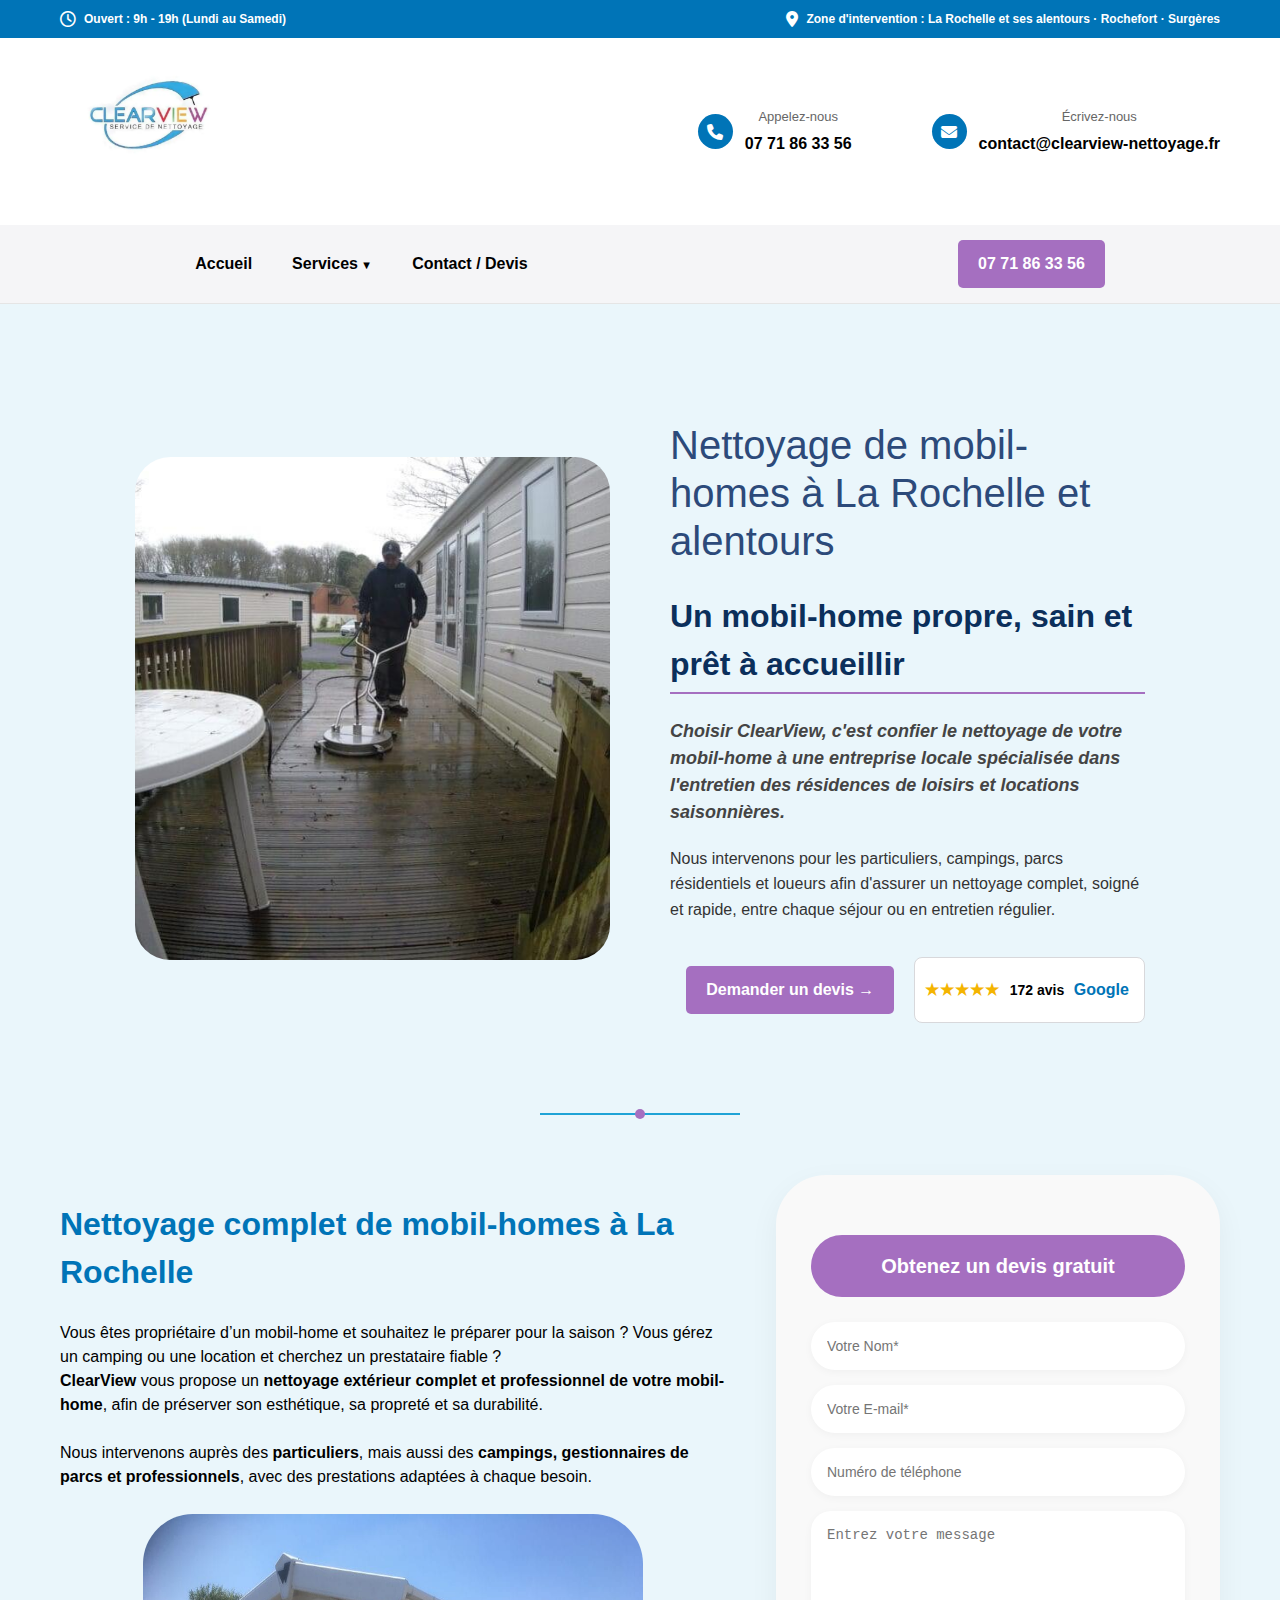
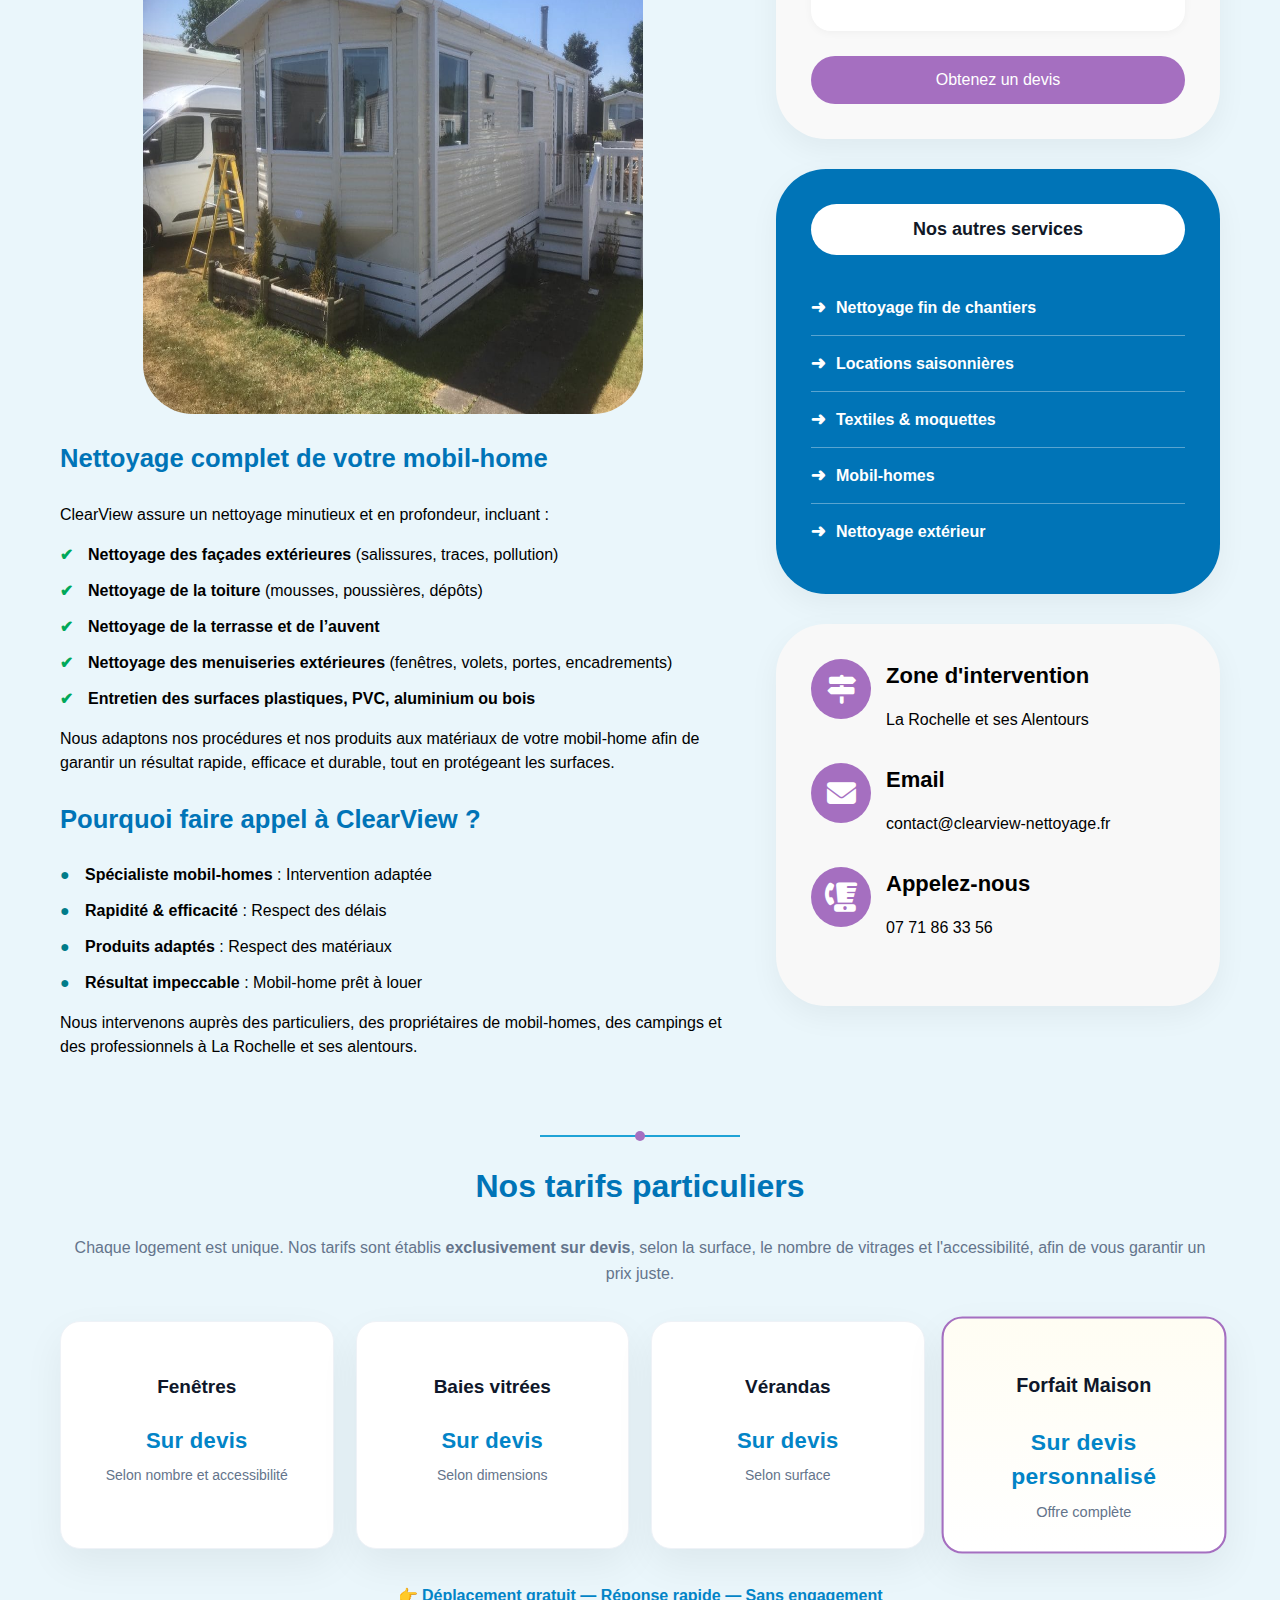
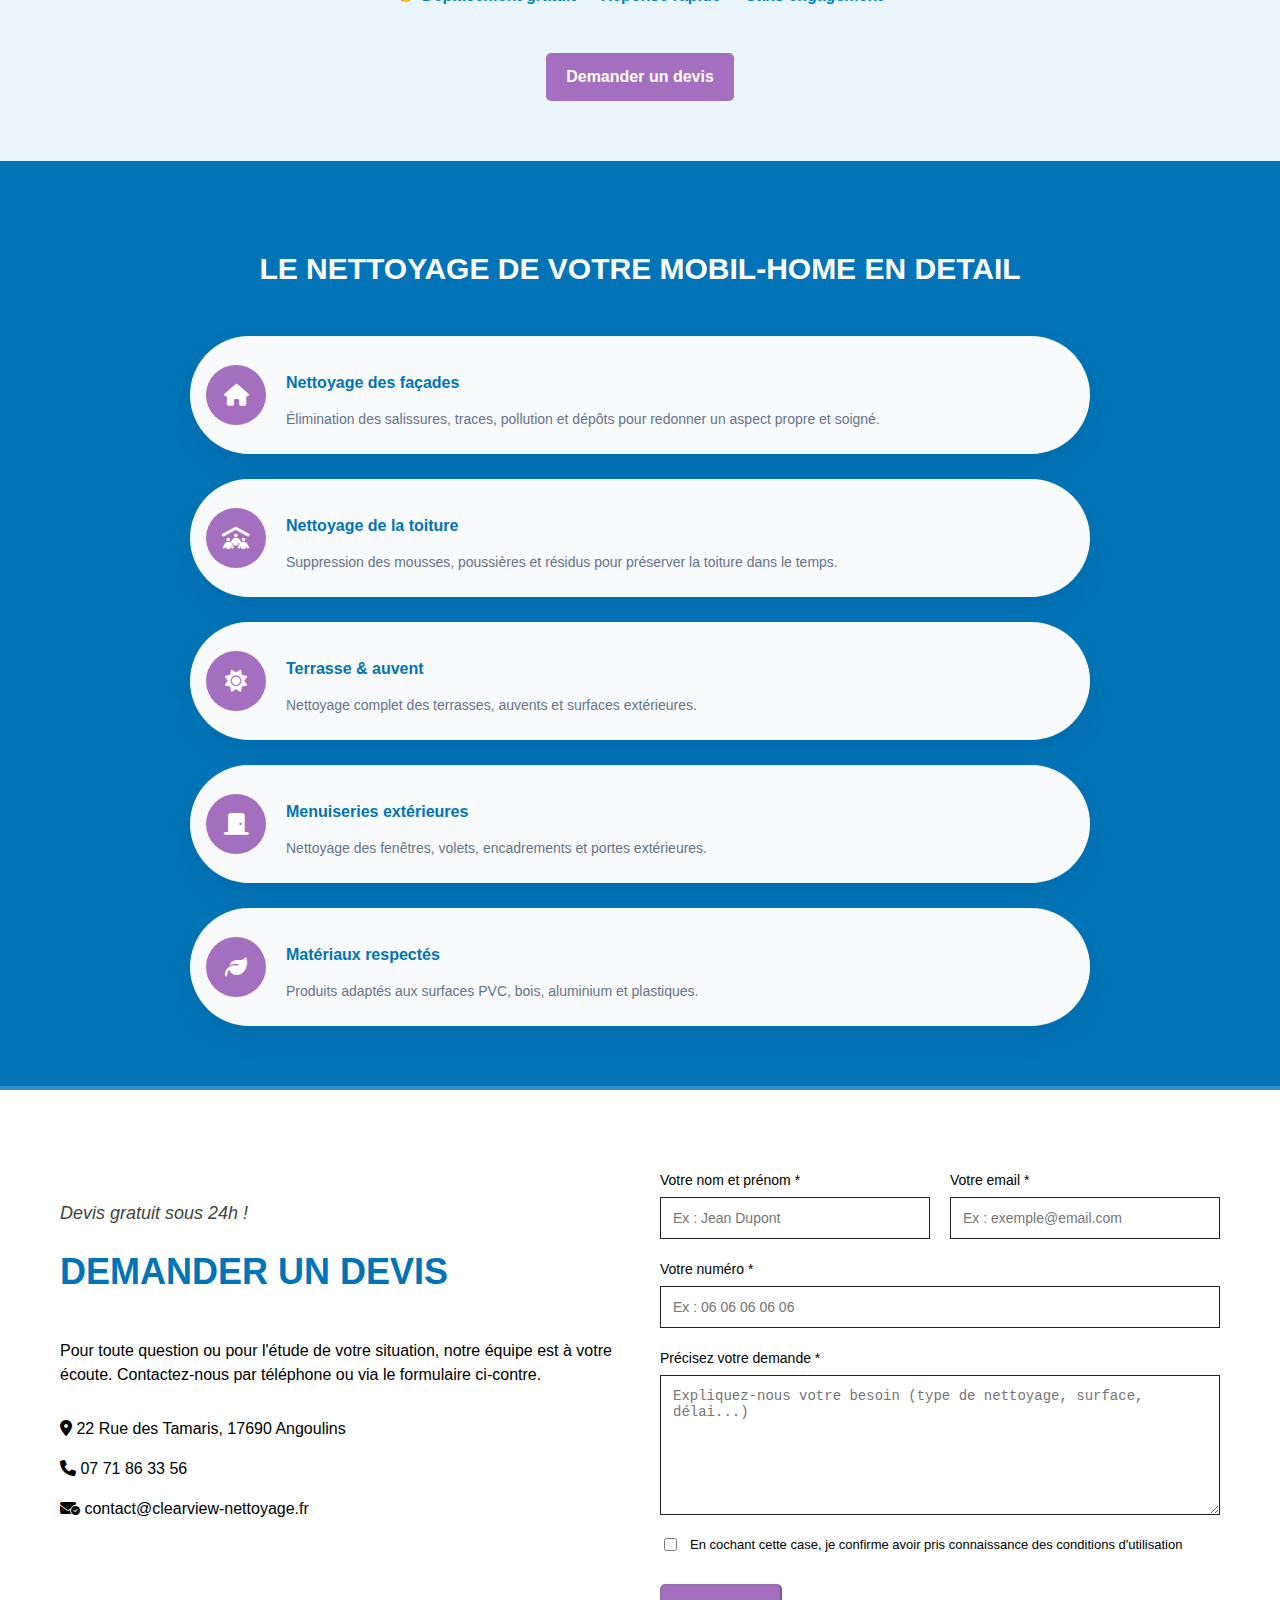
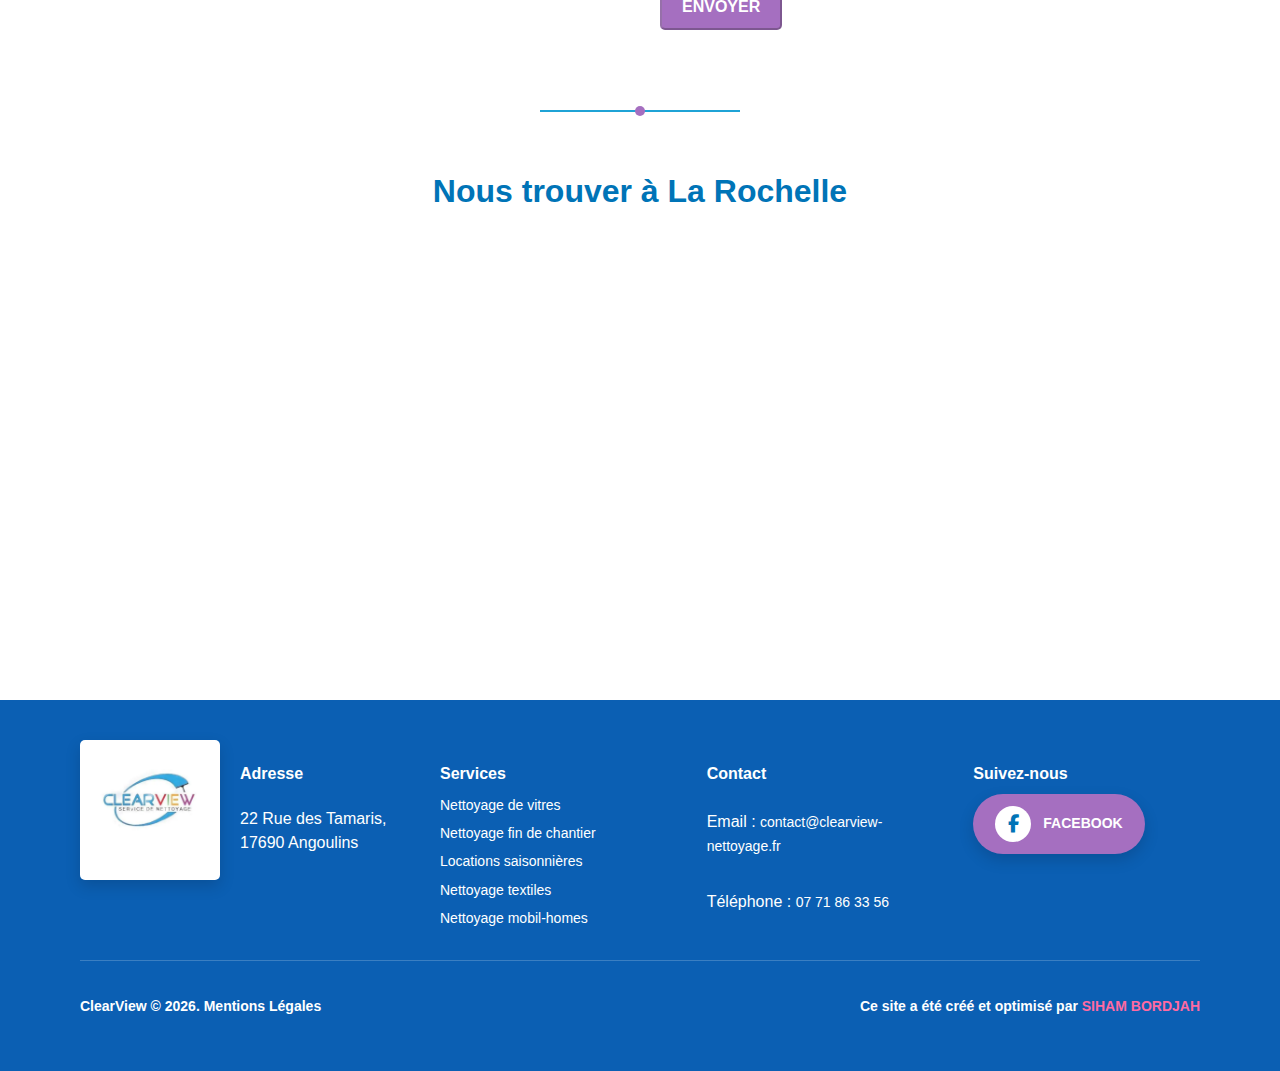
<file: services/nettoyage-mobil-home.html>
<!DOCTYPE html>
<html lang="fr">
  <head>
    <head>
      <!-- =========================
       BASE
      ========================== -->
      <meta charset="UTF-8" />
      <meta http-equiv="X-UA-Compatible" content="IE=edge" />
      <meta name="viewport" content="width=device-width, initial-scale=1.0" />

      <!-- =========================
       TITLE (SEO LOCAL)
     ========================== -->
      <title>
        Nettoyage de mobil-homes à La Rochelle | ClearView Nettoyage
      </title>

      <!-- CSS -->
      <link rel="stylesheet" href="../styles.css" />
      <!-- =========================
       META DESCRIPTION
       ========================== -->
      <meta
        name="description"
        content="Nettoyage professionnel de mobil-homes à La Rochelle : intérieur, extérieur, locations saisonnières et campings."
      />

      <!-- ROBOTS
        <meta name="robots" content="index, follow" /> apres avoir un domain je change avec ca -->

      <meta name="robots" content="index, follow" />

      <!-- =========================
       CANONICAL
      ========================== -->
      <link
        rel="canonical"
        href="https://clearview-nettoyage.fr/services/nettoyage-mobil-home"
      />

      <!-- =========================
       SEO LOCAL GEO
     ========================== -->
      <meta name="geo.region" content="FR-17" />
      <meta name="geo.placename" content="Angoulins" />
      <meta name="geo.position" content="46.1057;-1.1075" />
      <meta name="ICBM" content="46.1057, -1.1075" />

      <!-- =========================
       OPEN GRAPH
     ========================== -->
      <meta property="og:type" content="website" />
      <meta
        property="og:title"
        content="Nettoyage mobil-home à La Rochelle | ClearView Nettoyage"
      />
      <meta
        property="og:description"
        content="Nettoyage complet de mobil-homes à La Rochelle : intérieur et extérieur pour locations et campings."
      />
      <meta
        property="og:url"
        content="https://clearview-nettoyage.fr/services/nettoyage-mobil-home"
      />
      <meta
        property="og:image"
        content="https://clearview-nettoyage.fr/images/og/og-clearview.jpg"
      />
      <meta property="og:site_name" content="ClearView Nettoyage" />
      <meta property="og:locale" content="fr_FR" />

      <!-- =========================
       TWITTER
  
       ========================== -->
      <meta name="twitter:card" content="summary_large_image" />
      <meta
        name="twitter:title"
        content="Nettoyage mobil-homes à La Rochelle – ClearView"
      />
      <meta
        name="twitter:description"
        content="Nettoyage intérieur et extérieur de mobil-homes à La Rochelle et alentours. Service complet ClearView."
      />
      <meta
        name="twitter:image"
        content="https://clearview-nettoyage.fr/images/og/og-clearview.jpg"
      />

      <!-- =========================
       FAVICONS
    ========================== -->
      <link rel="icon" type="image/x-icon" href="/favicon_io/favicon.ico" />
      <link
        rel="icon"
        type="image/png"
        sizes="32x32"
        href="/favicon_io/favicon-32x32.png"
      />
      <link
        rel="icon"
        type="image/png"
        sizes="16x16"
        href="/favicon_io/favicon-16x16.png"
      />
      <link
        rel="apple-touch-icon"
        sizes="180x180"
        href="/favicon_io/apple-touch-icon.png"
      />
      <link rel="manifest" href="/favicon_io/site.webmanifest" />

      <!-- =========================
       PERFORMANCE
      ========================== -->
      <link rel="preconnect" href="https://fonts.googleapis.com" />
      <link rel="preconnect" href="https://fonts.gstatic.com" crossorigin />

      <!-- =========================
     GOOGLE FONT
========================== -->
      <link
        href="https://fonts.googleapis.com/css2?family=Inter:wght@400;600;700&display=swap"
        rel="stylesheet"
      />

      <!-- =========================
     FONT AWESOME
========================== -->
      <link
        rel="stylesheet"
        href="https://cdnjs.cloudflare.com/ajax/libs/font-awesome/6.5.1/css/all.min.css"
      />

      <!-- =========================
       STRUCTURED DATA (GBP MATCH)
    ========================== -->
      <script type="application/ld+json">
        {
          "@context": "https://schema.org",
          "@type": "CleaningService",
          "name": "ClearView Nettoyage",
          "image": "https://clearview-nettoyage.fr/images/logo/logo-clearview.webp",
          "url": "https://www.clearview-nettoyage.fr/",
          "telephone": "+33771863356",
          "address": {
            "@type": "PostalAddress",
            "streetAddress": "22 Rue des Tamaris",
            "addressCountry": "FR"
          },
          "areaServed": {
            "addressLocality": "Angoulins",
            "postalCode": "17690",
            "@type": "AdministrativeArea",
            "name": "Charente-Maritime"
          },
          "openingHours": "Mo-Sa 08:00-19:00",
          "priceRange": "€€",
          "sameAs": ["https://www.google.com/maps"]
        }
      </script>
    </head>
  </head>

  <body>
    <!-- Top Bar -->
    <div class="top-bar">
      <div class="top-item">
        <i class="fa-regular fa-clock"></i>
        <span>Ouvert : 9h - 19h (Lundi au Samedi)</span>
      </div>

      <div class="top-item">
        <i class="fa-solid fa-location-dot"></i>
        <span
          >Zone d'intervention : La Rochelle et ses alentours · Rochefort ·
          Surgères</span
        >
      </div>
    </div>

    <!-- Header principal -->
    <header class="main-header">
      <!-- Partie contact -->
      <div class="header-contact">
        <!-- Logo -->
        <div class="logo-container">
          <a href="index.html">
            <img
              src="../images/logo/logo-clearview.webp"
              alt="ClearView Nettoyage – entreprise de nettoyage professionnel"
              width="180"
              height="80"
            />
          </a>
        </div>
        <div class="contact-info">
          <!-- Téléphone -->
          <a href="tel:0771863356" class="info-item">
            <span class="icon"><i class="fa-solid fa-phone"></i></span>
            <div class="flex-column">
              <small>Appelez-nous</small>
              <strong>07 71 86 33 56</strong>
            </div>
          </a>
          <!-- Email -->
          <a href="mailto:contact@clearview-nettoyage.fr" class="info-item">
            <span class="icon"><i class="fa-solid fa-envelope"></i></span>
            <div class="flex-column">
              <small>Écrivez-nous</small>
              <strong>contact@clearview-nettoyage.fr</strong>
            </div>
          </a>
        </div>
      </div>

      <!-- Partie Menu + bouton -->
      <div class="header-menu">
        <nav class="nav">
          <ul class="menu">
            <li>
              <a href="../index.html" class="nav-link">Accueil</a>
            </li>

            <li class="dropdown">
              <a href="../index.html#services">Services</a>
              <ul class="submenu">
                <li>
                  <a href="../services/nettoyage-vitres.html"
                    >Nettoyage de vitres</a
                  >
                </li>
                <li>
                  <a href="../services/nettoyage-fin-chantier.html"
                    >Nettoyage fin de chantier</a
                  >
                </li>
                <li>
                  <a href="../services/locations-saisonnieres.html"
                    >Locations saisonnières</a
                  >
                </li>
                <li>
                  <a href="../services/nettoyage-textiles.html"
                    >Nettoyage textiles & moquettes</a
                  >
                </li>
                <li>
                  <a href="../services/nettoyage-mobil-home.html"
                    >Nettoyage mobil-homes</a
                  >
                </li>
                <!-- Services secondaires -->
                <li>
                  <a href="../services/nettoyage-exterieur.html"
                    >Nettoyage extérieur</a
                  >
                </li>
                <li>
                  <a href="../services/lavage-voitures.html">Lavage-voitures</a>
                </li>
                <!-- Services secondaires -->

                <li>
                  <a href="../services/Menage-generale.html">Ménage générale</a>
                </li>
                <li>
                  <a href="../services/location-materiel.html"
                    >Location de matériel</a
                  >
                </li>
              </ul>
            </li>

            <li><a href="/contact.html">Contact / Devis</a></li>
          </ul>
          <!--<a href="#" class="btn">Demander un devis</a>-->
          <a href="tel:07 71 86 33 56" class="btn btn-responsive"
            >07 71 86 33 56</a
          >
          <div class="hamburger">
            <span class="bar"></span>
            <span class="bar"></span>
            <span class="bar"></span>
          </div>
        </nav>
      </div>
    </header>

    <!-- Hero Section -->
    <section class="hero">
      <div class="hero-container container">
        <!--Partie Image-->
        <div class="hero-image">
          <!-- image -->
          <img
            src="../images/services/hero-mobile-home.jpg"
            alt="nettoyage mobile home"
            width="400"
            height="500"
          />
        </div>

        <!-- Partie Contenu -->
        <div class="hero-content">
          <div class="title">
            <h1>Nettoyage de mobil-homes à La Rochelle et alentours</h1>
            <h2>Un mobil-home propre, sain et prêt à accueillir</h2>
          </div>

          <p class="subtitle">
            <strong>
              Choisir ClearView, c'est confier le nettoyage de votre mobil-home
              à une entreprise locale spécialisée dans l'entretien des
              résidences de loisirs et locations saisonnières.
            </strong>
          </p>

          <p class="text">
            Nous intervenons pour les particuliers, campings, parcs résidentiels
            et loueurs afin d'assurer un nettoyage complet, soigné et rapide,
            entre chaque séjour ou en entretien régulier.
          </p>

          <div class="bouton">
            <a
              href="https://www.google.com/maps/place/ClearView+Nettoyage/@46.1104571,-1.1107344,17z/data=!3m1!4b1!4m6!3m5!1s0x480151c6457dfef1:0x6563979040e35001!8m2!3d46.1104571!4d-1.1081595!16s%2Fg%2F11kpsmtlbs?entry=ttu&g_ep=EgoyMDI2MDExMy4wIKXMDSoASAFQAw%3D%3D"
              target="_blank"
              rel="noopener noreferrer"
              class="google-reviews-btn"
            >
              <span class="stars">★★★★★</span>
              <span class="reviews-text">172 avis</span>
              <span class="google-logo">Google</span>
            </a>

            <a href="/contact.html" class="btn">Demander un devis →</a>
          </div>
        </div>
      </div>
    </section>

    <!-- Séparateur -->
    <section class="separator-section">
      <span class="separator-line">
        <span class="separator-dot"></span>
      </span>
    </section>

    <!--section services nettoyage vitres-->
    <section class="services-section">
      <div class="container">
        <div class="left">
          <h2>Nettoyage complet de mobil-homes à La Rochelle</h2>

          <p class="intro">
            Vous êtes propriétaire d’un mobil-home et souhaitez le préparer pour
            la saison ? Vous gérez un camping ou une location et cherchez un
            prestataire fiable ? <br />

            <strong>ClearView</strong> vous propose un
            <strong
              >nettoyage extérieur complet et professionnel de votre
              mobil-home</strong
            >, afin de préserver son esthétique, sa propreté et sa durabilité.
            <br /><br />

            Nous intervenons auprès des
            <strong>particuliers</strong>, mais aussi des
            <strong>campings, gestionnaires de parcs et professionnels</strong>,
            avec des prestations adaptées à chaque besoin.
          </p>

          <img
            src="../images/services/mobilhome-nettoyage.jpg"
            class="main-image"
            alt="Nettoyage mobil-home extérieur"
            width="500"
            height="500"
          />

          <h3>Nettoyage complet de votre mobil-home</h3>
          <p>
            ClearView assure un nettoyage minutieux et en profondeur, incluant :
          </p>

          <ul class="check-list">
            <li>
              <strong>Nettoyage des façades extérieures</strong> (salissures,
              traces, pollution)
            </li>
            <li>
              <strong>Nettoyage de la toiture</strong> (mousses, poussières,
              dépôts)
            </li>
            <li><strong>Nettoyage de la terrasse et de l’auvent</strong></li>
            <li>
              <strong>Nettoyage des menuiseries extérieures</strong> (fenêtres,
              volets, portes, encadrements)
            </li>
            <li>
              <strong
                >Entretien des surfaces plastiques, PVC, aluminium ou
                bois</strong
              >
            </li>
          </ul>

          <p>
            Nous adaptons nos procédures et nos produits aux matériaux de votre
            mobil-home afin de garantir un résultat rapide, efficace et durable,
            tout en protégeant les surfaces.
          </p>

          <h3>Pourquoi faire appel à ClearView ?</h3>

          <ul class="icon-list">
            <li>
              <strong>Spécialiste mobil-homes</strong> : Intervention adaptée
            </li>
            <li><strong>Rapidité & efficacité</strong> : Respect des délais</li>
            <li><strong>Produits adaptés</strong> : Respect des matériaux</li>
            <li>
              <strong>Résultat impeccable</strong> : Mobil-home prêt à louer
            </li>
          </ul>

          <p>
            Nous intervenons auprès des particuliers, des propriétaires de
            mobil-homes, des campings et des professionnels à La Rochelle et ses
            alentours.
          </p>
        </div>

        <!-- COLONNE DROITE -->
        <div class="right">
          <!-- CARTE DEVIS -->
          <div class="section-card quote-card">
            <h3 class="quote-title">Obtenez un devis gratuit</h3>

            <form
              class="quote-form"
              name="devis-rapide"
              method="POST"
              data-netlify="true"
            >
              <input type="text" name="nom" placeholder="Votre Nom*" required />
              <input
                type="email"
                name="email"
                placeholder="Votre E-mail*"
                required
              />
              <input
                type="tel"
                name="telephone"
                placeholder="Numéro de téléphone"
              />
              <textarea
                name="message"
                placeholder="Entrez votre message"
              ></textarea>

              <button type="submit">Obtenez un devis</button>
            </form>
          </div>
          <!-- CARTE SERVICES -->
          <div class="section-card other-services-card">
            <div class="other-services-title">Nos autres services</div>

            <ul class="other-services-list">
              <a href="../services/nettoyage-fin-chantier.html"
                ><li>Nettoyage fin de chantiers</li></a
              >
              <a href="../services/locations-saisonnieres.html"
                ><li>Locations saisonnières</li></a
              >
              <a href="../services/nettoyage-textiles.html"
                ><li>Textiles & moquettes</li></a
              >
              <a href="../services/nettoyage-mobil-home.html"
                ><li>Mobil-homes</li></a
              >
              <a href="../services/nettoyage-exterieur.html"
                ><li>Nettoyage extérieur</li></a
              >
            </ul>
          </div>

          <!-- CARTE CONTACT -->
          <div class="section-card contact-card">
            <div class="contact-item">
              <span class="icon"><i class="fa-solid fa-signs-post"></i></span>
              <div>
                <strong>Zone d'intervention</strong>
                <p>La Rochelle et ses Alentours</p>
              </div>
            </div>

            <div class="contact-item">
              <span class="icon"><i class="fa-solid fa-envelope"></i></span>
              <div>
                <strong>Email</strong>
                <p>contact@clearview-nettoyage.fr</p>
              </div>
            </div>

            <div class="contact-item">
              <span class="icon"
                ><i class="fa-solid fa-blender-phone"></i
              ></span>
              <div>
                <strong>Appelez-nous</strong>
                <p>07 71 86 33 56</p>
              </div>
            </div>
          </div>
        </div>
      </div>
    </section>

    <!-- Séparateur -->
    <section class="separator-section">
      <span class="separator-line">
        <span class="separator-dot"></span>
      </span>
    </section>

    <!--PRICING-->
    <section class="pricing-section">
      <div class="container">
        <h2>Nos tarifs particuliers</h2>
        <p class="pricing-note">
          Chaque logement est unique. Nos tarifs sont établis
          <strong>exclusivement sur devis</strong>, selon la surface, le nombre
          de vitrages et l'accessibilité, afin de vous garantir un prix juste.
        </p>

        <div class="pricing-grid">
          <div class="price-card">
            <h3>Fenêtres</h3>
            <p class="price-text">Sur devis</p>
            <span>Selon nombre et accessibilité</span>
          </div>

          <div class="price-card">
            <h3>Baies vitrées</h3>
            <p class="price-text">Sur devis</p>
            <span>Selon dimensions</span>
          </div>

          <div class="price-card">
            <h3>Vérandas</h3>
            <p class="price-text">Sur devis</p>
            <span>Selon surface</span>
          </div>

          <div class="price-card highlight">
            <h3>Forfait Maison</h3>
            <p class="price-text">Sur devis personnalisé</p>
            <span>Offre complète</span>
          </div>
        </div>
        <p class="bonus-note">
          👉 Déplacement gratuit — Réponse rapide — Sans engagement
        </p>
        <div class="pricing-cta">
          <a href="/contact.html" class="btn">Demander un devis</a>
        </div>
      </div>
    </section>
    <!--section pourquoi nous choisir-->
    <section class="why-section">
      <div class="container">
        <h2>LE NETTOYAGE DE VOTRE MOBIL-HOME EN DETAIL</h2>
        <div class="why-list">
          <div class="why-item">
            <div class="why-icon"><i class="fa-solid fa-house"></i></div>
            <div class="why-text">
              <h3>Nettoyage des façades</h3>
              <p>
                Élimination des salissures, traces, pollution et dépôts pour
                redonner un aspect propre et soigné.
              </p>
            </div>
          </div>

          <div class="why-item">
            <div class="why-icon"><i class="fa-solid fa-people-roof"></i></div>
            <div class="why-text">
              <h3>Nettoyage de la toiture</h3>
              <p>
                Suppression des mousses, poussières et résidus pour préserver la
                toiture dans le temps.
              </p>
            </div>
          </div>

          <div class="why-item">
            <div class="why-icon"><i class="fa-solid fa-sun"></i></div>
            <div class="why-text">
              <h3>Terrasse & auvent</h3>
              <p>
                Nettoyage complet des terrasses, auvents et surfaces
                extérieures.
              </p>
            </div>
          </div>

          <div class="why-item">
            <div class="why-icon"><i class="fa-solid fa-door-closed"></i></div>
            <div class="why-text">
              <h3>Menuiseries extérieures</h3>
              <p>
                Nettoyage des fenêtres, volets, encadrements et portes
                extérieures.
              </p>
            </div>
          </div>

          <div class="why-item">
            <div class="why-icon"><i class="fa-solid fa-leaf"></i></div>
            <div class="why-text">
              <h3>Matériaux respectés</h3>
              <p>
                Produits adaptés aux surfaces PVC, bois, aluminium et
                plastiques.
              </p>
            </div>
          </div>
        </div>
      </div>
    </section>

    <!-- ==================================== 
               formulaire de contact
         ================================== -->
    <section class="devis" id="contact">
      <div class="container">
        <div class="devis-container">
          <!-- Colonne gauche -->
          <div class="devis-info">
            <p class="subtitle">Devis gratuit sous 24h !</p>
            <h2>DEMANDER UN DEVIS</h2>

            <div class="bloc-info">
              <p>
                Pour toute question ou pour l'étude de votre situation, notre
                équipe est à votre écoute. Contactez-nous par téléphone ou via
                le formulaire ci-contre.
              </p>
            </div>

            <div class="bloc-info">
              <p>
                <i class="fa-solid fa-location-dot"></i> 22 Rue des Tamaris,
                17690 Angoulins
              </p>
              <p>
                <i class="fa-solid fa-phone"></i>
                <a href="tel:07 71 86 33 56">07 71 86 33 56</a>
              </p>
              <p>
                <i class="fa-solid fa-envelope-circle-check"></i>
                <a href="mailto:contact@clearview-nettoyage.fr">
                  contact@clearview-nettoyage.fr
                </a>
              </p>
            </div>
          </div>

          <!-- Colonne droite -->
          <form
            class="devis-form"
            id="devisForm"
            name="devis-contact"
            method="POST"
            data-netlify="true"
          >
            <input type="hidden" name="form-name" value="devis-contact" />

            <div class="row">
              <div class="field">
                <label>Votre nom et prénom *</label>
                <input
                  type="text"
                  name="nom"
                  required
                  autocomplete="name"
                  placeholder="Ex : Jean Dupont"
                />
              </div>

              <div class="field">
                <label>Votre email *</label>
                <input
                  type="email"
                  name="email"
                  required
                  autocomplete="email"
                  placeholder="Ex : exemple@email.com"
                />
              </div>
            </div>

            <div class="field">
              <label>Votre numéro *</label>
              <input
                type="tel"
                name="telephone"
                required
                inputmode="tel"
                autocomplete="tel"
                placeholder="Ex : 06 06 06 06 06"
              />
            </div>

            <div class="field">
              <label>Précisez votre demande *</label>
              <textarea
                name="message"
                required
                placeholder="Expliquez-nous votre besoin (type de nettoyage, surface, délai...)"
              ></textarea>
            </div>

            <div class="checkbox">
              <input type="checkbox" id="conditions" required />
              <label>
                En cochant cette case, je confirme avoir pris connaissance des
                conditions d'utilisation
              </label>
            </div>

            <button type="submit" class="btn" id="submitBtn" disabled>
              ENVOYER
            </button>
          </form>
        </div>
      </div>
    </section>

    <!-- Séparateur -->
    <section class="separator-section background-separator">
      <span class="separator-line">
        <span class="separator-dot"></span>
      </span>
    </section>

    <!--Carte Google Maps-->
    <section class="map-section">
      <div class="container">
        <h2>Nous trouver à La Rochelle</h2>

        <div class="map-container">
          <iframe
            src="https://www.google.com/maps/embed?pb=!1m18!1m12!1m3!1d5532.050815588544!2d-1.11309281325602!3d46.11040069655444!2m3!1f0!2f0!3f0!3m2!1i1024!2i768!4f13.1!3m3!1m2!1s0x480151e7aa7d73cd%3A0xd9260e8b8505bc0e!2s22%20Rue%20des%20Tamaris%2C%2017690%20Angoulins!5e0!3m2!1sfr!2sfr!4v1769688330930!5m2!1sfr!2sfr"
            width="600"
            height="450"
            style="border: 0"
            allowfullscreen=""
            loading="lazy"
            referrerpolicy="no-referrer-when-downgrade"
          ></iframe>
        </div>
      </div>
    </section>

    <!--footer-->
    <footer class="footer">
      <div class="container">
        <div class="footer-container">
          <!-- Logo -->
          <div class="footer-logo">
            <img
              src="/images/logo/logo-clearview.webp"
              alt="logo footer clearview"
            />
            <!-- Adresse -->
            <div class="footer-text">
              <h4>Adresse</h4>
              <p>
                22 Rue des Tamaris,<br />
                17690 Angoulins
              </p>
            </div>
          </div>

          <!-- Services -->
          <div class="footer-block">
            <h4>Services</h4>
            <div class="links">
              <a href="/services/nettoyage-vitres.html">Nettoyage de vitres</a>
              <a href="/services/nettoyage-fin-chantier.html"
                >Nettoyage fin de chantier</a
              >
              <a href="/services/locations-saisonnieres.html"
                >Locations saisonnières</a
              >
              <a href="/services/nettoyage-textiles.html">Nettoyage textiles</a>
              <a href="/services/nettoyage-mobil-home.html"
                >Nettoyage mobil-homes</a
              >
            </div>
          </div>

          <!-- Contact -->
          <div class="footer-block">
            <h4>Contact</h4>
            <p>
              Email :
              <a href="mailto:contact@clearview-nettoyage.fr" class="email-link"
                >contact@clearview-nettoyage.fr</a
              >
            </p>

            <p>
              Téléphone :
              <a href="tel:07 71 86 33 56" class="phone-link">07 71 86 33 56</a>
            </p>
          </div>
          <!-- reseau sociale -->
          <div class="footer-block social-block">
            <h4>Suivez-nous</h4>

            <a
              href="https://www.facebook.com/profile.php?id=61551986486933&rdid=zqiCCJMrpNKT2reW&share_url=https%3A%2F%2Fwww.facebook.com%2Fshare%2F1B6PWYhnWF%2F#"
              target="_blank"
              class="social-btn"
            >
              <span class="social-icon">
                <i class="fab fa-facebook-f"></i>
              </span>
              <span class="social-text">FACEBOOK</span>
            </a>
          </div>
        </div>

        <!-- LIGNE DU BAS -->
        <!-- Copyright -->
        <div class="footer-copy">
          <p>
            ClearView © 2026.
            <a href="#" target="_parent" class="legal">Mentions Légales</a>
          </p>

          <p>
            Ce site a été créé et optimisé par
            <strong
              ><a
                href="https://www.facebook.com/profile.php?id=61581583340602&locale=fr_FR"
                target="_parent"
                class="createur"
                >SIHAM BORDJAH</a
              ></strong
            >
          </p>
        </div>
      </div>
    </footer>

    <script src="../script.js"></script>
  </body>
</html>
</file>
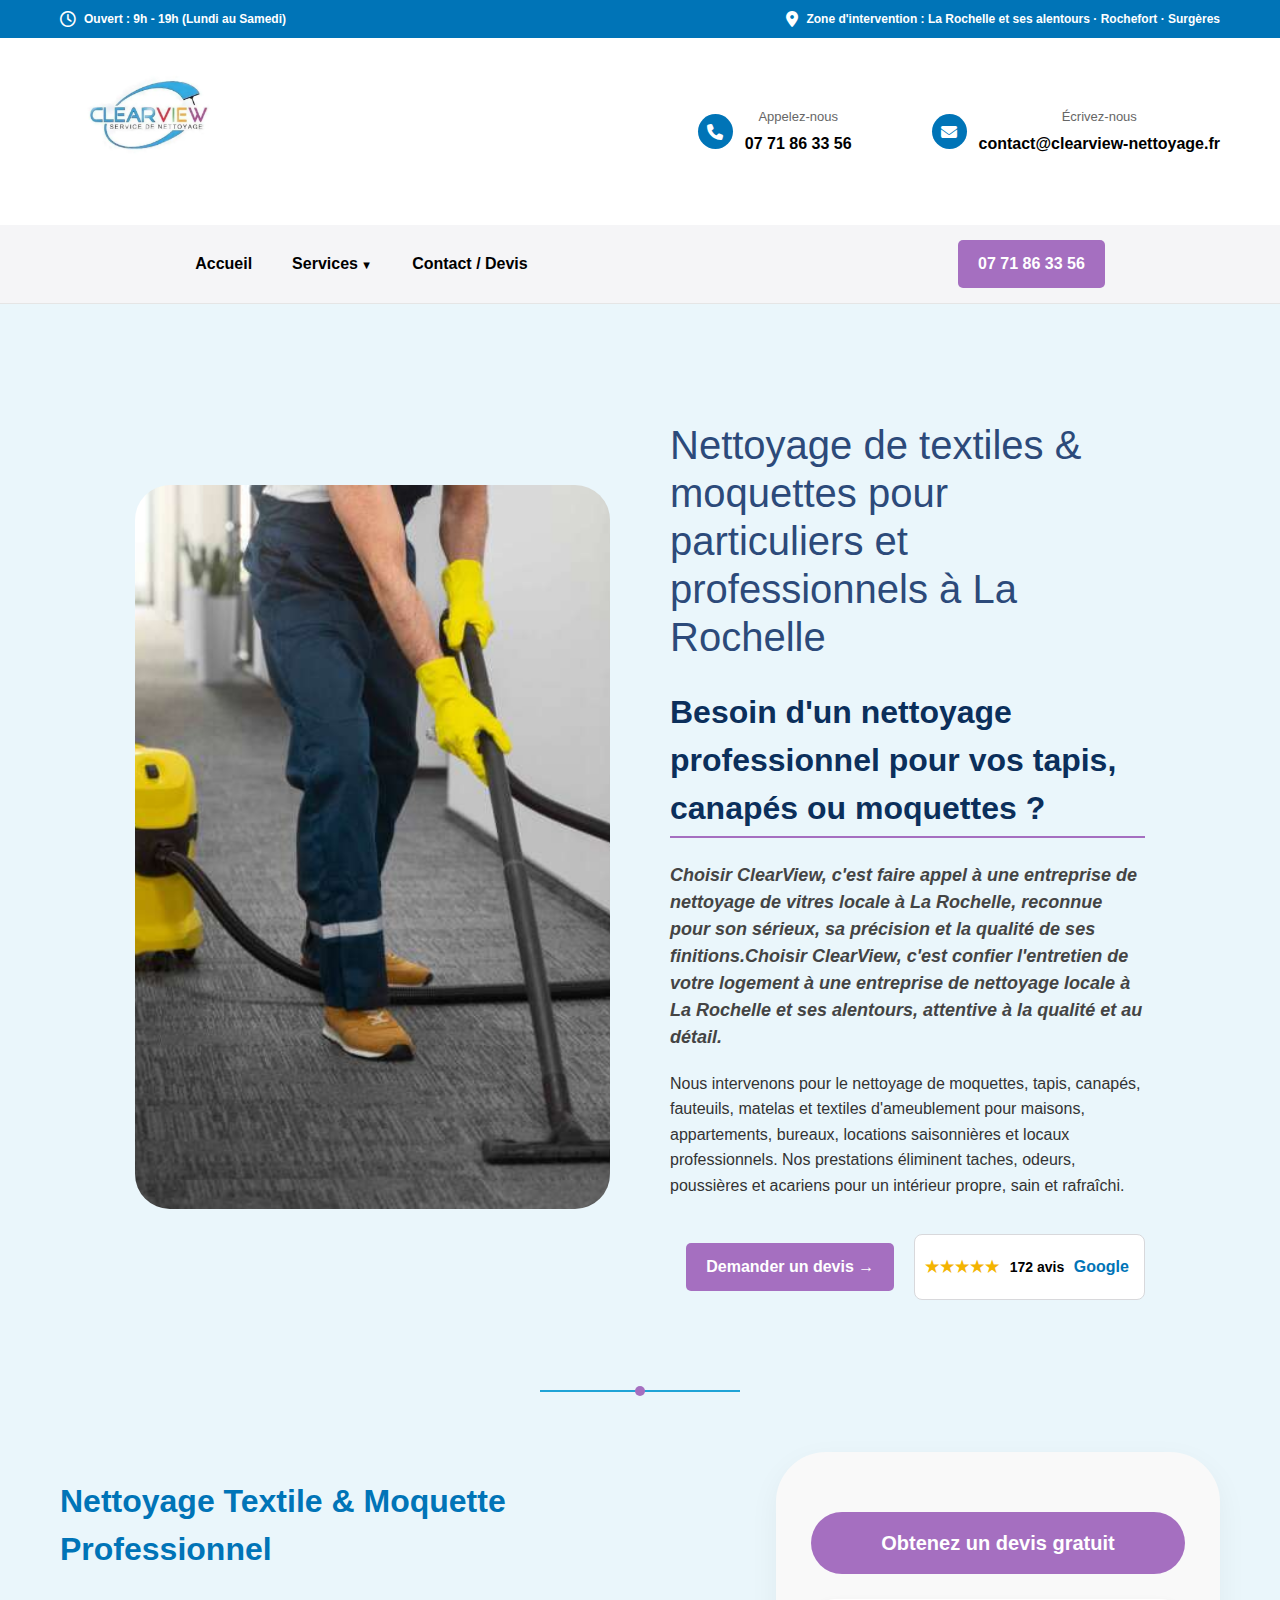
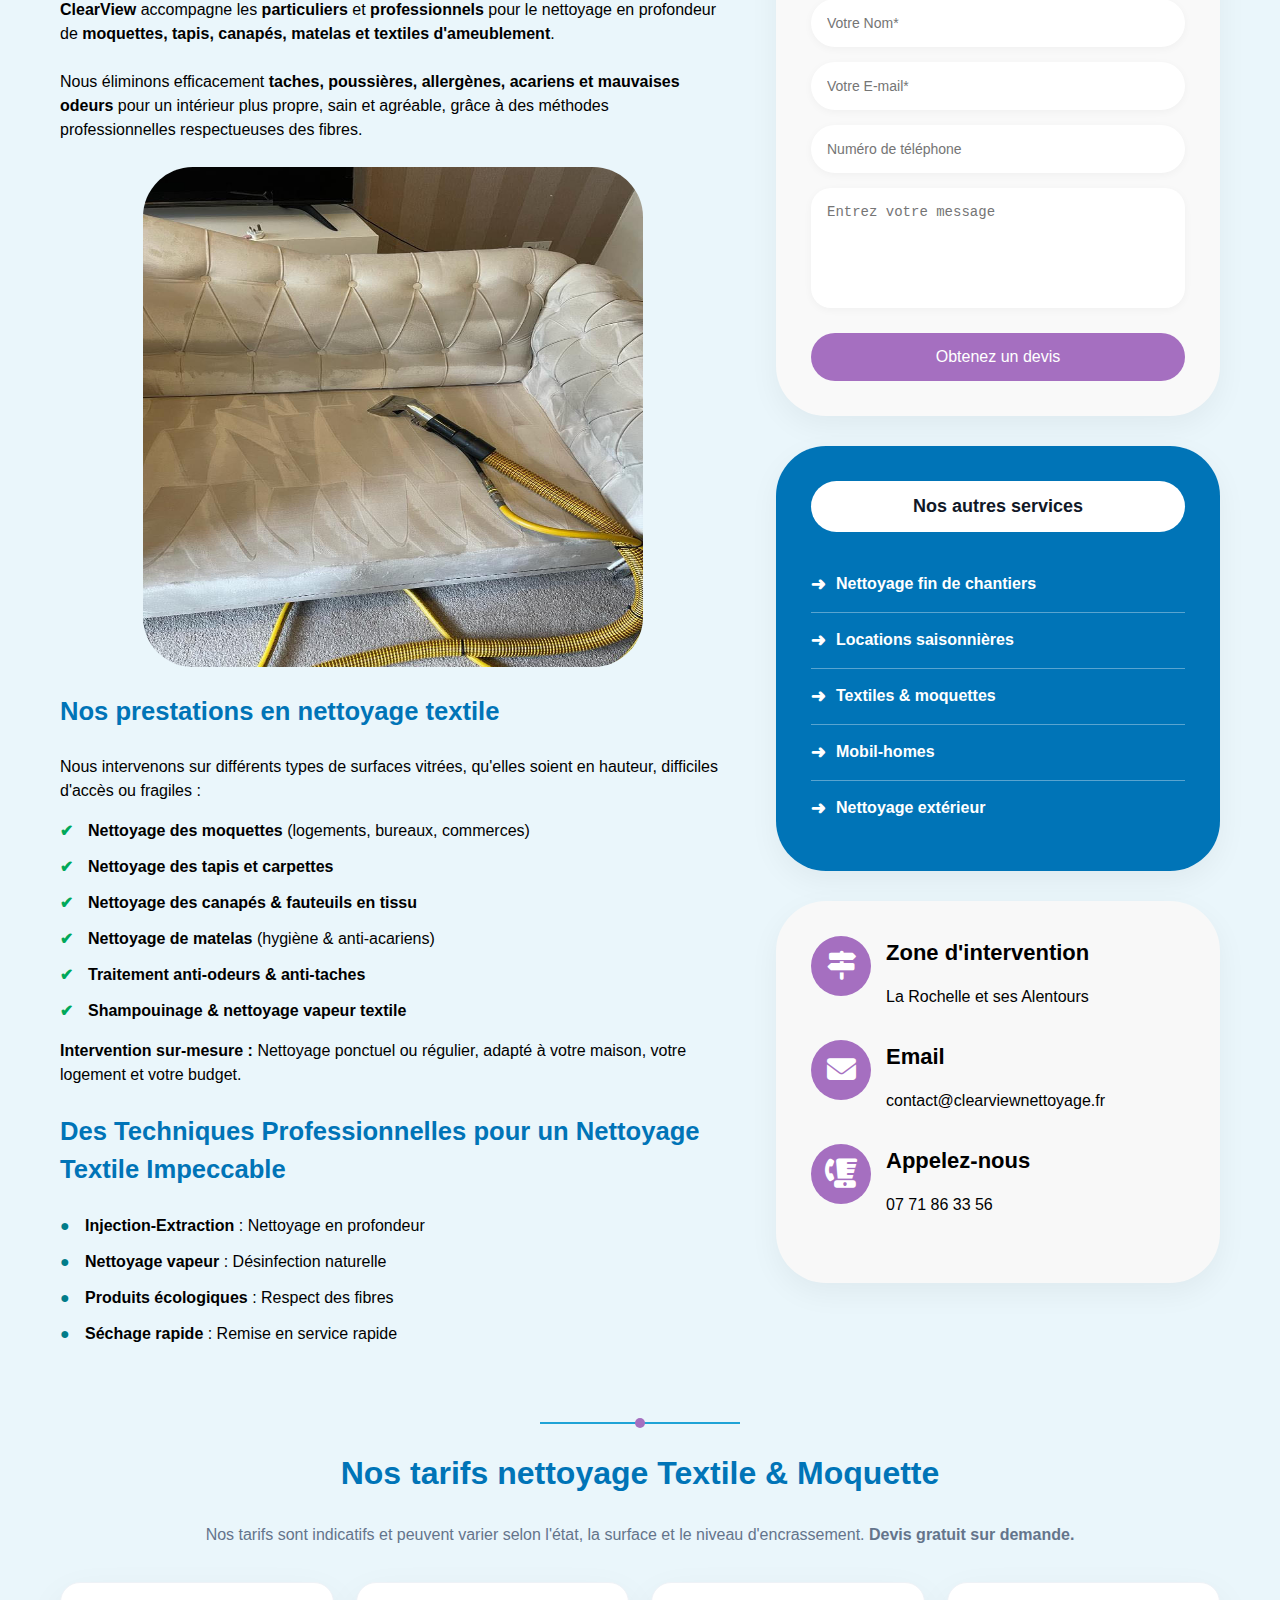
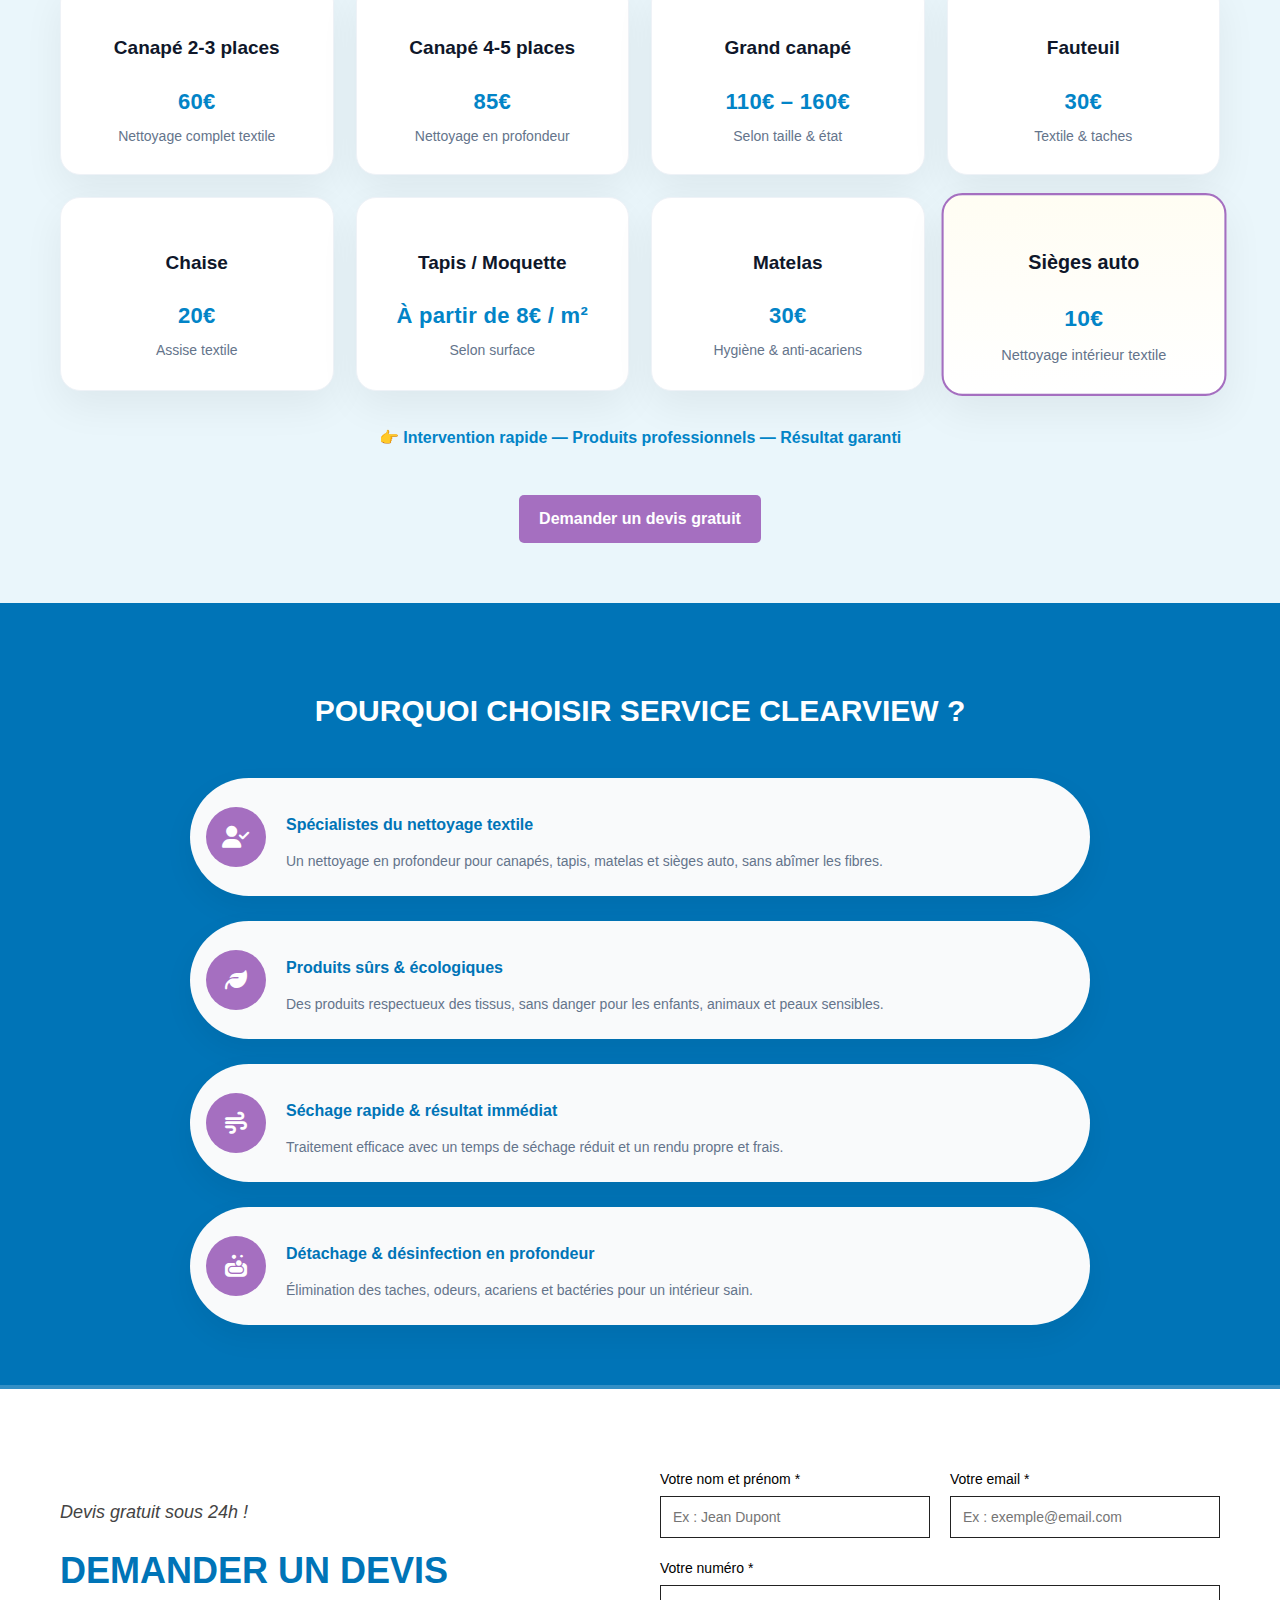
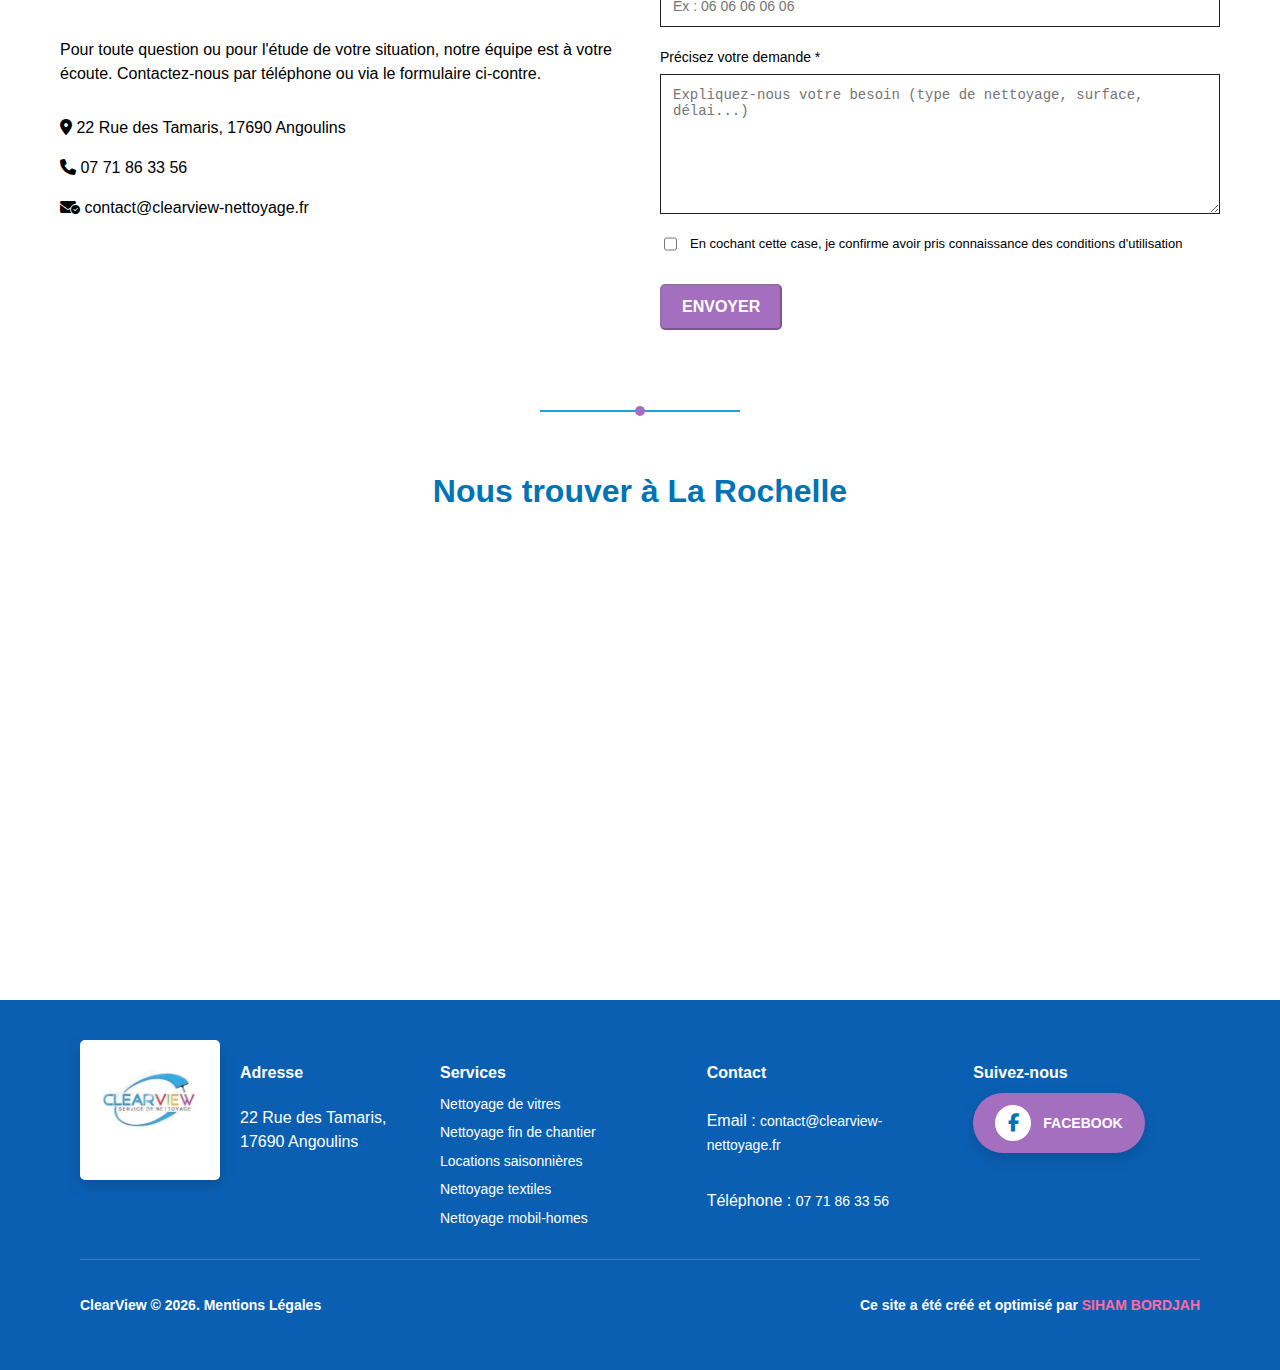
<file: services/nettoyage-textiles.html>
<!DOCTYPE html>
<html lang="fr">
  <head>
    <head>
      <!-- =========================
       BASE
      ========================== -->
      <meta charset="UTF-8" />
      <meta http-equiv="X-UA-Compatible" content="IE=edge" />
      <meta name="viewport" content="width=device-width, initial-scale=1.0" />

      <!-- =========================
       TITLE (SEO LOCAL)
     ========================== -->
      <title>
        Nettoyage textiles & moquettes à La Rochelle | ClearView Nettoyage
      </title>

      <!-- =========================
       META DESCRIPTION
       ========================== -->
      <meta
        name="description"
        content="Nettoyage professionnel de moquettes, tapis, canapés et textiles à La Rochelle. Résultat propre, sain et durable avec ClearView."
      />
      <!-- CSS -->
      <link rel="stylesheet" href="../styles.css" />

      <!-- ROBOTS
        <meta name="robots" content="index, follow" /> apres avoir un domain je change avec ca -->

      <meta name="robots" content="index, follow" />

      <!-- =========================
       CANONICAL
      ========================== -->
      <link
        rel="canonical"
        href="https://clearview-nettoyage.fr/services/nettoyage-textiles"
      />

      <!-- =========================
       SEO LOCAL GEO
     ========================== -->
      <meta name="geo.region" content="FR-17" />
      <meta name="geo.placename" content="Angoulins" />
      <meta name="geo.position" content="46.1057;-1.1075" />
      <meta name="ICBM" content="46.1057, -1.1075" />

      <!-- =========================
       OPEN GRAPH
     ========================== -->
      <meta property="og:type" content="website" />
      <meta
        property="og:title"
        content="Nettoyage canapé et matelas à La Rochelle | ClearView"
      />
      <meta
        property="og:description"
        content="Nettoyage en profondeur de canapés, matelas et moquettes à La Rochelle pour éliminer taches, acariens et odeurs."
      />
      <meta
        property="og:url"
        content="https://clearview-nettoyage.fr/services/nettoyage-textiles"
      />
      <meta
        property="og:image"
        content="https://clearview-nettoyage.fr/images/og/og-clearview.jpg"
      />
      <meta property="og:site_name" content="ClearView Nettoyage" />
      <meta property="og:locale" content="fr_FR" />

      <!-- =========================
       TWITTER
  
       ========================== -->
      <meta name="twitter:card" content="summary_large_image" />
      <meta
        name="twitter:title"
        content="Nettoyage canapés et moquettes à La Rochelle – ClearView"
      />
      <meta
        name="twitter:description"
        content="Nettoyage en profondeur de canapés, matelas et moquettes à La Rochelle. Élimine taches et acariens."
      />
      <meta
        name="twitter:image"
        content="https://clearview-nettoyage.fr/images/og/og-clearview.jpg"
      />

      <!-- =========================
       FAVICONS
    ========================== -->
      <link rel="icon" href="/favicon.ico" />
      <link rel="apple-touch-icon" href="/apple-touch-icon.png" />
      <link
        rel="stylesheet"
        href="https://cdnjs.cloudflare.com/ajax/libs/font-awesome/6.5.1/css/all.min.css"
      />

      <!-- =========================
       PERFORMANCE
  ========================== -->
      <link rel="preconnect" href="https://fonts.googleapis.com" />
      <link rel="preconnect" href="https://fonts.gstatic.com" crossorigin />

      <!-- =========================
       FONT 
    ========================== -->
      <link
        href="https://fonts.googleapis.com/css2?family=Inter:wght@400;600;700&display=swap"
        rel="stylesheet"
      />

      <!-- =========================
       STRUCTURED DATA (GBP MATCH)
    ========================== -->
      <script type="application/ld+json">
        {
          "@context": "https://schema.org",
          "@type": "CleaningService",
          "name": "ClearView Nettoyage",
          "image": "https://clearview-nettoyage.fr/images/logo/logo-clearview.webp",
          "url": "https://www.clearview-nettoyage.fr/",
          "telephone": "+33771863356",
          "address": {
            "@type": "PostalAddress",
            "streetAddress": "22 Rue des Tamaris",
            "addressCountry": "FR"
          },
          "areaServed": {
            "addressLocality": "Angoulins",
            "postalCode": "17690",
            "@type": "AdministrativeArea",
            "name": "Charente-Maritime"
          },
          "openingHours": "Mo-Sa 08:00-19:00",
          "priceRange": "€€",
          "sameAs": ["https://www.google.com/maps"]
        }
      </script>
    </head>
  </head>

  <body>
    <!-- Top Bar -->
    <div class="top-bar">
      <div class="top-item">
        <i class="fa-regular fa-clock"></i>
        <span>Ouvert : 9h - 19h (Lundi au Samedi)</span>
      </div>

      <div class="top-item">
        <i class="fa-solid fa-location-dot"></i>
        <span
          >Zone d'intervention : La Rochelle et ses alentours · Rochefort ·
          Surgères</span
        >
      </div>
    </div>

    <!-- Header principal -->
    <header class="main-header">
      <!-- Partie contact -->
      <div class="header-contact">
        <!-- Logo -->
        <div class="logo-container">
          <a href="index.html">
            <img
              src="../images/logo/logo-clearview.webp"
              alt="ClearView Nettoyage – entreprise de nettoyage professionnel"
              width="180"
              height="80"
            />
          </a>
        </div>
        <div class="contact-info">
          <!-- Téléphone -->
          <a href="tel:0771863356" class="info-item">
            <span class="icon"><i class="fa-solid fa-phone"></i></span>
            <div class="flex-column">
              <small>Appelez-nous</small>
              <strong>07 71 86 33 56</strong>
            </div>
          </a>
          <!-- Email -->
          <a href="mailto:contact@clearview-nettoyage.fr" class="info-item">
            <span class="icon"><i class="fa-solid fa-envelope"></i></span>
            <div class="flex-column">
              <small>Écrivez-nous</small>
              <strong>contact@clearview-nettoyage.fr</strong>
            </div>
          </a>
        </div>
      </div>

      <!-- Partie Menu + bouton -->
      <div class="header-menu">
        <nav class="nav">
          <ul class="menu">
            <li>
              <a href="../index.html" class="nav-link">Accueil</a>
            </li>

            <li class="dropdown">
              <a href="../index.html#services">Services</a>
              <ul class="submenu">
                <li>
                  <a href="../services/nettoyage-vitres.html"
                    >Nettoyage de vitres</a
                  >
                </li>
                <li>
                  <a href="../services/nettoyage-fin-chantier.html"
                    >Nettoyage fin de chantier</a
                  >
                </li>
                <li>
                  <a href="../services/locations-saisonnieres.html"
                    >Locations saisonnières</a
                  >
                </li>
                <li>
                  <a href="../services/nettoyage-textiles.html"
                    >Nettoyage textiles & moquettes</a
                  >
                </li>
                <li>
                  <a href="../services/nettoyage-mobil-home.html"
                    >Nettoyage mobil-homes</a
                  >
                </li>
                <!-- Services secondaires -->
                <li>
                  <a href="../services/nettoyage-exterieur.html"
                    >Nettoyage extérieur</a
                  >
                </li>
                <li>
                  <a href="../services/lavage-voitures.html">Lavage-voitures</a>
                </li>
                <!-- Services secondaires -->

                <li>
                  <a href="../services/Menage-generale.html">Ménage générale</a>
                </li>
                <li>
                  <a href="../services/location-materiel.html"
                    >Location de matériel</a
                  >
                </li>
              </ul>
            </li>

            <li><a href="/contact.html">Contact / Devis</a></li>
          </ul>

          <!--<a href="#" class="btn">Demander un devis</a>-->
          <a href="tel:07 71 86 33 56" class="btn btn-responsive"
            >07 71 86 33 56</a
          >
          <div class="hamburger">
            <span class="bar"></span>
            <span class="bar"></span>
            <span class="bar"></span>
          </div>
        </nav>
      </div>
    </header>

    <!-- Hero Section -->
    <section class="hero">
      <div class="hero-container container">
        <!--Partie Image-->
        <div class="hero-image">
          <!-- image -->
          <img
            src="../images/services/hero-nettoyage-moquette.jpg"
            alt="nettoyage textiles, tapis et moquettes"
            width="400"
            height="500"
          />
        </div>

        <!-- Partie Contenu -->
        <div class="hero-content">
          <div class="title">
            <h1>
              Nettoyage de textiles & moquettes pour particuliers et
              professionnels à La Rochelle
            </h1>
            <h2>
              Besoin d'un nettoyage professionnel pour vos tapis, canapés ou
              moquettes ?
            </h2>
          </div>

          <p class="subtitle">
            <strong>
              Choisir ClearView, c'est faire appel à une entreprise de nettoyage
              de vitres locale à La Rochelle, reconnue pour son sérieux, sa
              précision et la qualité de ses finitions.Choisir ClearView, c'est
              confier l'entretien de votre logement à une entreprise de
              nettoyage locale à La Rochelle et ses alentours, attentive à la
              qualité et au détail.</strong
            >
          </p>

          <p class="text">
            Nous intervenons pour le nettoyage de moquettes, tapis, canapés,
            fauteuils, matelas et textiles d'ameublement pour maisons,
            appartements, bureaux, locations saisonnières et locaux
            professionnels. Nos prestations éliminent taches, odeurs, poussières
            et acariens pour un intérieur propre, sain et rafraîchi.
          </p>
          <div class="bouton">
            <a
              href="https://www.google.com/maps/place/ClearView+Nettoyage/@46.1104571,-1.1107344,17z/data=!3m1!4b1!4m6!3m5!1s0x480151c6457dfef1:0x6563979040e35001!8m2!3d46.1104571!4d-1.1081595!16s%2Fg%2F11kpsmtlbs?entry=ttu&g_ep=EgoyMDI2MDExMy4wIKXMDSoASAFQAw%3D%3D"
              target="_blank"
              rel="noopener noreferrer"
              class="google-reviews-btn"
            >
              <span class="stars">★★★★★</span>
              <span class="reviews-text">172 avis</span>
              <span class="google-logo">Google</span>
            </a>

            <a href="#" class="btn">Demander un devis →</a>
          </div>
        </div>
      </div>
    </section>

    <!-- Séparateur -->
    <section class="separator-section">
      <span class="separator-line">
        <span class="separator-dot"></span>
      </span>
    </section>

    <!--section services nettoyage vitres-->
    <section class="services-section">
      <div class="container">
        <!-- COLONNE GAUCHE -->
        <div class="left">
          <!--petite description-->
          <h2>Nettoyage Textile & Moquette Professionnel</h2>

          <p class="intro">
            <strong>ClearView</strong> accompagne les
            <strong>particuliers</strong> et
            <strong>professionnels</strong> pour le nettoyage en profondeur de
            <strong
              >moquettes, tapis, canapés, matelas et textiles
              d'ameublement</strong
            >. <br /><br />

            Nous éliminons efficacement
            <strong
              >taches, poussières, allergènes, acariens et mauvaises
              odeurs</strong
            >
            pour un intérieur plus propre, sain et agréable, grâce à des
            méthodes professionnelles respectueuses des fibres.
          </p>

          <img
            src="../images/services/textile-nettoyage.jpg"
            class="main-image"
            alt="nettoyage moquettes tapis canapés textiles"
            width="500"
            height="500"
          />
          <h3>Nos prestations en nettoyage textile</h3>
          <p>
            Nous intervenons sur différents types de surfaces vitrées, qu'elles
            soient en hauteur, difficiles d'accès ou fragiles :
          </p>

          <ul class="check-list">
            <li>
              <strong>Nettoyage des moquettes</strong> (logements, bureaux,
              commerces)
            </li>
            <li><strong>Nettoyage des tapis et carpettes</strong></li>
            <li><strong>Nettoyage des canapés & fauteuils en tissu</strong></li>
            <li>
              <strong>Nettoyage de matelas</strong> (hygiène & anti-acariens)
            </li>
            <li><strong>Traitement anti-odeurs & anti-taches</strong></li>
            <li><strong>Shampouinage & nettoyage vapeur textile</strong></li>
          </ul>

          <p>
            <strong>Intervention sur-mesure :</strong> Nettoyage ponctuel ou
            régulier, adapté à votre maison, votre logement et votre budget.
          </p>

          <h3>
            Des Techniques Professionnelles pour un Nettoyage Textile Impeccable
          </h3>

          <ul class="icon-list">
            <li>
              <strong>Injection-Extraction</strong> : Nettoyage en profondeur
            </li>
            <li><strong>Nettoyage vapeur</strong> : Désinfection naturelle</li>
            <li><strong>Produits écologiques</strong> : Respect des fibres</li>
            <li><strong>Séchage rapide</strong> : Remise en service rapide</li>
          </ul>
        </div>

        <!-- COLONNE DROITE -->
        <div class="right">
          <!-- CARTE DEVIS -->
          <div class="section-card quote-card">
            <h3 class="quote-title">Obtenez un devis gratuit</h3>

            <form
              class="quote-form"
              name="devis-rapide"
              method="POST"
              data-netlify="true"
            >
              <input type="text" name="nom" placeholder="Votre Nom*" required />
              <input
                type="email"
                name="email"
                placeholder="Votre E-mail*"
                required
              />
              <input
                type="tel"
                name="telephone"
                placeholder="Numéro de téléphone"
              />
              <textarea
                name="message"
                placeholder="Entrez votre message"
              ></textarea>

              <button type="submit">Obtenez un devis</button>
            </form>
          </div>
          <!-- CARTE SERVICES -->
          <div class="section-card other-services-card">
            <div class="other-services-title">Nos autres services</div>

            <ul class="other-services-list">
              <a href="../services/nettoyage-fin-chantier.html"
                ><li>Nettoyage fin de chantiers</li></a
              >
              <a href="../services/locations-saisonnieres.html"
                ><li>Locations saisonnières</li></a
              >
              <a href="../services/nettoyage-textiles.html"
                ><li>Textiles & moquettes</li></a
              >
              <a href="../services/nettoyage-mobil-home.html"
                ><li>Mobil-homes</li></a
              >
              <a href="../services/nettoyage-exterieur.html"
                ><li>Nettoyage extérieur</li></a
              >
            </ul>
          </div>

          <!-- CARTE CONTACT -->
          <div class="section-card contact-card">
            <div class="contact-item">
              <span class="icon"><i class="fa-solid fa-signs-post"></i></span>
              <div>
                <strong>Zone d'intervention</strong>
                <p>La Rochelle et ses Alentours</p>
              </div>
            </div>

            <div class="contact-item">
              <span class="icon"><i class="fa-solid fa-envelope"></i></span>
              <div>
                <strong>Email</strong>
                <p>contact@clearviewnettoyage.fr</p>
              </div>
            </div>

            <div class="contact-item">
              <span class="icon"
                ><i class="fa-solid fa-blender-phone"></i
              ></span>
              <div>
                <strong>Appelez-nous</strong>
                <p>07 71 86 33 56</p>
              </div>
            </div>
          </div>
        </div>
      </div>
    </section>

    <!-- Séparateur -->
    <section class="separator-section">
      <span class="separator-line">
        <span class="separator-dot"></span>
      </span>
    </section>

    <!-- PRICING TEXTILE & MOQUETTE -->
    <section class="pricing-section">
      <div class="container">
        <h2>Nos tarifs nettoyage Textile & Moquette</h2>

        <p class="pricing-note">
          Nos tarifs sont indicatifs et peuvent varier selon l'état, la surface
          et le niveau d'encrassement.
          <strong>Devis gratuit sur demande.</strong>
        </p>

        <div class="pricing-grid">
          <div class="price-card">
            <h3>Canapé 2-3 places</h3>
            <p class="price-text">60€</p>
            <span>Nettoyage complet textile</span>
          </div>

          <div class="price-card">
            <h3>Canapé 4-5 places</h3>
            <p class="price-text">85€</p>
            <span>Nettoyage en profondeur</span>
          </div>

          <div class="price-card">
            <h3>Grand canapé</h3>
            <p class="price-text">110€ – 160€</p>
            <span>Selon taille & état</span>
          </div>

          <div class="price-card">
            <h3>Fauteuil</h3>
            <p class="price-text">30€</p>
            <span>Textile & taches</span>
          </div>

          <div class="price-card">
            <h3>Chaise</h3>
            <p class="price-text">20€</p>
            <span>Assise textile</span>
          </div>

          <div class="price-card">
            <h3>Tapis / Moquette</h3>
            <p class="price-text">À partir de 8€ / m²</p>
            <span>Selon surface</span>
          </div>

          <div class="price-card">
            <h3>Matelas</h3>
            <p class="price-text">30€</p>
            <span>Hygiène & anti-acariens</span>
          </div>

          <div class="price-card highlight">
            <h3>Sièges auto</h3>
            <p class="price-text">10€</p>
            <span>Nettoyage intérieur textile</span>
          </div>
        </div>

        <p class="bonus-note">
          👉 Intervention rapide — Produits professionnels — Résultat garanti
        </p>

        <div class="pricing-cta">
          <a href="#devis" class="btn">Demander un devis gratuit</a>
        </div>
      </div>
    </section>

    <!--section pourquoi nous choisir-->
    <section class="why-section">
      <div class="container">
        <h2>POURQUOI CHOISIR SERVICE CLEARVIEW ?</h2>

        <div class="why-list">
          <div class="why-item">
            <div class="why-icon"><i class="fa-solid fa-user-check"></i></div>
            <div class="why-text">
              <h3>Spécialistes du nettoyage textile</h3>
              <p>
                Un nettoyage en profondeur pour canapés, tapis, matelas et
                sièges auto, sans abîmer les fibres.
              </p>
            </div>
          </div>

          <div class="why-item">
            <div class="why-icon"><i class="fa-solid fa-leaf"></i></div>
            <div class="why-text">
              <h3>Produits sûrs & écologiques</h3>
              <p>
                Des produits respectueux des tissus, sans danger pour les
                enfants, animaux et peaux sensibles.
              </p>
            </div>
          </div>
          <div class="why-item">
            <div class="why-icon"><i class="fa-solid fa-wind"></i></div>
            <div class="why-text">
              <h3>Séchage rapide & résultat immédiat</h3>
              <p>
                Traitement efficace avec un temps de séchage réduit et un rendu
                propre et frais.
              </p>
            </div>
          </div>

          <div class="why-item">
            <div class="why-icon"><i class="fa-solid fa-soap"></i></div>
            <div class="why-text">
              <h3>Détachage & désinfection en profondeur</h3>
              <p>
                Élimination des taches, odeurs, acariens et bactéries pour un
                intérieur sain.
              </p>
            </div>
          </div>
        </div>
      </div>
    </section>

    <!-- ==================================== 
               formulaire de contact
         ================================== -->
    <section class="devis" id="contact">
      <div class="container">
        <div class="devis-container">
          <!-- Colonne gauche -->
          <div class="devis-info">
            <p class="subtitle">Devis gratuit sous 24h !</p>
            <h2>DEMANDER UN DEVIS</h2>

            <div class="bloc-info">
              <p>
                Pour toute question ou pour l'étude de votre situation, notre
                équipe est à votre écoute. Contactez-nous par téléphone ou via
                le formulaire ci-contre.
              </p>
            </div>

            <div class="bloc-info">
              <p>
                <i class="fa-solid fa-location-dot"></i> 22 Rue des Tamaris,
                17690 Angoulins
              </p>
              <p>
                <i class="fa-solid fa-phone"></i>
                <a href="tel:07 71 86 33 56">07 71 86 33 56</a>
              </p>
              <p>
                <i class="fa-solid fa-envelope-circle-check"></i>
                <a href="mailto:contact@clearview-nettoyage.fr">
                  contact@clearview-nettoyage.fr
                </a>
              </p>
            </div>
          </div>

          <!-- Colonne droite -->
          <form
            class="devis-form"
            id="devisForm"
            name="devis-contact"
            method="POST"
            data-netlify="true"
          >
            <input type="hidden" name="form-name" value="devis-contact" />

            <div class="row">
              <div class="field">
                <label>Votre nom et prénom *</label>
                <input
                  type="text"
                  name="nom"
                  required
                  autocomplete="name"
                  placeholder="Ex : Jean Dupont"
                />
              </div>

              <div class="field">
                <label>Votre email *</label>
                <input
                  type="email"
                  name="email"
                  required
                  autocomplete="email"
                  placeholder="Ex : exemple@email.com"
                />
              </div>
            </div>

            <div class="field">
              <label>Votre numéro *</label>
              <input
                type="tel"
                name="telephone"
                required
                inputmode="tel"
                autocomplete="tel"
                placeholder="Ex : 06 06 06 06 06"
              />
            </div>

            <div class="field">
              <label>Précisez votre demande *</label>
              <textarea
                name="message"
                required
                placeholder="Expliquez-nous votre besoin (type de nettoyage, surface, délai...)"
              ></textarea>
            </div>

            <div class="checkbox">
              <input type="checkbox" id="conditions" required />
              <label>
                En cochant cette case, je confirme avoir pris connaissance des
                conditions d'utilisation
              </label>
            </div>

            <button type="submit" class="btn" id="submitBtn" disabled>
              ENVOYER
            </button>
          </form>
        </div>
      </div>
    </section>

    <!-- Séparateur -->
    <section class="separator-section background-separator">
      <span class="separator-line">
        <span class="separator-dot"></span>
      </span>
    </section>

    <!--Carte Google Maps-->
    <section class="map-section">
      <div class="container">
        <h2>Nous trouver à La Rochelle</h2>

        <div class="map-container">
          <iframe
            src="https://www.google.com/maps/embed?pb=!1m18!1m12!1m3!1d5532.050815588544!2d-1.11309281325602!3d46.11040069655444!2m3!1f0!2f0!3f0!3m2!1i1024!2i768!4f13.1!3m3!1m2!1s0x480151e7aa7d73cd%3A0xd9260e8b8505bc0e!2s22%20Rue%20des%20Tamaris%2C%2017690%20Angoulins!5e0!3m2!1sfr!2sfr!4v1769688330930!5m2!1sfr!2sfr"
            width="600"
            height="450"
            style="border: 0"
            allowfullscreen=""
            loading="lazy"
            referrerpolicy="no-referrer-when-downgrade"
          ></iframe>
        </div>
      </div>
    </section>

    <!--footer-->
    <footer class="footer">
      <div class="container">
        <div class="footer-container">
          <!-- Logo -->
          <div class="footer-logo">
            <img
              src="/images/logo/logo-clearview.webp"
              alt="logo footer clearview"
            />
            <!-- Adresse -->
            <div class="footer-text">
              <h4>Adresse</h4>
              <p>
                22 Rue des Tamaris,<br />
                17690 Angoulins
              </p>
            </div>
          </div>

          <!-- Services -->
          <div class="footer-block">
            <h4>Services</h4>
            <div class="links">
              <a href="/services/nettoyage-vitres.html">Nettoyage de vitres</a>
              <a href="/services/nettoyage-fin-chantier.html"
                >Nettoyage fin de chantier</a
              >
              <a href="/services/locations-saisonnieres.html"
                >Locations saisonnières</a
              >
              <a href="/services/nettoyage-textiles.html">Nettoyage textiles</a>
              <a href="/services/nettoyage-mobil-home.html"
                >Nettoyage mobil-homes</a
              >
            </div>
          </div>

          <!-- Contact -->
          <div class="footer-block">
            <h4>Contact</h4>
            <p>
              Email :
              <a href="mailto:contact@clearview-nettoyage.fr" class="email-link"
                >contact@clearview-nettoyage.fr</a
              >
            </p>

            <p>
              Téléphone :
              <a href="tel:07 71 86 33 56" class="phone-link">07 71 86 33 56</a>
            </p>
          </div>
          <!-- reseau sociale -->
          <div class="footer-block social-block">
            <h4>Suivez-nous</h4>

            <a
              href="https://www.facebook.com/profile.php?id=61551986486933&rdid=zqiCCJMrpNKT2reW&share_url=https%3A%2F%2Fwww.facebook.com%2Fshare%2F1B6PWYhnWF%2F#"
              target="_blank"
              class="social-btn"
            >
              <span class="social-icon">
                <i class="fab fa-facebook-f"></i>
              </span>
              <span class="social-text">FACEBOOK</span>
            </a>
          </div>
        </div>

        <!-- LIGNE DU BAS -->
        <!-- Copyright -->
        <div class="footer-copy">
          <p>
            ClearView © 2026.
            <a href="#" target="_parent" class="legal">Mentions Légales</a>
          </p>

          <p>
            Ce site a été créé et optimisé par
            <strong
              ><a
                href="https://www.facebook.com/profile.php?id=61581583340602&locale=fr_FR"
                target="_parent"
                class="createur"
                >SIHAM BORDJAH</a
              ></strong
            >
          </p>
        </div>
      </div>
    </footer>

    <script src="../script.js"></script>
  </body>
</html>
</file>
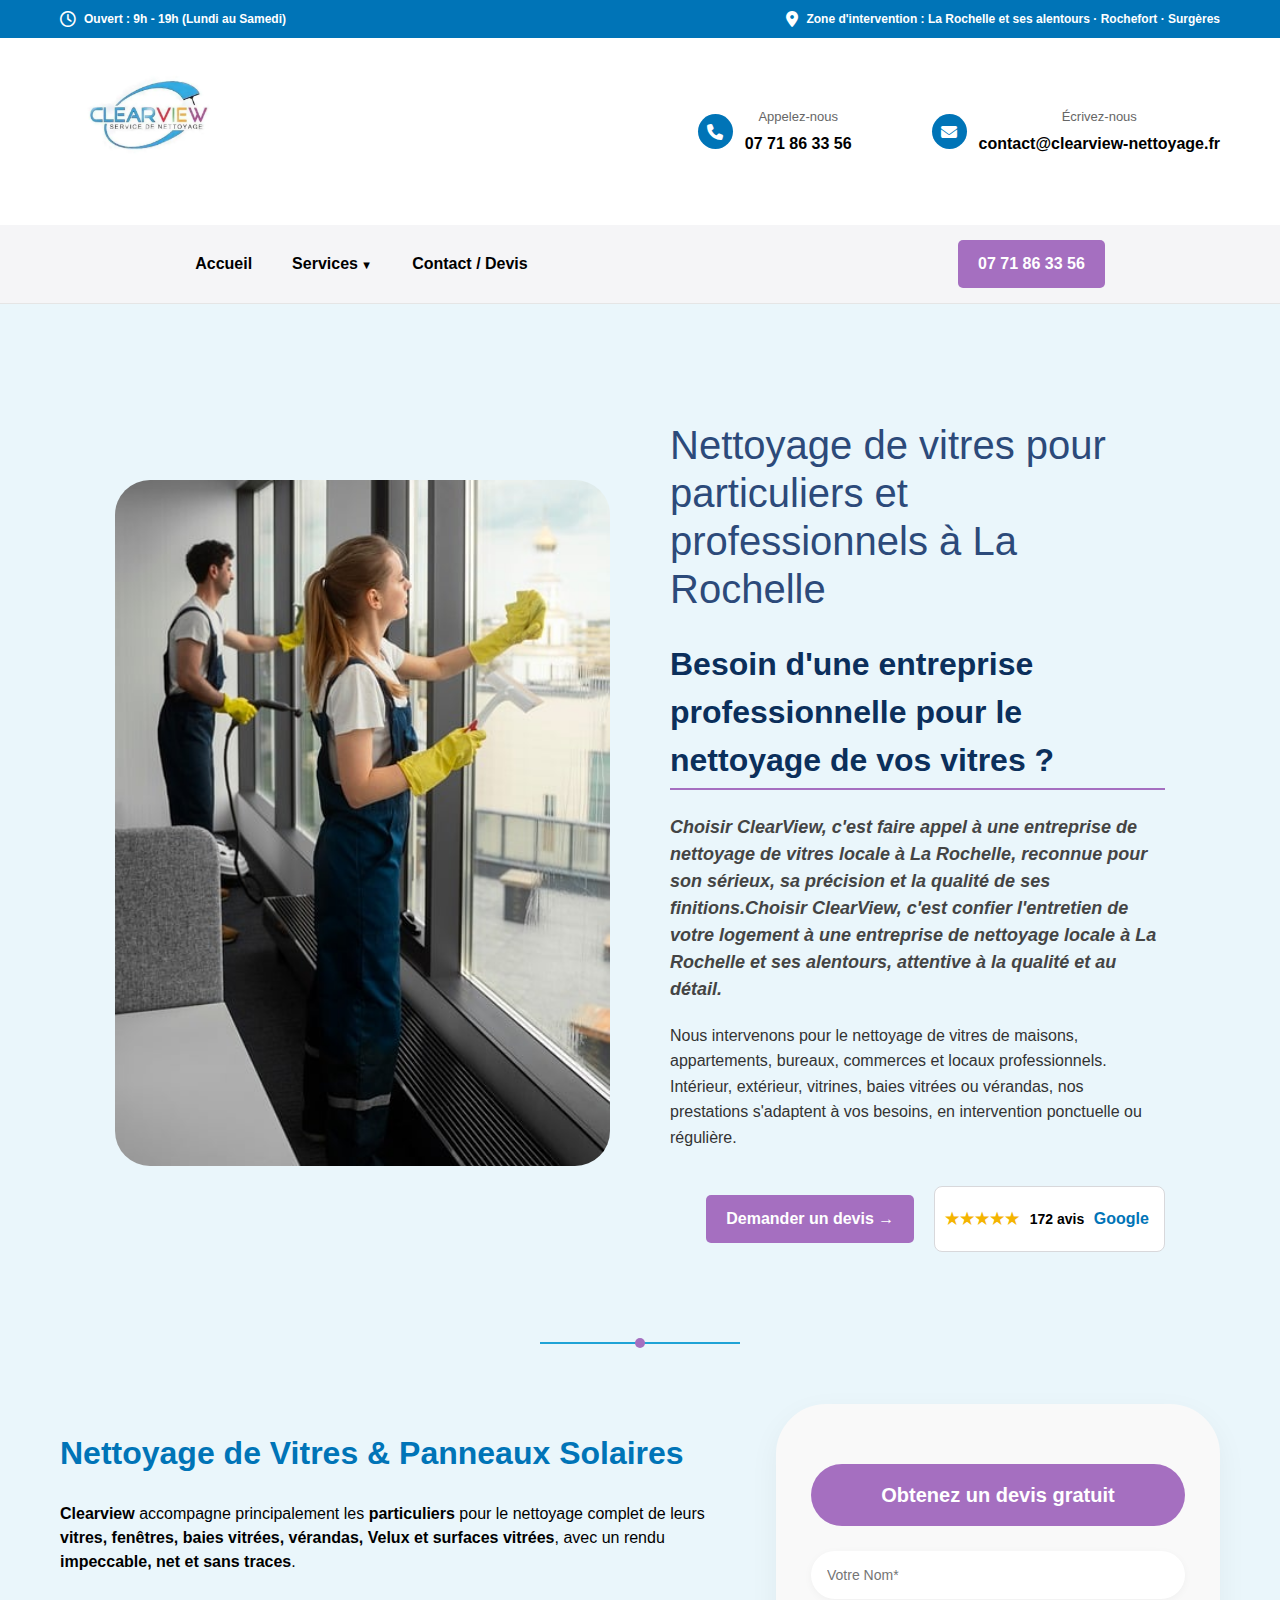
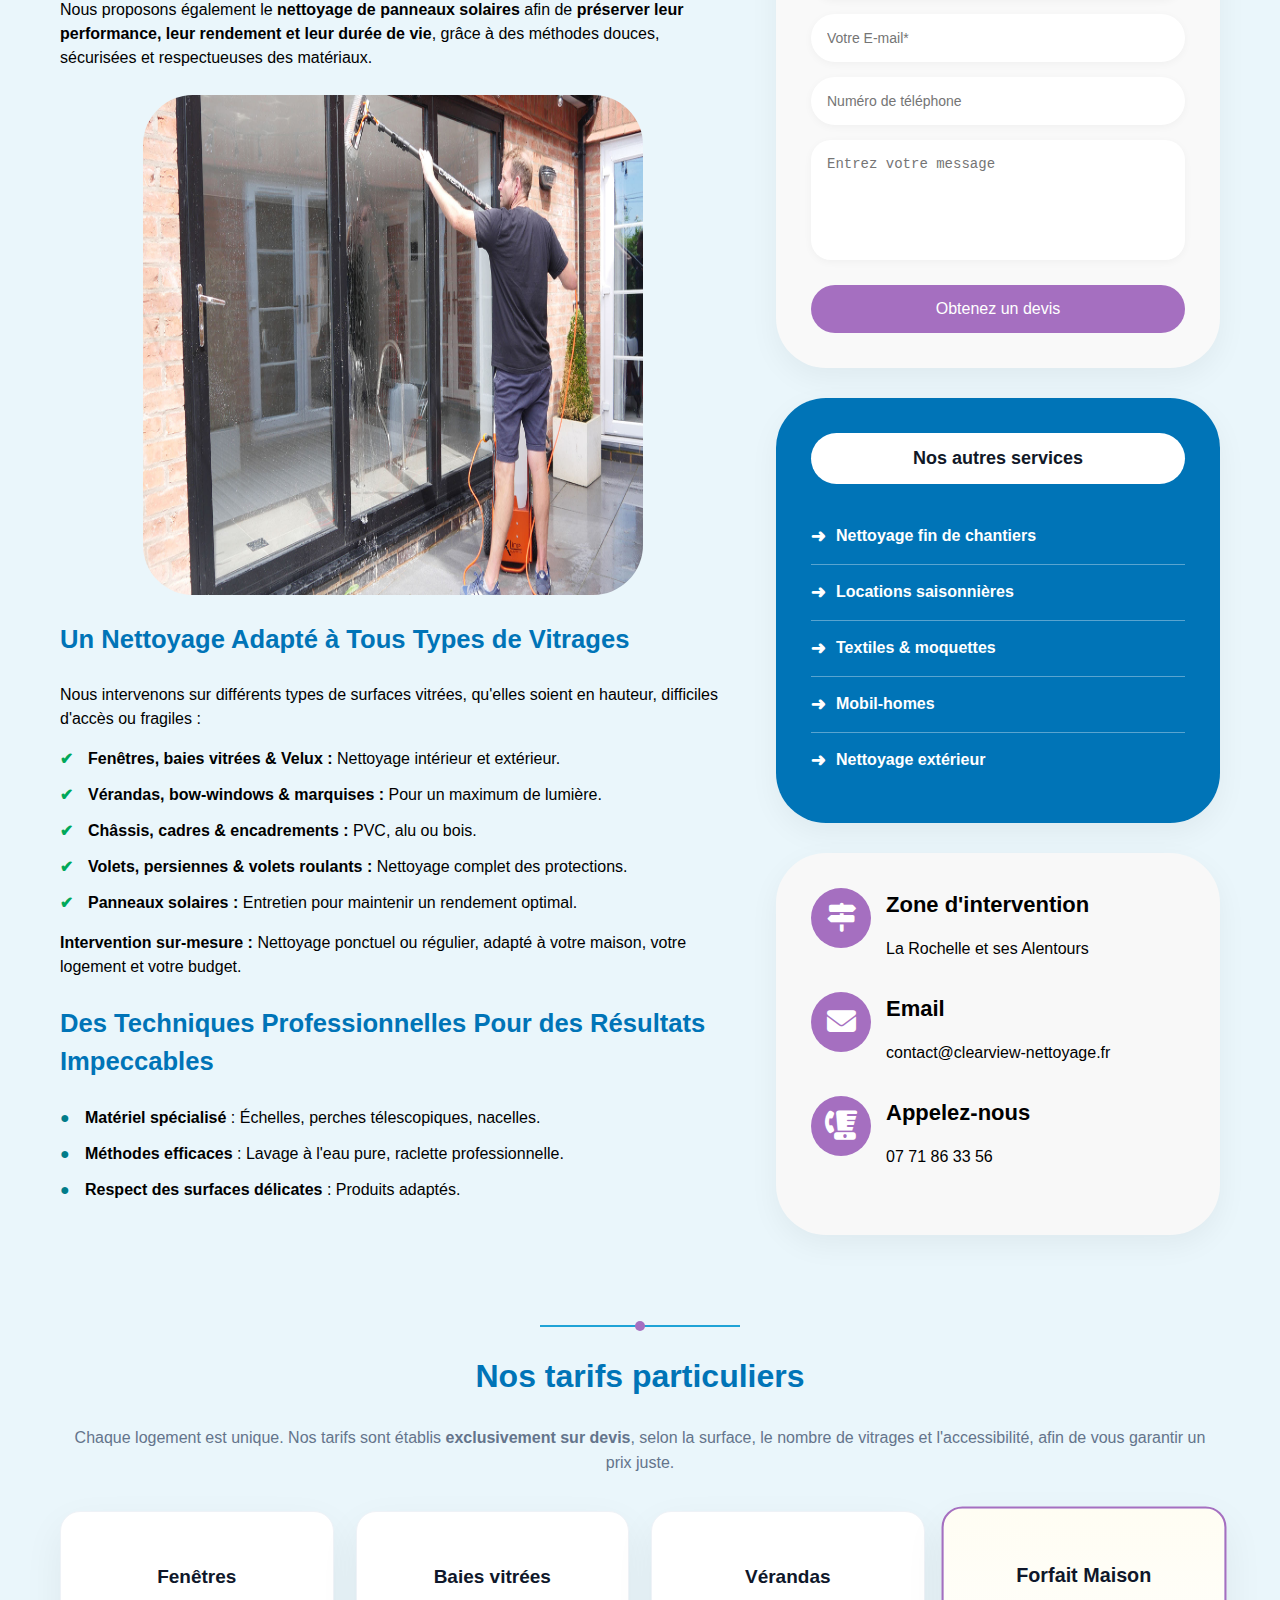
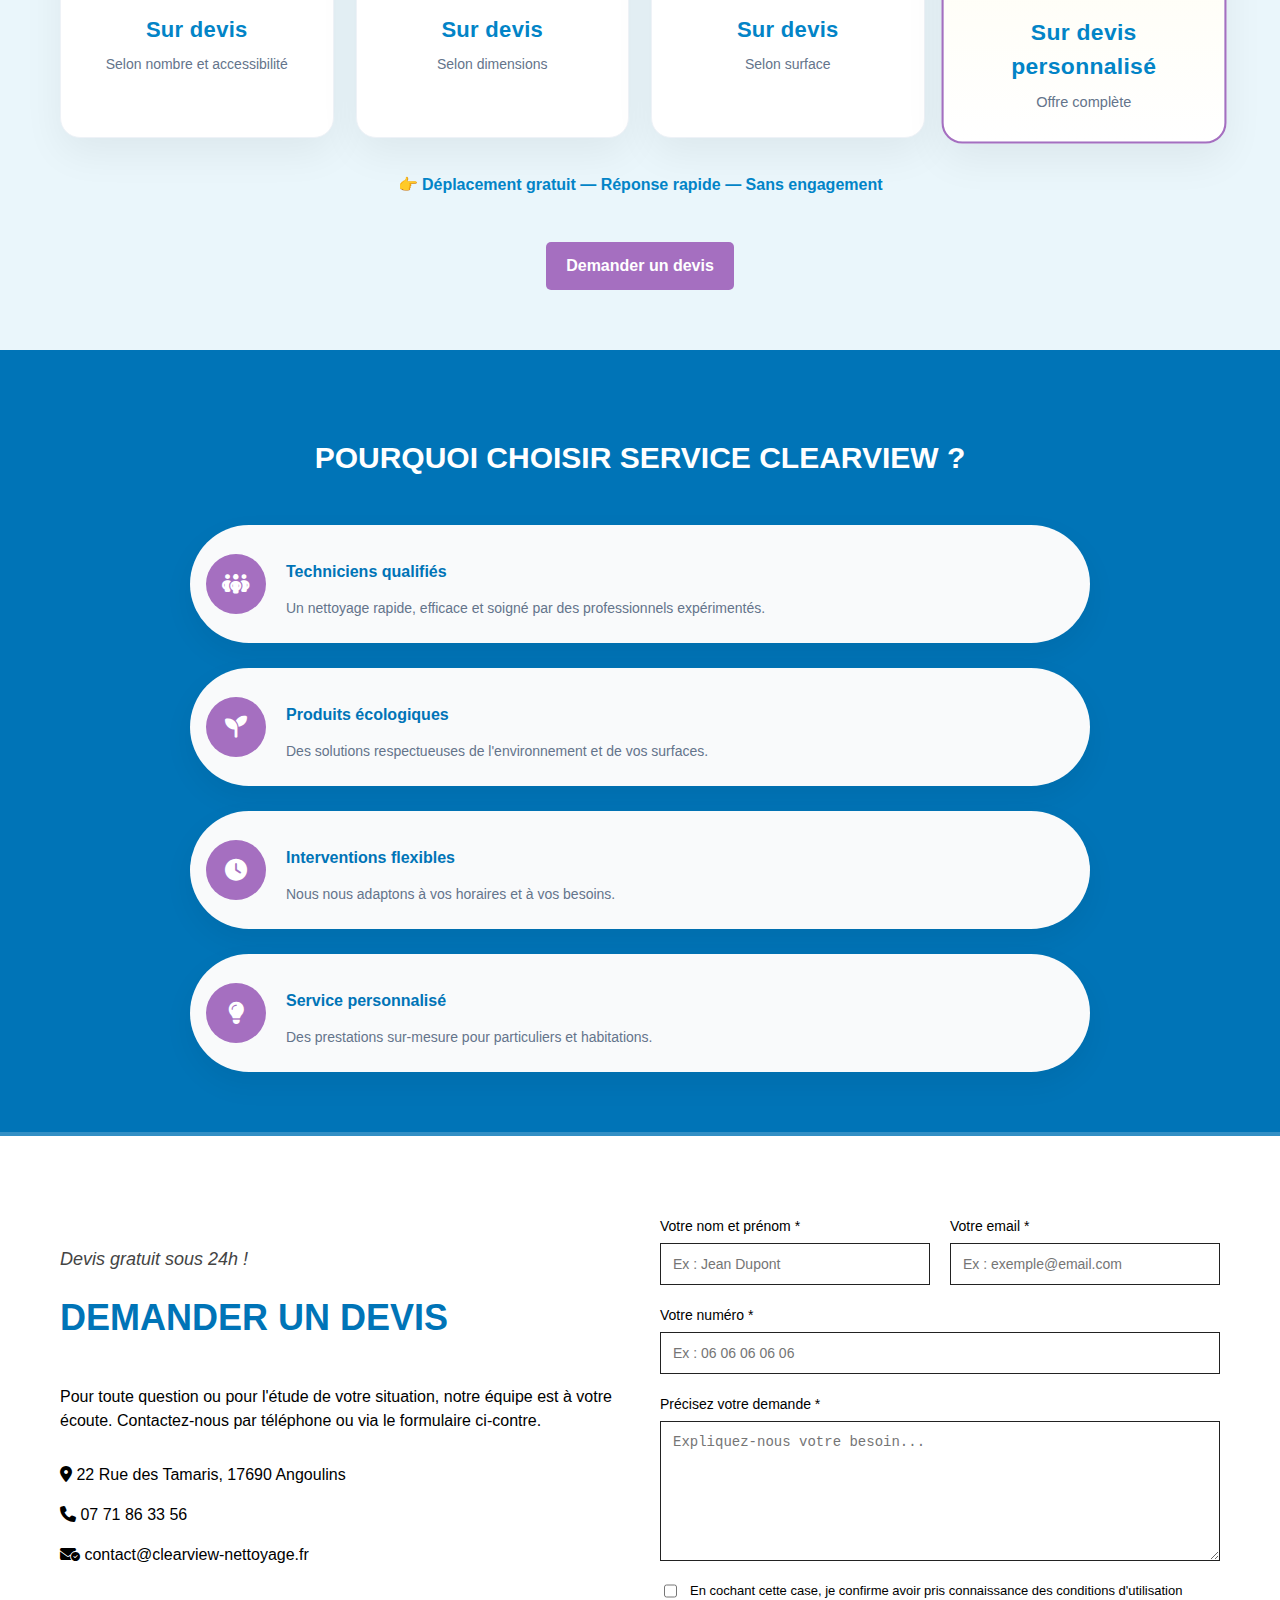
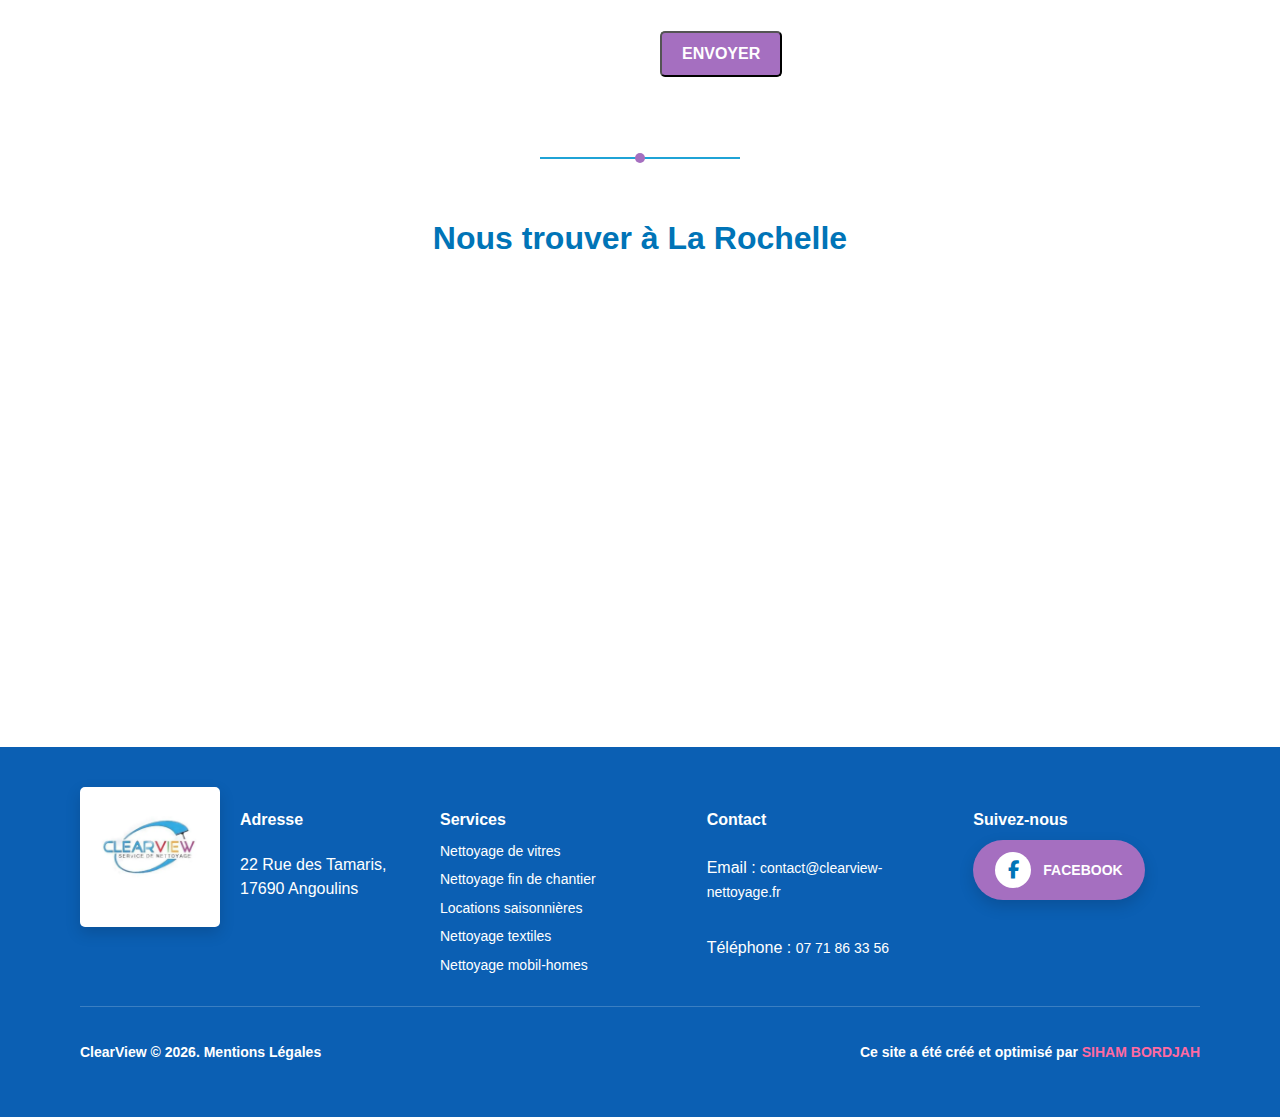
<file: services/nettoyage-vitres.html>
<!doctype html>
<html lang="fr">
  <head>
    <head>
      <!-- =========================
       BASE
      ========================== -->
      <meta charset="UTF-8" />
      <meta http-equiv="X-UA-Compatible" content="IE=edge" />
      <meta name="viewport" content="width=device-width, initial-scale=1.0" />

      <!-- =========================
       TITLE (SEO LOCAL)
     ========================== -->
      <title>
        Nettoyage de vitres professionnel à la Rochelle | ClearView Nettoyage
      </title>

      <!-- CSS -->
      <link rel="stylesheet" href="../styles.css" />
      <!-- =========================
       META DESCRIPTION
       ========================== -->
      <meta
        name="description"
        content="Service de nettoyage de vitres professionnel pour bureaux, commerces et immeubles. Résultat impeccable avec ClearView."
      />

      <!-- ROBOTS
        <meta name="robots" content="index, follow" /> apres avoir un domain je change avec ca -->

      <meta name="robots" content="index, follow" />

      <!-- =========================
       CANONICAL
      ========================== -->
      <link
        rel="canonical"
        href="https://clearviewnettoyage.fr/services/nettoyage-vitres"
      />

      <!-- =========================
       SEO LOCAL GEO
     ========================== -->
      <meta name="geo.region" content="FR-17" />
      <meta name="geo.placename" content="Angoulins" />
      <meta name="geo.position" content="46.1057;-1.1075" />
      <meta name="ICBM" content="46.1057, -1.1075" />
      <meta property="og:site_name" content="ClearView Nettoyage" />

      <!-- =========================
       OPEN GRAPH
     ========================== -->
      <meta property="og:type" content="website" />
      <meta
        property="og:title"
        content="Nettoyage de vitres à La Rochelle | ClearView Nettoyage"
      />
      <meta
        property="og:description"
        content="Nettoyage professionnel de vitres à La Rochelle : baies vitrées, vérandas, vitrines et fenêtres impeccables sans traces."
      />
      <meta
        property="og:url"
        content="https://clearviewnettoyage.fr/services/nettoyage-vitres"
      />
      <meta
        property="og:image"
        content="https://clearviewnettoyage.fr/images/og/og-clearview.jpg"
      />
      <meta property="og:site_name" content="ClearView Nettoyage" />
      <meta property="og:locale" content="fr_FR" />

      <!-- =========================
       TWITTER
  
       ========================== -->
      <meta name="twitter:card" content="summary_large_image" />
      <meta
        name="twitter:title"
        content="Nettoyage de vitres à La Rochelle – ClearView"
      />
      <meta
        name="twitter:description"
        content="Service professionnel de nettoyage de vitres à La Rochelle et alentours. Résultat sans traces."
      />
      <meta
        name="twitter:image"
        content="https://clearviewnettoyage.fr/images/og/og-clearview.jpg"
      />

      <!-- =========================
       FAVICONS
    ========================== -->
      <link rel="icon" type="image/x-icon" href="/favicon_io/favicon.ico" />
      <link
        rel="icon"
        type="image/png"
        sizes="32x32"
        href="/favicon_io/favicon-32x32.png"
      />
      <link
        rel="icon"
        type="image/png"
        sizes="16x16"
        href="/favicon_io/favicon-16x16.png"
      />
      <link
        rel="apple-touch-icon"
        sizes="180x180"
        href="/favicon_io/apple-touch-icon.png"
      />
      <link rel="manifest" href="/favicon_io/site.webmanifest" />

      <!-- =========================
       PERFORMANCE
      ========================== -->
      <link rel="preconnect" href="https://fonts.googleapis.com" />
      <link rel="preconnect" href="https://fonts.gstatic.com" crossorigin />

      <!-- =========================
     GOOGLE FONT
========================== -->
      <link
        href="https://fonts.googleapis.com/css2?family=Inter:wght@400;600;700&display=swap"
        rel="stylesheet"
      />

      <!-- =========================
     FONT AWESOME
       ========================= -->
      <link
        rel="stylesheet"
        href="https://cdnjs.cloudflare.com/ajax/libs/font-awesome/6.5.1/css/all.min.css"
      />

      <!-- =========================
       STRUCTURED DATA (GBP MATCH)
    ========================== -->
      <script type="application/ld+json">
        {
          "@context": "https://schema.org",
          "@type": "CleaningService",
          "name": "ClearView Nettoyage",
          "image": "https://clearviewnettoyage.fr/images/logo/logo-clearview.webp",
          "url": "https://clearviewnettoyage.fr/",
          "telephone": "+33771863356",
          "address": {
            "@type": "PostalAddress",
            "streetAddress": "22 Rue des Tamaris",
            "addressCountry": "FR"
          },
          "areaServed": {
            "addressLocality": "Angoulins",
            "postalCode": "17690",
            "@type": "AdministrativeArea",
            "name": "Charente-Maritime"
          },
          "openingHours": "Mo-Sa 08:00-19:00",
          "priceRange": "€€",
          "sameAs": ["https://www.google.com/maps"]
        }
      </script>
    </head>
  </head>

  <body>
    <!-- Top Bar -->
    <div class="top-bar">
      <div class="top-item">
        <i class="fa-regular fa-clock"></i>
        <span>Ouvert : 9h - 19h (Lundi au Samedi)</span>
      </div>

      <div class="top-item">
        <i class="fa-solid fa-location-dot"></i>
        <span
          >Zone d'intervention : La Rochelle et ses alentours · Rochefort ·
          Surgères</span
        >
      </div>
    </div>

    <!-- Header principal -->
    <header class="main-header">
      <!-- Partie contact -->
      <div class="header-contact">
        <!-- Logo -->
        <div class="logo-container">
          <a href="index.html">
            <img
              src="../images/logo/logo-clearview.webp"
              alt="ClearView Nettoyage – entreprise de nettoyage professionnel"
              width="180"
              height="80"
            />
          </a>
        </div>
        <div class="contact-info">
          <!-- Téléphone -->
          <a href="tel:0771863356" class="info-item">
            <span class="icon"><i class="fa-solid fa-phone"></i></span>
            <div class="flex-column">
              <small>Appelez-nous</small>
              <strong>07 71 86 33 56</strong>
            </div>
          </a>
          <!-- Email -->
          <a href="mailto:contact@clearview-nettoyage.fr" class="info-item">
            <span class="icon"><i class="fa-solid fa-envelope"></i></span>
            <div class="flex-column">
              <small>Écrivez-nous</small>
              <strong>contact@clearview-nettoyage.fr</strong>
            </div>
          </a>
        </div>
      </div>

      <!-- Partie Menu + bouton -->
      <div class="header-menu">
        <nav class="nav">
          <ul class="menu">
            <li>
              <a href="../index.html" class="nav-link">Accueil</a>
            </li>

            <li class="dropdown">
              <a href="../index.html#services">Services</a>
              <ul class="submenu">
                <li>
                  <a href="../services/nettoyage-vitres.html"
                    >Nettoyage de vitres</a
                  >
                </li>
                <li>
                  <a href="../services/nettoyage-fin-chantier.html"
                    >Nettoyage fin de chantier</a
                  >
                </li>
                <li>
                  <a href="../services/locations-saisonnieres.html"
                    >Locations saisonnières</a
                  >
                </li>
                <li>
                  <a href="../services/nettoyage-textiles.html"
                    >Nettoyage textiles & moquettes</a
                  >
                </li>
                <li>
                  <a href="../services/nettoyage-mobil-home.html"
                    >Nettoyage mobil-homes</a
                  >
                </li>
                <!-- Services secondaires -->
                <li>
                  <a href="../services/nettoyage-exterieur.html"
                    >Nettoyage extérieur</a
                  >
                </li>
                <li>
                  <a href="../services/lavage-voitures.html">Lavage-voitures</a>
                </li>
                <!-- Services secondaires -->

                <li>
                  <a href="../services/Menage-generale.html">Ménage générale</a>
                </li>
                <li>
                  <a href="../services/location-materiel.html"
                    >Location de matériel</a
                  >
                </li>
              </ul>
            </li>

            <li><a href="/contact.html">Contact / Devis</a></li>
          </ul>
          <!--<a href="#" class="btn">Demander un devis</a>-->
          <a href="tel:07 71 86 33 56" class="btn btn-responsive"
            >07 71 86 33 56</a
          >
          <div class="hamburger">
            <span class="bar"></span>
            <span class="bar"></span>
            <span class="bar"></span>
          </div>
        </nav>
      </div>
    </header>

    <!-- Hero Section -->
    <section class="hero">
      <div class="hero-container">
        <!--Partie Image-->
        <div class="hero-image">
          <!-- image -->
          <img
            src="../images/services/hero-vitre.jpg"
            alt="nettoyage de vitres & panneaux solaires"
            width="400"
            height="500"
          />
        </div>

        <!-- Partie Contenu -->
        <div class="hero-content">
          <div class="title">
            <h1>
              Nettoyage de vitres pour particuliers et professionnels à La
              Rochelle
            </h1>
            <h2>
              Besoin d'une entreprise professionnelle pour le nettoyage de vos
              vitres ?
            </h2>
          </div>

          <p class="subtitle">
            <strong>
              Choisir ClearView, c'est faire appel à une entreprise de nettoyage
              de vitres locale à La Rochelle, reconnue pour son sérieux, sa
              précision et la qualité de ses finitions.Choisir ClearView, c'est
              confier l'entretien de votre logement à une entreprise de
              nettoyage locale à La Rochelle et ses alentours, attentive à la
              qualité et au détail.</strong
            >
          </p>

          <p class="text">
            Nous intervenons pour le nettoyage de vitres de maisons,
            appartements, bureaux, commerces et locaux professionnels.
            Intérieur, extérieur, vitrines, baies vitrées ou vérandas, nos
            prestations s'adaptent à vos besoins, en intervention ponctuelle ou
            régulière.
          </p>
          <div class="bouton">
            <a
              href="https://www.google.com/maps/place/ClearView+Nettoyage/@46.1104571,-1.1107344,17z/data=!3m1!4b1!4m6!3m5!1s0x480151c6457dfef1:0x6563979040e35001!8m2!3d46.1104571!4d-1.1081595!16s%2Fg%2F11kpsmtlbs?entry=ttu&g_ep=EgoyMDI2MDExMy4wIKXMDSoASAFQAw%3D%3D"
              target="_blank"
              rel="noopener noreferrer"
              class="google-reviews-btn"
            >
              <span class="stars">★★★★★</span>
              <span class="reviews-text">172 avis</span>
              <span class="google-logo">Google</span>
            </a>

            <a href="/contact.html" class="btn">Demander un devis →</a>
          </div>
        </div>
      </div>
    </section>

    <!-- Séparateur -->
    <section class="separator-section">
      <span class="separator-line">
        <span class="separator-dot"></span>
      </span>
    </section>

    <!--section services nettoyage vitres-->
    <section class="services-section">
      <div class="container">
        <!-- COLONNE GAUCHE -->
        <div class="left">
          <!--petite description-->
          <h2>Nettoyage de Vitres & Panneaux Solaires</h2>

          <p class="intro">
            <strong>Clearview</strong> accompagne principalement les
            <strong>particuliers</strong> pour le nettoyage complet de leurs
            <strong
              >vitres, fenêtres, baies vitrées, vérandas, Velux et surfaces
              vitrées</strong
            >, avec un rendu
            <strong>impeccable, net et sans traces</strong>.<br /><br />

            Nous proposons également le
            <strong>nettoyage de panneaux solaires</strong> afin de
            <strong
              >préserver leur performance, leur rendement et leur durée de
              vie</strong
            >, grâce à des méthodes douces, sécurisées et respectueuses des
            matériaux.
          </p>

          <img
            src="../images/services/vitre-nettoyage.jpg"
            class="main-image"
            alt="nettoyage de vitres & panneaux solaires"
            width="500"
            height="500"
          />
          <h3>Un Nettoyage Adapté à Tous Types de Vitrages</h3>
          <p>
            Nous intervenons sur différents types de surfaces vitrées, qu'elles
            soient en hauteur, difficiles d'accès ou fragiles :
          </p>

          <ul class="check-list">
            <li>
              <strong>Fenêtres, baies vitrées & Velux :</strong> Nettoyage
              intérieur et extérieur.
            </li>
            <li>
              <strong>Vérandas, bow-windows & marquises :</strong> Pour un
              maximum de lumière.
            </li>
            <li>
              <strong>Châssis, cadres & encadrements :</strong> PVC, alu ou
              bois.
            </li>
            <li>
              <strong>Volets, persiennes & volets roulants :</strong> Nettoyage
              complet des protections.
            </li>
            <li>
              <strong>Panneaux solaires :</strong> Entretien pour maintenir un
              rendement optimal.
            </li>
          </ul>

          <p>
            <strong>Intervention sur-mesure :</strong> Nettoyage ponctuel ou
            régulier, adapté à votre maison, votre logement et votre budget.
          </p>

          <h3>
            Des Techniques Professionnelles Pour des Résultats Impeccables
          </h3>

          <ul class="icon-list">
            <li>
              <strong>Matériel spécialisé</strong> : Échelles, perches
              télescopiques, nacelles.
            </li>
            <li>
              <strong>Méthodes efficaces</strong> : Lavage à l'eau pure,
              raclette professionnelle.
            </li>
            <li>
              <strong>Respect des surfaces délicates</strong> : Produits
              adaptés.
            </li>
          </ul>
        </div>

        <!-- COLONNE DROITE -->
        <div class="right">
          <!-- CARTE DEVIS -->
          <div class="section-card quote-card">
            <h3 class="quote-title">Obtenez un devis gratuit</h3>

            <form
              class="quote-form"
              action="https://formspree.io/f/xdaprdyg"
              method="POST"
            >
              <input type="hidden" name="source" value="Page Service" />

              <input type="text" name="nom" placeholder="Votre Nom*" required />

              <input
                type="email"
                name="email"
                placeholder="Votre E-mail*"
                required
              />

              <input
                type="tel"
                name="telephone"
                placeholder="Numéro de téléphone"
              />

              <textarea
                name="message"
                placeholder="Entrez votre message"
              ></textarea>

              <button type="submit">Obtenez un devis</button>
            </form>
          </div>
          <!-- CARTE SERVICES -->
          <div class="section-card other-services-card">
            <div class="other-services-title">Nos autres services</div>

            <ul class="other-services-list">
              <a href="../services/nettoyage-fin-chantier.html"
                ><li>Nettoyage fin de chantiers</li></a
              >
              <a href="../services/locations-saisonnieres.html"
                ><li>Locations saisonnières</li></a
              >
              <a href="../services/nettoyage-textiles.html"
                ><li>Textiles & moquettes</li></a
              >
              <a href="../services/nettoyage-mobil-home.html"
                ><li>Mobil-homes</li></a
              >
              <a href="../services/nettoyage-exterieur.html"
                ><li>Nettoyage extérieur</li></a
              >
            </ul>
          </div>

          <!-- CARTE CONTACT -->
          <div class="section-card contact-card">
            <div class="contact-item">
              <span class="icon"><i class="fa-solid fa-signs-post"></i></span>
              <div>
                <strong>Zone d'intervention</strong>
                <p>La Rochelle et ses Alentours</p>
              </div>
            </div>

            <div class="contact-item">
              <span class="icon"><i class="fa-solid fa-envelope"></i></span>
              <div>
                <strong>Email</strong>
                <p>contact@clearview-nettoyage.fr</p>
              </div>
            </div>

            <div class="contact-item">
              <span class="icon"
                ><i class="fa-solid fa-blender-phone"></i
              ></span>
              <div>
                <strong>Appelez-nous</strong>
                <p>07 71 86 33 56</p>
              </div>
            </div>
          </div>
        </div>
      </div>
    </section>

    <!-- Séparateur -->
    <section class="separator-section">
      <span class="separator-line">
        <span class="separator-dot"></span>
      </span>
    </section>

    <!--PRICING-->
    <section class="pricing-section">
      <div class="container">
        <h2>Nos tarifs particuliers</h2>
        <p class="pricing-note">
          Chaque logement est unique. Nos tarifs sont établis
          <strong>exclusivement sur devis</strong>, selon la surface, le nombre
          de vitrages et l'accessibilité, afin de vous garantir un prix juste.
        </p>

        <div class="pricing-grid">
          <div class="price-card">
            <h3>Fenêtres</h3>
            <p class="price-text">Sur devis</p>
            <span>Selon nombre et accessibilité</span>
          </div>

          <div class="price-card">
            <h3>Baies vitrées</h3>
            <p class="price-text">Sur devis</p>
            <span>Selon dimensions</span>
          </div>

          <div class="price-card">
            <h3>Vérandas</h3>
            <p class="price-text">Sur devis</p>
            <span>Selon surface</span>
          </div>

          <div class="price-card highlight">
            <h3>Forfait Maison</h3>
            <p class="price-text">Sur devis personnalisé</p>
            <span>Offre complète</span>
          </div>
        </div>
        <p class="bonus-note">
          👉 Déplacement gratuit — Réponse rapide — Sans engagement
        </p>
        <div class="pricing-cta">
          <a href="/contact.html" class="btn">Demander un devis</a>
        </div>
      </div>
    </section>
    <!--section pourquoi nous choisir-->
    <section class="why-section">
      <div class="container">
        <h2>POURQUOI CHOISIR SERVICE CLEARVIEW ?</h2>

        <div class="why-list">
          <div class="why-item">
            <div class="why-icon"><i class="fa-solid fa-people-group"></i></div>
            <div class="why-text">
              <h3>Techniciens qualifiés</h3>
              <p>
                Un nettoyage rapide, efficace et soigné par des professionnels
                expérimentés.
              </p>
            </div>
          </div>

          <div class="why-item">
            <div class="why-icon"><i class="fa-solid fa-seedling"></i></div>
            <div class="why-text">
              <h3>Produits écologiques</h3>
              <p>
                Des solutions respectueuses de l'environnement et de vos
                surfaces.
              </p>
            </div>
          </div>

          <div class="why-item">
            <div class="why-icon"><i class="fa-solid fa-clock"></i></div>
            <div class="why-text">
              <h3>Interventions flexibles</h3>
              <p>Nous nous adaptons à vos horaires et à vos besoins.</p>
            </div>
          </div>

          <div class="why-item">
            <div class="why-icon"><i class="fa-solid fa-lightbulb"></i></div>
            <div class="why-text">
              <h3>Service personnalisé</h3>
              <p>
                Des prestations sur-mesure pour particuliers et habitations.
              </p>
            </div>
          </div>
        </div>
      </div>
    </section>

    <!-- ==================================== 
               formulaire de contact
         ================================== -->
    <section class="devis" id="contact">
      <div class="container">
        <div class="devis-container">
          <!-- Colonne gauche -->
          <div class="devis-info">
            <p class="subtitle">Devis gratuit sous 24h !</p>
            <h2>DEMANDER UN DEVIS</h2>

            <div class="bloc-info">
              <p>
                Pour toute question ou pour l'étude de votre situation, notre
                équipe est à votre écoute. Contactez-nous par téléphone ou via
                le formulaire ci-contre.
              </p>
            </div>

            <div class="bloc-info">
              <p>
                <i class="fa-solid fa-location-dot"></i> 22 Rue des Tamaris,
                17690 Angoulins
              </p>
              <p>
                <i class="fa-solid fa-phone"></i>
                <a href="tel:07 71 86 33 56">07 71 86 33 56</a>
              </p>
              <p>
                <i class="fa-solid fa-envelope-circle-check"></i>
                <a href="mailto:contact@clearview-nettoyage.fr">
                  contact@clearview-nettoyage.fr
                </a>
              </p>
            </div>
          </div>

          <!-- Colonne droite -->
          <form
            class="devis-form"
            id="devisForm"
            action="https://formspree.io/f/xdaprdyg"
            method="POST"
          >
            <div class="row">
              <div class="field">
                <label>Votre nom et prénom *</label>
                <input
                  type="text"
                  name="nom"
                  required
                  placeholder="Ex : Jean Dupont"
                />
              </div>

              <div class="field">
                <label>Votre email *</label>
                <input
                  type="email"
                  name="email"
                  required
                  placeholder="Ex : exemple@email.com"
                />
              </div>
            </div>

            <div class="field">
              <label>Votre numéro *</label>
              <input
                type="tel"
                name="telephone"
                required
                placeholder="Ex : 06 06 06 06 06"
              />
            </div>

            <div class="field">
              <label>Précisez votre demande *</label>
              <textarea
                name="message"
                required
                placeholder="Expliquez-nous votre besoin..."
              ></textarea>
            </div>

            <div class="checkbox">
              <input type="checkbox" id="conditions" required />
              <label>
                En cochant cette case, je confirme avoir pris connaissance des
                conditions d'utilisation
              </label>
            </div>

            <button type="submit" class="btn" id="submitBtn">ENVOYER</button>
          </form>
        </div>
      </div>
    </section>

    <!-- Séparateur -->
    <section class="separator-section background-separator">
      <span class="separator-line">
        <span class="separator-dot"></span>
      </span>
    </section>

    <!--Carte Google Maps-->
    <section class="map-section">
      <div class="container">
        <h2>Nous trouver à La Rochelle</h2>

        <div class="map-container">
          <iframe
            src="https://www.google.com/maps/embed?pb=!1m18!1m12!1m3!1d5532.050815588544!2d-1.11309281325602!3d46.11040069655444!2m3!1f0!2f0!3f0!3m2!1i1024!2i768!4f13.1!3m3!1m2!1s0x480151e7aa7d73cd%3A0xd9260e8b8505bc0e!2s22%20Rue%20des%20Tamaris%2C%2017690%20Angoulins!5e0!3m2!1sfr!2sfr!4v1769688330930!5m2!1sfr!2sfr"
            width="600"
            height="450"
            style="border: 0"
            allowfullscreen=""
            loading="lazy"
            referrerpolicy="no-referrer-when-downgrade"
          ></iframe>
        </div>
      </div>
    </section>

    <!--footer-->
    <footer class="footer">
      <div class="container">
        <div class="footer-container">
          <!-- Logo -->
          <div class="footer-logo">
            <img
              src="/images/logo/logo-clearview.webp"
              alt="logo footer clearview"
            />
            <!-- Adresse -->
            <div class="footer-text">
              <h4>Adresse</h4>
              <p>
                22 Rue des Tamaris,<br />
                17690 Angoulins
              </p>
            </div>
          </div>

          <!-- Services -->
          <div class="footer-block">
            <h4>Services</h4>
            <div class="links">
              <a href="/services/nettoyage-vitres.html">Nettoyage de vitres</a>
              <a href="/services/nettoyage-fin-chantier.html"
                >Nettoyage fin de chantier</a
              >
              <a href="/services/locations-saisonnieres.html"
                >Locations saisonnières</a
              >
              <a href="/services/nettoyage-textiles.html">Nettoyage textiles</a>
              <a href="/services/nettoyage-mobil-home.html"
                >Nettoyage mobil-homes</a
              >
            </div>
          </div>

          <!-- Contact -->
          <div class="footer-block">
            <h4>Contact</h4>
            <p>
              Email :
              <a href="mailto:contact@clearview-nettoyage.fr" class="email-link"
                >contact@clearview-nettoyage.fr</a
              >
            </p>

            <p>
              Téléphone :
              <a href="tel:07 71 86 33 56" class="phone-link">07 71 86 33 56</a>
            </p>
          </div>
          <!-- reseau sociale -->
          <div class="footer-block social-block">
            <h4>Suivez-nous</h4>

            <a
              href="https://www.facebook.com/profile.php?id=61551986486933&rdid=zqiCCJMrpNKT2reW&share_url=https%3A%2F%2Fwww.facebook.com%2Fshare%2F1B6PWYhnWF%2F#"
              target="_blank"
              class="social-btn"
            >
              <span class="social-icon">
                <i class="fab fa-facebook-f"></i>
              </span>
              <span class="social-text">FACEBOOK</span>
            </a>
          </div>
        </div>

        <!-- LIGNE DU BAS -->
        <!-- Copyright -->
        <div class="footer-copy">
          <p>
            ClearView © 2026.
            <a href="#" target="_parent" class="legal">Mentions Légales</a>
          </p>

          <p>
            Ce site a été créé et optimisé par
            <strong
              ><a
                href="https://www.facebook.com/profile.php?id=61581583340602&locale=fr_FR"
                target="_parent"
                class="createur"
                >SIHAM BORDJAH</a
              ></strong
            >
          </p>
        </div>
      </div>
    </footer>

    <script src="../script.js"></script>
  </body>
</html>
</file>
<file: styles.css>
/*   =======  style generale  ===========  */

*,
*::before,
*::after {
  box-sizing: border-box;
}

html,
body {
  margin: 0;
  padding: 0;
  height: 100%;
  font-family: "Poppins", sans-serif;
}

body {
  min-height: 100%;
  overflow-x: hidden;
  font-size: 16px;
  line-height: 1.5;
  background-color: #eaf6fb;
}
li {
  list-style: none;
}
a {
  color: #000;
  text-decoration: none;
}
/*Les Titres*/
h2 {
  font-size: 2rem;
  color: #0074b7;
  font-weight: 600;
  margin: 25px 0;
}
h3 {
  font-size: 1.6rem;
  color: #0074b7;
  font-weight: 600;
  margin: 25px 0;
}
section {
  width: 100%;
  /*background-color: #eaf6fb;*/
}
section .container {
  max-width: 1200px;
  margin: 0 auto;
  padding: 0 20px;
}
/* ========  TOP BAR  ========  */

.top-bar {
  background-color: #0074b7;
  color: white;
  padding: 10px 60px;
  display: flex;
  justify-content: space-between;
  text-align: center;
  font-size: 12px;
  font-weight: bold;
}

.top-item {
  display: flex;
  align-items: center;
  text-align: center;
  gap: 8px;
}

.top-item i {
  font-size: 16px;
  color: white;
}

/* le Responsive Mobile Top Bar  (écran jusqu'à 768px) */
@media (max-width: 768px) {
  .top-bar {
    display: flex;
    flex-direction: column;

    align-items: center;
    text-align: center;
    font-size: 9px;
  }
  .top-item {
    margin-bottom: 7px;
  }
}
/* ==========   HEADER PRINCIPAL  ======== */

.main-header {
  background: #fff;
  padding: 0px; /* ⬅️ hauteur réduite */
  display: flex;
  flex-direction: column;
  border-bottom: 1px solid #e5e5e5;
}

/*------ Partie contact --------*/
.header-contact {
  display: flex;
  justify-content: space-between;
  align-items: center;
  padding: 0px 60px; /* ⬅️ hauteur réduite */
}
/* Logo */
.logo-container img {
  width: 100%;
  max-width: 180px; /* taille idéale pour ton header */
  height: auto;
}

/* Zone contact */
.header-contact .contact-info {
  display: flex;
  gap: 80px;
}

/* Lien contact */
.info-item {
  display: flex;
  align-items: center;
  gap: 12px;
  text-decoration: none;
  color: #000;
}

.info-item:hover strong {
  color: #1fa3d6;
}
.header-contact .contact-info .flex-column {
  display: flex;
  flex-direction: column;
  align-items: center;
  gap: 6px;
}

/* Icônes */
.icon {
  width: 35px;
  height: 35px;
  border-radius: 50%;
  background-color: #0074b7;
  display: flex;
  align-items: center;
  justify-content: center;
}
.icon i {
  color: #fff;
}

/* Small text */
small {
  font-size: 13px;
  color: #666;
}
/*responsive mobile partie contact*/
@media (max-width: 768px) {
  .header-contact .contact-info a.info-item:last-child {
    display: none;
  }
  .header-contact {
    padding: 0 25px;
  }
}

/* Partie Menu + bouton */
.header-menu {
  background: #f5f5f7;
  transition: all 0.25s ease;
}

.fixed-menu {
  position: fixed;
  top: 0;
  width: 100%;
  z-index: 99999;
  background: #f5f5f7;
  box-shadow: 0 2px 10px rgba(0, 0, 0, 0.1);
}

/* NAV GLOBAL */
.nav {
  display: flex;
  justify-content: space-around;
  align-items: center;
  gap: 60px;
  padding: 12px 0;
}

/* MENU PRINCIPAL */
.menu {
  list-style: none;
  display: flex;
  margin: 0;
  padding: 0;
}

.menu > li {
  position: relative; /* OBLIGATOIRE pour le dropdown */
}

.menu a {
  display: block;
  padding: 15px 20px;
  color: #000;
  font-weight: 600;
}

/* Hover lien principal */
.menu a:hover {
  /*background: #444;*/
  color: #0074b7;
}

/* FLÈCHE AUTOMATIQUE */
.dropdown > a::after {
  content: " ▼";
  font-size: 0.7em;
}
/*Soulignement uniquement pour le menu principal
.menu > li a {
  position: relative;
  text-decoration: none;
}

.menu > li a::after {
  content: "";
  position: absolute;
  left: 0;
  bottom: 8px;
  width: 0;
  height: 2px;
  background: #0074b7;
  transition: width 0.3s ease;
}

.menu  > li a:hover::after {
  width: 100%;
}*/

/* SOUS-MENU */
.submenu {
  display: none;
  position: absolute;
  top: 100%;
  left: 0;
  min-width: 220px;
  background: #f5f5f7;
  list-style: none;
  margin: 0;
  padding: 0;
  z-index: 1000;
}

.submenu li a {
  padding: 12px 15px;
  font-size: 14px;
  color: #444;
}

/* AFFICHAGE AU SURVOL */
.dropdown:hover .submenu {
  display: block;
}

/* Hover sous-menu */
.submenu a:hover {
  background: #0074b7;
  color: #fff;
}

/* BOUTON */
.btn {
  display: inline-block;
  background: #a56fc0;
  color: #fff;
  padding: 12px 20px;
  border-radius: 5px;
  text-decoration: none;
  font-weight: 600;
  font-size: 1rem;
  text-align: center;
  transition: background 0.3s ease;
}

.btn:hover {
  background: #8f58a5;
  transform: translateY(-2px);
}

/*MENU HAMBURGER*/
.hamburger {
  display: none;
  cursor: pointer;
  background-color: #0074b7;
  padding: 4px 7px;
  border-radius: 8px;
}
.bar {
  display: block;
  width: 25px;
  height: 3px;
  margin: 5px auto;
  -webkit-transition: all 0.3s ease-in-out;
  transition: all 0.3s ease-in-out;
  background-color: #fff;
}
/*responsive partie menu + bouton*/
/* RESPONSIVE TABLETTE MENU HAMBURGER + BOUTON*/
@media (max-width: 1024px) {
  .menu {
    justify-content: space-around;
    gap: 30px;
  }
  .nav {
    padding: 15px 40px;
  }
  .menu a {
    font-size: 12px;
  }
}
/* RESPONSIVE MOBILE MENU HAMBURGER + BOUTON*/
@media (max-width: 768px) {
  .hamburger {
    display: block;
  }
  .hamburger.active .bar:nth-child(2) {
    opacity: 0;
  }
  .hamburger.active .bar:nth-child(1) {
    transform: translateY(8px) rotate(45deg);
  }
  .hamburger.active .bar:nth-child(3) {
    transform: translateY(-8px) rotate(-45deg);
  }
  .nav {
    flex-direction: row;
    align-items: center;
  }
  .nav .btn {
    padding: 12px 13px;
    font-size: 0.8rem;
  }
  .menu {
    position: absolute;
    bottom: 0;
    left: -100%;
    top: 275px;
    gap: 0;
    display: flex;
    justify-content: space-around;
    flex-direction: column;
    background-color: #fff;
    width: 100%;
    height: 200px;
    text-align: center;
    border-radius: 0 0 30px 30px;
    transition: 0.3s;
    z-index: 1000;
  }
  .menu .nav-link {
    margin: 16px 0;
  }
  .menu.active {
    left: 0;
  }
  /* sous-menu */
  .submenu {
    position: static;
  }
  .dropdown:hover .submenu {
    display: block;
  }
}

/* =====================
   HERO
===================== */
.hero {
  padding: 60px 9%;
  margin: 30px 0;
}

.hero-container {
  display: grid;
  grid-template-columns: 1fr 1fr;
  gap: 60px;
  align-items: center;
}

.hero-image {
  position: relative;
  height: 80%;
}

/* Image */
.hero-image img {
  width: 100%;
  height: 100%;
  object-fit: cover;
  border-radius: 35px;
}

/* CONTENU */
.hero-content {
  max-width: 550px;
}

.hero-content .title h1 {
  font-size: 40px;
  line-height: 1.2;
  font-weight: 500;
  color: #2c4a7a;
}

.hero-content .title h2 {
  display: block;
  color: #0b2f5b;
  position: relative;
}

.hero-content .title h2::after {
  content: "";
  position: absolute;
  bottom: -6px;
  left: 0;
  width: 100%;
  height: 2px;
  background: #a56fc0;
}

.subtitle {
  margin-top: 30px;
  font-size: 18px;
  color: #0b2f5b;
}

.text {
  margin: 20px 0 35px;
  color: #333333;
  line-height: 1.6;
}
/*bouton fiche google*/
.bouton {
  display: flex;
  flex-direction: row-reverse;
  align-items: first baseline;
}
.google-reviews-btn {
  display: inline-block;
  gap: 10px;
  padding: 20px 10px;
  border: 1px solid #d8d8db; /* vert */
  gap: 20px;
  margin-left: 20px;
  border-radius: 8px;
  background-color: #ffffff;
  text-decoration: none;
  font-weight: 600;
  color: #000;
  transition: all 0.2s ease-in-out;
}
.google-reviews-btn span {
  margin-right: 5px;
}
a .stars {
  color: #f4b400; /* jaune Google */
  font-size: 16px;
  letter-spacing: 1px;
}

.reviews-text {
  font-size: 14px;
}

.google-logo {
  font-weight: 700;
  color: #0074b7; /* bleu Google */
}

/* RESPONSIVE HERO TABLETTE*/
@media (max-width: 1024px) {
  .hero-container {
    display: flex;
    flex-direction: column;
    justify-content: center;
    gap: 40px;
  }

  .hero-content h1 {
    font-size: 34px;
  }
}
/* RESPONSIVE HERO MOBILE*/
@media (max-width: 768px) {
  .hero {
    padding: 60px 20px;
  }

  .hero-container {
    grid-template-columns: 1fr;
    text-align: center;
  }

  .hero-image {
    display: none;
  }

  .hero-content .title h1 {
    font-size: 25px;
    font-weight: bold;
  }

  .hero-content .title h2 {
    font-size: 18px;
  }
  .bouton {
    flex-direction: column;
    gap: 20px;
  }
  .subtitle {
    font-size: 16px;
  }
  .hero-actions {
    flex-direction: column;
    gap: 15px;
  }
}
/*
@media (max-width: 900px) {
  .hero-container {
    flex-direction: column;
    text-align: center;
  }
  .hero-content h1 span::after {
    left: 50%;
    transform: translateX(-50%);
  }
}*/

/*le Responsive*/
/* logo" Tablette (écran jusqu'à 1024px) */
@media (max-width: 1024px) {
  .logo-container img {
    max-width: 160px; /* limite la taille du logo sur tablette */
  }
}

/* Mobile (écran jusqu'à 768px) */
@media (max-width: 768px) {
  .logo-container img {
    max-width: 130px; /* limite la taille du logo sur mobile */
  }
}

/*hero version mobile
@media (max-width: 768px) {
  .hero-image {
    display: none;
  }
}*/

/*separateur*/
.separator-section {
  background-color: #eaf6fb; /* EXACTEMENT la même couleur */
  display: flex;
  justify-content: center;
}

/* Ligne */
.separator-line {
  width: 200px;
  height: 2px;
  background-color: #1fa3d6; /* bleu principal */
  position: relative;
}

/* Point central */
.separator-dot {
  width: 10px;
  height: 10px;
  background-color: #a56fc0; /* violet accent */
  border-radius: 50%;
  position: absolute;
  top: 50%;
  left: 50%;
  transform: translate(-50%, -50%);
}

/*  =================
    services de nettoyage
====================*/
.services-container {
  text-align: center;
  max-width: 1200px;
  margin: 0 auto;
}

.services p {
  font-size: 1.06rem;
  color: #1f2937;
  line-height: 1.8;
  margin-bottom: 20px;
}

.services .cta {
  margin-top: 40px;
  display: flex;
  justify-content: center;
  gap: 40px;
  flex-wrap: wrap;
}

.services .cta .btn {
  display: inline-flex;
  justify-content: center;
  align-items: center;
  width: 320px;
}

/* RESPONSIVE SERVICES PAERIE CONTENT TABLETTE*/
@media (max-width: 1024px) {
  .services .cta {
    display: flex;
    flex-direction: column;
    align-items: center;
  }
  .services .cta .btn {
    width: 100%;
  }
}
/* RESPONSIVE SERVICES MOBILE*/
@media (max-width: 768px) {
  .services .cta .btn-responsive {
    display: none;
  }
}
/*--partie carte chaque service--*/
.targets-services {
  padding: 60px 20px;
  text-align: center;
}

.services-subtitle::after {
  content: "";
  display: block;
  width: 60px;
  height: 2px;
  background-color: #a56fc0; /* violet principal */
  margin: 10px auto 0;
  border-radius: 2px;
}
/*--- les carte ------*/
.cards-services {
  display: flex;
  flex-wrap: wrap;
  justify-content: center;
  gap: 32px;
}

.card-service {
  max-width: 350px;
  background: #fff;
  border-radius: 18px;
  box-shadow: 0 12px 30px rgba(0, 0, 0, 0.08);
  padding: 5px;
  transition: transform 0.3s ease, box-shadow 0.3s ease;
  cursor: pointer;
}

.card-service:hover {
  transform: translateY(-6px);
  box-shadow: 0 18px 40px rgba(0, 0, 0, 0.12);
}

.card-service .card-header {
  background: #f3efff;
  color: #3e8cdb;
  font-weight: 600;
  display: flex;
  align-items: center;
  gap: 12px;
  padding: 20px 15px;
  margin-bottom: 20px;
  border-radius: 16px 16px 0 0;
}
.card-service .card-header span {
  max-width: 90%;
  font-size: 16px;
}
.card-service .card-header i {
  font-size: 22px;
}

.card-service .arrow {
  margin-left: 10px;
  font-size: 20px;
}

.card-service p {
  max-width: 90%;
  margin: 10px;
  color: #555;
  line-height: 1.6;
  font-size: 15px;
}

@media (max-width: 1024px) {
  .cards-services {
    grid-template-columns: repeat(2, 1fr);
  }
}

@media (max-width: 600px) {
  .cards-services {
    grid-template-columns: 1fr;
  }
}

/*Temoignage client*/
.testimonials {
  background-color: #0074b7; /* #3da1d6; au lieu d’un bleu plus foncé */
  border-bottom: 4px solid rgba(255, 255, 255, 0.2);
  padding: 80px 0;
}
.testimonials .container {
  display: flex;
  flex-direction: column;
  align-items: center;
}

.carousel {
  width: 80%;
  margin: auto;
  overflow: hidden; /* masque les slides hors écran */
}

.track {
  display: flex;
  transition: transform 0.6s ease-in-out;
}

.slide {
  min-width: 100%;
  display: flex;
  justify-content: center;
  gap: 40px;
}

.card {
  width: 800px;
  background: white;
  padding: 30px;
  border-radius: 12px;
  position: relative;
  box-shadow: 0 15px 35px rgba(0, 0, 0, 0.1);
}
.card::before {
  content: "";
  position: absolute;
  left: 0;
  top: 0;
  height: 100%;
  width: 6px;
  background: #a56fc0;
  border-radius: 12px 0 0 12px;
}

.card h4 {
  margin-top: 0;
  font-size: 1.2rem;
  color: #0074b7;
  font-weight: 600;
}
.quote {
  color: #555;
  font-style: italic;
}

.stars {
  color: #0074b7;
  font-size: 20px;
  margin-top: 15px;
}
.dots {
  text-align: center;
  margin-top: 30px;
  margin-bottom: 30px;
}

.dot {
  width: 10px;
  height: 10px;
  background: #bbb;
  border-radius: 50%;
  display: inline-block;
  margin: 0 6px;
  cursor: pointer;
}

.dot.active {
  background: #ff4fa3;
}
/* ====== TABLETTE temoignage ====== */
@media (max-width: 1024px) {
  .carousel {
    width: 90%;
  }

  .slide {
    gap: 20px;
  }

  .card {
    width: 80%;
  }
}
/* ====== MOBILE temoignage====== */
@media (max-width: 768px) {
  .slide {
    flex-direction: column;
    align-items: center;
  }

  .card {
    width: 100%;
  }
}
/* =================
Formulaire de contact
====================*/

.devis {
  padding: 80px 20px;
  background-color: #fff;
}
.devis-container {
  display: grid;
  grid-template-columns: 1fr 1fr;
  gap: 40px;
  align-items: start;
}

.subtitle {
  font-style: italic;
  color: #444;
}

.devis-info h2 {
  color: #0074b7;
  font-size: 36px;
  margin: 10px 0 40px;
}

.bloc-info {
  margin-bottom: 30px;
}

.bloc-info h4 {
  font-weight: 700;
  margin-bottom: 8px;
}

.devis-form .row {
  display: flex;
  gap: 20px;
}

.field {
  display: flex;
  flex-direction: column;
  margin-bottom: 20px;
  width: 100%;
}

.field label {
  font-size: 14px;
  margin-bottom: 6px;
}

.field input,
.field textarea {
  padding: 12px;
  border: 1px solid #222;
  font-size: 14px;
}

textarea {
  min-height: 140px;
  resize: vertical;
}

.checkbox {
  display: flex;
  gap: 10px;
  font-size: 13px;
  margin-bottom: 30px;
}

/* Responsive */
/*responsive tablette*/
@media (max-width: 1024px) {
  .devis-container {
    grid-template-columns: 1fr;
    gap: 60px;
  }

  .devis-info {
    max-width: 600px;
  }

  .devis-info h2 {
    font-size: 32px;
  }
}
/*responsive mobile*/
@media (max-width: 768px) {
  .devis {
    padding: 60px 15px;
  }

  .devis-info h2 {
    font-size: 28px;
    margin-bottom: 25px;
  }

  .devis-form .row {
    flex-direction: column;
    gap: 0;
  }

  .field input,
  .field textarea {
    font-size: 16px; /* meilleur clavier mobile */
  }

  .checkbox {
    align-items: flex-start;
  }
  .devis-form button {
    width: 100%;
  }
}

/* background separator*/
.background-separator {
  background-color: #fff;
}

/*--------carte google maps-------*/
.map-section {
  text-align: center;
  padding: 30px 0 60px;
  background-color: #fff;
}

.map-container {
  max-width: 1200px; /* adapte à ton site */
  margin: 0 auto; /* CENTRAGE */
  padding: 0 20px; /* marge mobile */
}

.map-container iframe {
  width: 100%;
  height: 400px;
  border: 0;
  display: block;
}
.cta-section {
  background: #0e6ba8; /* ton bleu */
  padding: 60px 20px;
  text-align: center;
}

.cta-container {
  max-width: 800px;
  margin: 0 auto;
  color: white;
}

.cta-container h2 {
  font-size: 28px;
  margin-bottom: 20px;
}

.cta-container p {
  font-size: 16px;
  margin-bottom: 30px;
  opacity: 0.9;
}

.cta-button {
  display: inline-block;
  background: #a06cd5; /* ton violet */
  color: white;
  padding: 14px 30px;
  border-radius: 30px;
  text-decoration: none;
  font-weight: bold;
  transition: 0.3s ease;
}

.cta-button:hover {
  background: #8c5cc3;
  transform: translateY(-2px);
}

/*========================  
  Page Nettoyage vitres 
 =========================*/
.services-section {
  margin: 60px 0;
}

.services-section .container {
  display: grid;
  grid-template-columns: 1.5fr 1fr;
  gap: 50px;
}

/*===-----COLONNE GAUCHE------===*/
/*Description*/
.intro {
  margin: 12px 0 25px;
  max-width: 680px;
}

/*Image*/
.main-image {
  display: block;
  margin: 25px auto;
  max-width: 100%;
  border-radius: 50px;
}

/* LISTES */
.check-list,
.icon-list {
  list-style: none;
  padding: 0;
}

.check-list li {
  margin-bottom: 12px;
  position: relative;
  padding-left: 28px;
}

.check-list li::before {
  content: "✔";
  position: absolute;
  left: 0;
  color: #00a859;
  font-weight: bold;
}

.icon-list li {
  margin-bottom: 12px;
  padding-left: 25px;
  position: relative;
}

.icon-list li::before {
  content: "●";
  position: absolute;
  left: 0;
  color: #007c89;
}
.btn-colonne-left {
  margin-top: 40px;
}
/*===------- COLONNE DROITE ---------===*/
/* CARTES */
.section-card {
  border-radius: 50px;
  padding: 35px;
  box-shadow: 0 10px 30px rgba(0, 0, 0, 0.05);
  margin-bottom: 30px;
}

/* CARTE DEVIS */
.quote-card {
  background: #f9f9f9;
}

/* TITRE BOUTON VIOLER */
.quote-title {
  background: #a56fc0;
  color: #fff;
  text-align: center;
  padding: 16px;
  border-radius: 50px;
  margin-bottom: 25px;
  font-size: 20px;
  font-weight: bold;
}

/* FORMULAIRE */
.quote-form {
  display: flex;
  flex-direction: column;
  gap: 15px;
}
.quote-form input,
.quote-form textarea {
  border: none;
  padding: 16px;
  border-radius: 50px;
  background: white;
  font-size: 14px;
  outline: none;
  box-shadow: 0 2px 8px rgba(0, 0, 0, 0.04);
}

.quote-form textarea {
  border-radius: 20px;
  min-height: 120px;
  resize: none;
}

/* BOUTON DEVIS*/
.quote-form button {
  font-size: 16px;
  margin-top: 10px;
  background: #a56fc0;
  border: none;
  padding: 15px;
  border-radius: 50px;
  font-weight: 500;
  cursor: pointer;
  color: #fff;
  transition: 0.3s;
}
.quote-form button:hover {
  background: #8f58a5;
  transform: translateY(-2px);
}
/*services carte*/
.other-services-card {
  background: #0074b7;
  color: white;
}

.other-services-title {
  background: white;
  color: #111827;
  text-align: center;
  padding: 12px 20px;
  border-radius: 999px;
  font-weight: 700;
  font-size: 18px;
  margin-bottom: 25px;
}

.other-services-list {
  list-style: none;
  padding: 0;
  margin: 0;
}

.other-services-list a {
  padding: 14px 0;
  font-size: 16px;
  color: #fff;
  font-weight: 600;
  display: flex;
  align-items: center;
  gap: 10px;
  border-bottom: 1px solid rgba(255, 255, 255, 0.35);
}

.other-services-list a:last-child {
  border-bottom: none;
}

/* Icône flèche */
.other-services-list a::before {
  content: "➜";
  font-size: 18px;
  color: white;
}

/* CARTE CONTACT */
.contact-card {
  background: #f8f8f8;
}

.contact-item {
  display: flex;

  gap: 15px;
  margin-bottom: 15px;
}

.contact-item .icon {
  width: 60px;
  height: 60px;
  background: #a56fc0;
  font-size: 29px;
}
.contact-item strong {
  font-size: 22px;
}

/*Responsive tablette page service nettoyage-vitre*/
@media (max-width: 1024px) {
  .services-section .container {
    grid-template-columns: 1fr;
    gap: 40px;
  }
}

/*Responsive mobile page service nettoyage-vitre*/
@media (max-width: 768px) {
  .services-section {
    margin: 40px 0;
  }

  .services-section .container {
    grid-template-columns: 1fr;
    gap: 30px;
  }
  .right {
    order: -1;
  }
  h2 {
    font-size: 22px;
    text-align: center;
  }

  h3 {
    font-size: 18px;
  }

  p,
  li {
    font-size: 15px;
    line-height: 1.6;
  }

  .main-image {
    width: 100%;
    height: auto;
    border-radius: 25px;
  }

  .section-card {
    padding: 22px;
    border-radius: 25px;
  }

  .quote-title {
    font-size: 17px;
    padding: 12px;
  }

  .other-services-title {
    font-size: 16px;
  }

  .quote-form button {
    width: 100%;
  }
}

/*==================
 Section Pricing
======================*/
.pricing-section {
  margin-bottom: 60px;
}
.pricing-section .container {
  text-align: center;
}
.pricing-section h2 {
  text-align: center;
}

.pricing-note {
  color: #64748b;
  text-align: center;
  line-height: 1.6;
  margin-bottom: 35px;
}

/* GRID */
.pricing-grid {
  display: grid;
  grid-template-columns: repeat(auto-fit, minmax(260px, 1fr));
  gap: 22px;
}
.pricing-grid h3 {
  font-size: 32px;
  font-weight: 800;
  margin-bottom: 10px;
  color: #0f172a;
}

/* CARD */
.price-card {
  background: white;
  text-align: center;
  padding: 26px 24px;
  border-radius: 20px;
  box-shadow: 0 15px 40px rgba(0, 0, 0, 0.06);
  transition: all 0.2s ease;
  border: 1px solid #eef2f7;
}
.price-card:hover {
  transform: translateY(-6px) scale(1.01);
  box-shadow: 0 25px 60px rgba(0, 0, 0, 0.1);
}

/* TITLE */
.price-card h3 {
  font-size: 19px;
  font-weight: 700;
  margin-bottom: 10px;
}

/* PRICE TEXT */
.price-text {
  font-size: 22px;
  font-weight: 900;
  color: #0284c7;
  letter-spacing: 0.3px;
  margin-bottom: 6px;
}

/* SUBTEXT */
.price-card span {
  font-size: 14px;
  color: #64748b;
}

/* HIGHLIGHT CARD */
.price-card.highlight {
  border: 2px solid #a56fc0;
  background: linear-gradient(180deg, #fffdf3, #ffffff);
  transform: scale(1.04);
}

/* BONUS NOTE */
.bonus-note {
  margin-top: 35px;
  font-weight: 600;
  color: #0284c7;
  text-align: center;
}
.pricing-cta {
  text-align: center;
  margin-top: 45px;
}

/* ==================
   RESPONSIVE PRICING
================== */

/* TABLETTE */
@media (max-width: 1024px) {
  .pricing-grid {
    gap: 18px;
  }

  .price-card {
    padding: 22px;
  }

  .pricing-section h2 {
    font-size: 24px;
  }
}

/* MOBILE */
@media (max-width: 768px) {
  .pricing-section {
    margin-bottom: 40px;
  }
  .pricing-section h2 {
    font-size: 26px;
  }
  .pricing-note {
    font-size: 15px;
    margin-bottom: 25px;
  }

  .pricing-grid {
    grid-template-columns: 1fr;
    gap: 16px;
  }

  .price-card {
    padding: 22px;
    border-radius: 16px;
  }

  .price-card h3 {
    font-size: 17px;
  }

  .price-text {
    font-size: 18px;
  }

  .bonus-note {
    font-size: 14px;
  }
}
/*================ 
section pourquoi nous choisir  
====================*/
.why-section {
  background-color: #0074b7; /* #3da1d6; au lieu d’un bleu plus foncé */
  border-bottom: 4px solid rgba(255, 255, 255, 0.2);
  padding: 60px 0;
}

.why-section h2 {
  text-align: center;
  font-size: 30px;
  font-weight: 800;
  color: #fff;
  margin-bottom: 45px;
}

.why-list {
  display: flex;
  flex-direction: column;
  gap: 25px;
  align-items: center; /* CENTRAGE */
}

/* Carte */
.why-item {
  display: flex;
  align-items: center;
  gap: 20px;
  width: 100%;
  max-width: 900px;
  background: #f9fafb;
  padding: 10px 16px;
  border-radius: 999px;
  box-shadow: 0 12px 30px rgba(0, 0, 0, 0.06);
  transition: 0.25s ease;
}

.why-item:hover {
  transform: translateY(-3px);
  box-shadow: 0 18px 40px rgba(0, 0, 0, 0.08);
}

/* Icône ronde */
.why-icon {
  width: 60px;
  height: 60px;
  border-radius: 50%;
  background: #a56fc0;
  color: #fff;
  display: flex;
  align-items: center;
  justify-content: center;
  font-size: 22px;
  flex-shrink: 0;
}

/* Texte */
.why-text h3 {
  font-size: 16px;
  margin-bottom: 1px;
  font-weight: 700;
}

.why-text p {
  font-size: 14px;
  color: #64748b;
}
/*responsive mobile pourquoi nous choisir*/
@media (max-width: 768px) {
  .why-item {
    border-radius: 24px;
    flex-direction: row;
    align-items: flex-start;
  }
  .why-icon {
    width: 56px;
    height: 56px;
    font-size: 22px;
  }

  .why-section h2 {
    font-size: 24px;
  }
}

/*========================  
  Page Nettoyage fin chantier 
 =========================*/
/*bouton colonne left
.left .btn-cta {
  display: flex;
  gap: 30px;
  flex-wrap: wrap;
  margin-top: 40px;
}

.left .btn-cta .btn {
  display: inline-flex;
  justify-content: center;
  align-items: center;
  width: 300px;
  max-width: 250px;
}

@media (max-width: 768px) {
  .left .btn-cta {
    flex-direction: column;
    align-items: center;
  }
  .left .btn-cta .btn {
    width: 100%;
  }
}*/
/*========================  
  Page Contact / Devis 
 =========================*/
.hero-contact {
  padding: 80px 0;
  text-align: center;
}

.hero-contact h1 {
  font-size: 2.2rem;
  margin-bottom: 10px;
}

.hero-contact h2 {
  font-size: 1.3rem;
  color: #666;
  margin-bottom: 20px;
}

.hero-contact .subtitle {
  margin-bottom: 15px;
}

.hero-contact .text {
  max-width: 700px;
  margin: auto;
  margin-bottom: 25px;
}

.hero-contact-cta {
  display: flex;
  justify-content: center;
  gap: 15px;
  flex-wrap: wrap;
}

/*responsive tablette page Contact/Devis*/
@media (max-width: 1024px) {
  .hero-contact {
    padding: 60px 25px;
  }

  .hero-contact h1 {
    font-size: 2rem;
  }

  .hero-contact h2 {
    font-size: 1.2rem;
  }

  .hero-contact .text {
    font-size: 0.95rem;
  }
}
/*responsive mobile*/
@media (max-width: 768px) {
  .hero-contact {
    padding: 45px 18px;
    text-align: center;
  }

  .hero-contact h1 {
    font-size: 1.6rem;
    line-height: 1.3;
  }

  .hero-contact h2 {
    font-size: 1rem;
    margin-bottom: 15px;
  }

  .hero-contact .subtitle {
    font-size: 0.95rem;
  }

  .hero-contact .text {
    font-size: 0.9rem;
    line-height: 1.5;
  }

  .hero-contact-cta {
    flex-direction: column;
    gap: 10px;
  }

  .hero-contact-cta .btn {
    width: 100%;
    font-size: 0.95rem;
  }
}

/*FOOTER*/
.footer {
  background-color: #0b5fb3;
  color: #ffffff;
  padding: 40px 80px;
}

.footer-container {
  display: flex;
  align-items: flex-start; /* 🔥 ALIGNEMENT EN HAUT */
  justify-content: space-between;
  flex-wrap: wrap;
  gap: 40px;
}
.footer-block {
  flex: 1;
  display: flex;
  flex-direction: column;
}
/*bloc logo + adresse*/
.footer-logo {
  display: flex;
  flex-direction: row;
  align-items: flex-start;
  flex: 0 0 320px; /* largeur fixe */
}

.footer-logo img {
  max-width: 140px;
  margin-right: 20px;
  border-radius: 5px;
  box-shadow: 0 6px 15px rgba(0, 0, 0, 0.15);
}

.footer-block h4 {
  font-size: 16px;
  margin-bottom: 8px;
  font-weight: bold;
}
/*bloc services*/
.footer-block .links {
  display: flex;
  flex-direction: column;
  gap: 6px; /* espace propre entre les services */
}

.footer-block .links a {
  font-size: 14px;
  line-height: 1.6;
  color: #ffffff;
  text-decoration: none;
  transition: color 0.3s ease, transform 0.3s ease;
}

.footer-block .links a:hover {
  text-decoration: underline;
  transform: translateX(3px);
}
/*---bloc sociale facebook---*/

/*.social-title {
  font-size: 16px;
  font-weight: 500;
  color: #333;
}*/

.social-btn {
  display: inline-flex;
  align-items: center;
  gap: 12px;
  background-color: #a56fc0;
  color: #ffffff;
  padding: 12px 22px;
  border-radius: 30px;
  text-decoration: none;
  font-weight: bold;
  width: fit-content;
  transition: background 0.3s ease, transform 0.2s ease;
  box-shadow: 0 6px 15px rgba(0, 0, 0, 0.15);
}

.social-icon {
  width: 36px;
  height: 36px;
  background-color: #ffffff;
  color: #0074b7;
  border-radius: 50%;
  display: flex;
  align-items: center;
  justify-content: center;
  font-size: 18px;
}

.social-btn:hover {
  background-color: #8f58a5;
  transform: translateY(-2px);
}

/*-- Contact --*/

.footer-block a {
  font-size: 14px;
  line-height: 1.6;
  color: #ffffff;
  transition: 0.3s ease;
}

.footer-block .email-link:hover {
  text-decoration: underline;
}
/*bottom footer*/
.footer-copy {
  width: 100%;
  margin-top: 30px;
  padding-top: 20px;
  border-top: 1px solid rgba(255, 255, 255, 0.2);
  display: flex;
  justify-content: space-between;
  flex-wrap: wrap;
  gap: 15px;
}

.footer-copy p,
.footer-copy a {
  font-size: 14px;
  line-height: 1.6;
  color: #ffffff;
  font-weight: bold;
}
.footer-copy a:hover {
  text-decoration: underline;
}
.footer-copy .createur {
  color: #ff6aa2;
}

/* Responsive */
@media (max-width: 768px) {
  .footer {
    padding: 40px 50px;
  }

  .footer-container {
    flex-direction: column;
    text-align: center;
    align-items: center;
    gap: 20px;
  }

  /*bloc logo + adresse*/
  .footer-logo {
    flex-direction: column;
    flex: 0 0 0; /* largeur fixe */
  }

  .footer-copy {
    justify-content: center;
  }
}
</file>
